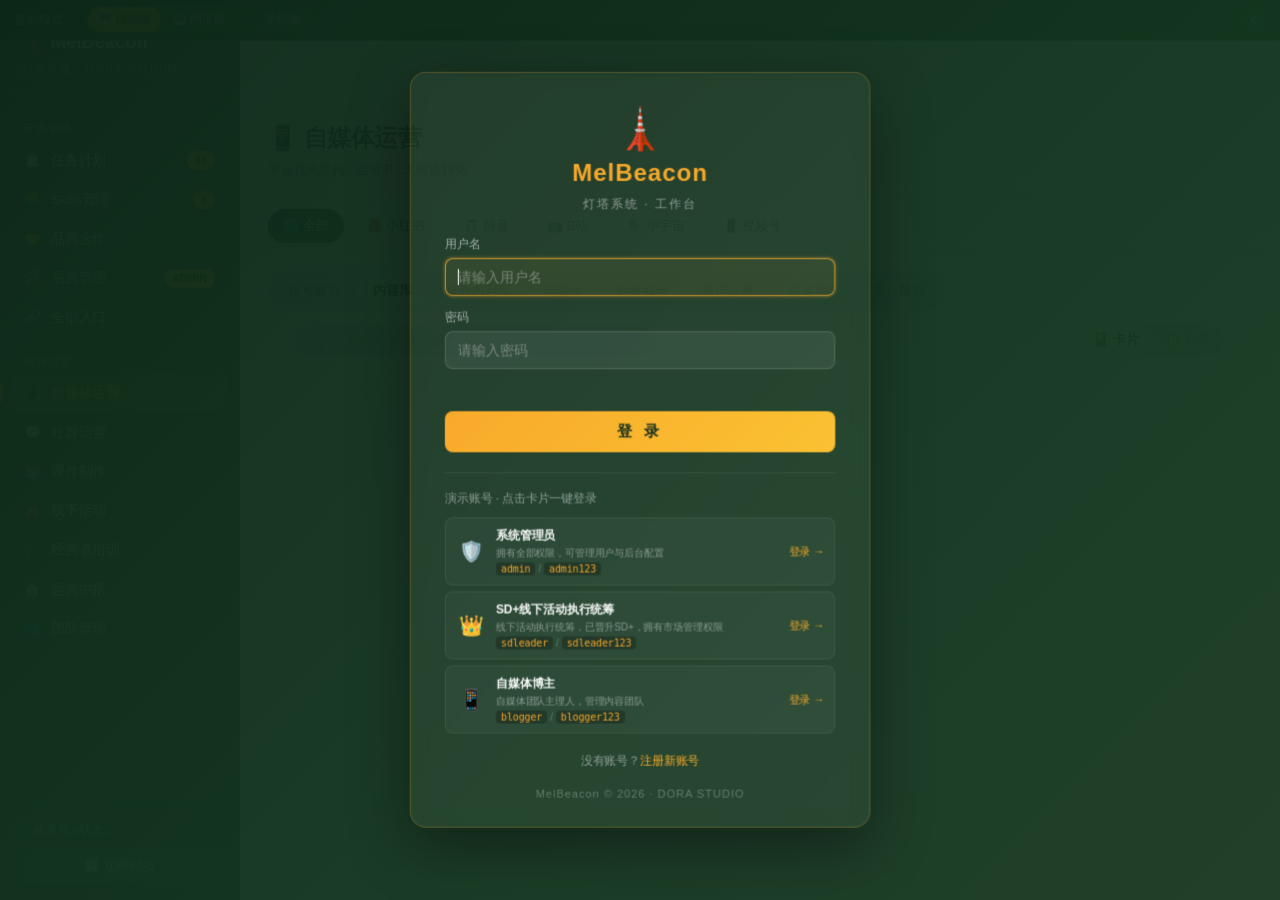
<file: index.html>
<!DOCTYPE html>
<html lang="zh-CN">
<head>
  <meta charset="UTF-8">
  <meta name="viewport" content="width=device-width, initial-scale=1.0">
  <title>MelBeacon 灯塔系统 · 工作台</title>
  <meta http-equiv="refresh" content="0; url=./工作台/index.html">
  <style>
    * { box-sizing: border-box; margin: 0; padding: 0; }
    body {
      min-height: 100vh;
      display: flex;
      align-items: center;
      justify-content: center;
      font-family: -apple-system, BlinkMacSystemFont, 'SF Pro Display', 'PingFang SC', sans-serif;
      background: linear-gradient(135deg, #0D2818 0%, #1A3A24 100%);
      color: #fff;
    }
    .box { text-align: center; padding: 40px; }
    .logo { font-size: 56px; margin-bottom: 20px; }
    .title { font-size: 22px; font-weight: 600; margin-bottom: 12px; color: #F9A825; }
    .sub { font-size: 14px; opacity: 0.75; margin-bottom: 28px; }
    .btn {
      display: inline-block;
      padding: 12px 28px;
      border-radius: 999px;
      background: #F9A825;
      color: #0D2818;
      text-decoration: none;
      font-weight: 600;
      font-size: 14px;
      transition: transform 0.2s ease, box-shadow 0.2s ease;
      box-shadow: 0 6px 24px rgba(249,168,37,0.35);
    }
    .btn:hover { transform: translateY(-2px); box-shadow: 0 10px 28px rgba(249,168,37,0.5); }
    .dot {
      display: inline-block;
      width: 8px; height: 8px;
      border-radius: 50%;
      background: #F9A825;
      margin: 0 4px;
      animation: blink 1.2s infinite both;
    }
    .dot:nth-child(2) { animation-delay: 0.15s; }
    .dot:nth-child(3) { animation-delay: 0.3s; }
    @keyframes blink {
      0%, 80%, 100% { opacity: 0.25; transform: scale(0.9); }
      40% { opacity: 1; transform: scale(1.1); }
    }
  </style>
</head>
<body>
  <div class="box">
    <div class="logo">🗼</div>
    <div class="title">MelBeacon 灯塔系统</div>
    <div class="sub">正在进入工作台<span class="dot"></span><span class="dot"></span><span class="dot"></span></div>
    <a class="btn" href="./工作台/index.html">立即进入 →</a>
  </div>
</body>
</html>
</file>
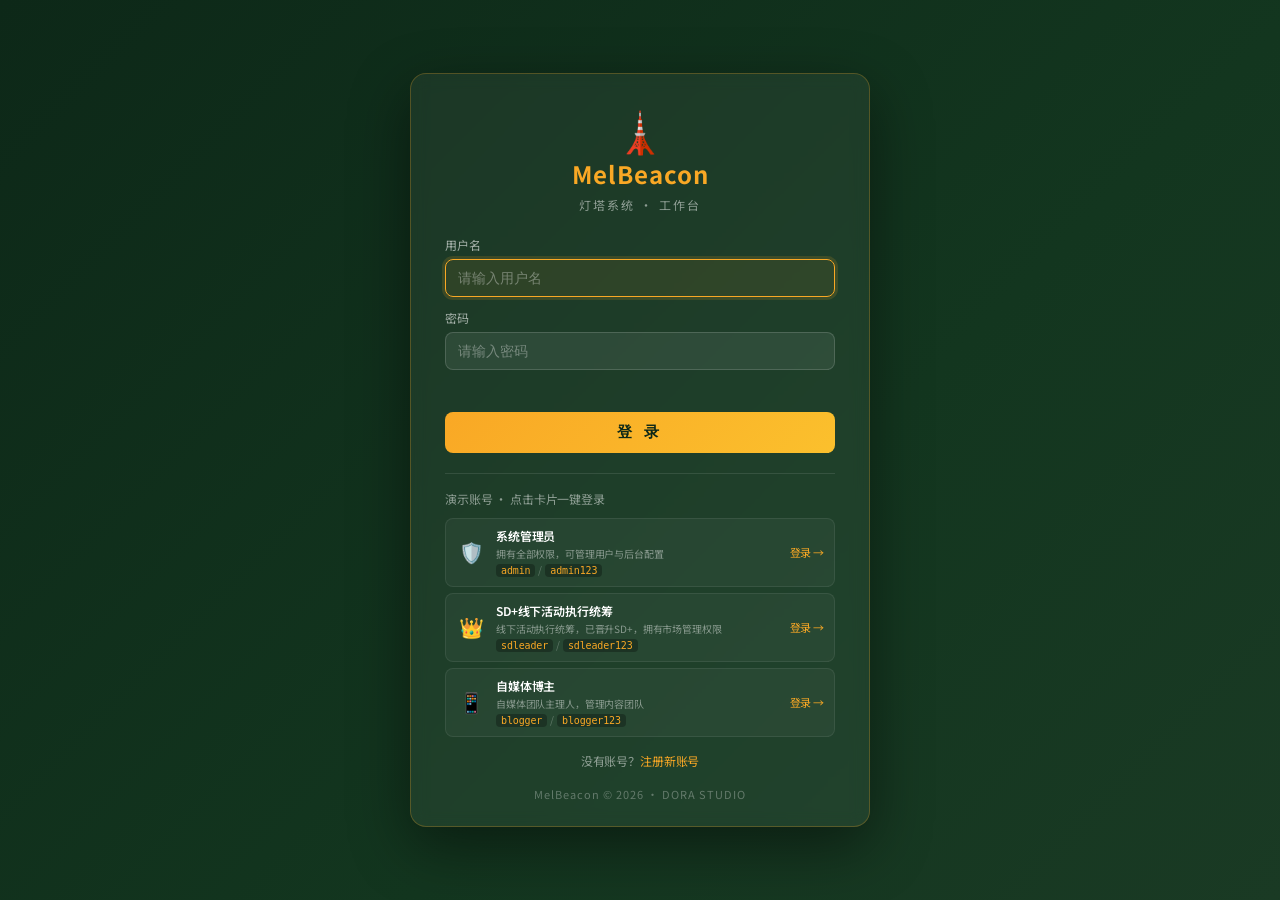
<file: 工作台/index.html>
<!DOCTYPE html>
<html lang="zh-CN">
<head>
  <meta charset="UTF-8">
  <meta name="viewport" content="width=device-width, initial-scale=1.0, maximum-scale=1.0, user-scalable=no, viewport-fit=cover">
  <meta name="apple-mobile-web-app-capable" content="yes">
  <meta name="apple-mobile-web-app-status-bar-style" content="black-translucent">
  <meta name="format-detection" content="telephone=no">
  <title>MelBeacon 灯塔系统 · 工作台</title>
  <link rel="stylesheet" href="css/style.css?v=20260730-v51">
  <link href="https://fonts.googleapis.com/css2?family=Noto+Sans+SC:wght@400;500;600;700&display=swap" rel="stylesheet">
</head>
<body>
  <!-- 论坛风格切换条：网页版 / 手机版（顶部悬浮，全局可见） -->
  <div class="view-switcher" id="view-switcher">
    <div class="view-switcher-inner">
      <span class="view-switcher-label">显示模式：</span>
      <div class="view-switcher-btns">
        <button class="view-switch-btn" data-viewmode="auto" id="vm-auto">🖥️ 自适应</button>
        <button class="view-switch-btn" data-viewmode="desktop" id="vm-desktop">💻 网页版</button>
        <button class="view-switch-btn" data-viewmode="mobile" id="vm-mobile">📱 手机版</button>
      </div>
    </div>
    <button class="view-switcher-close" id="view-switcher-close" aria-label="关闭">×</button>
  </div>

  <!-- 移动端汉堡按钮（V4.2 第三阶段新增） -->
  <button class="menu-toggle" id="menu-toggle" aria-label="切换侧边栏">☰</button>
  <!-- 移动端遮罩层 -->
  <div class="sidebar-overlay" id="sidebar-overlay"></div>

  <div class="app-layout">
    <!-- ========== 侧边栏 ========== -->
    <aside class="sidebar" id="sidebar">
      <div class="sidebar-logo">
        <h1>🗼 MelBeacon</h1>
        <p>灯塔系统 · DORA STUDIO</p>
      </div>
      <nav class="sidebar-nav">
        <div class="nav-group">
          <div class="nav-group-title">开发管理</div>
          <div id="nav-dev"></div>
        </div>
        <div class="nav-group">
          <div class="nav-group-title">内容运营</div>
          <div id="nav-ops"></div>
        </div>
      </nav>
      <div class="sidebar-footer">
        <div class="sync-status">
          <span class="sync-dot" id="sync-dot"></span>
          <span id="sync-status-text">检查同步状态...</span>
        </div>
        <button class="sync-btn" id="sync-btn">🔄 立即同步</button>
      </div>
    </aside>

    <!-- ========== 主内容区 ========== -->
    <main class="main-content">

      <!-- ====== 标签页1：自媒体运营 ====== -->
      <section id="content-tab-social" class="tab-content active">
        <div class="page-header">
          <h2>📱 自媒体运营</h2>
          <p>平台优先架构 · 全域IP · 无痕迹转化</p>
        </div>
        <!-- 平台选择栏 -->
        <div class="platform-bar" id="social-platform-bar"></div>
        <!-- 子标签栏 -->
        <div class="sub-tabs" data-tab="tab-social">
          <div class="sub-tab" data-subtab="social-overview">账号概览</div>
          <div class="sub-tab active" data-subtab="social-content">内容库</div>
          <div class="sub-tab" data-subtab="social-viral">爆款内容库</div>
          <div class="sub-tab" data-subtab="social-topics">选题库</div>
          <div class="sub-tab" data-subtab="social-benchmark">对标账号</div>
          <div class="sub-tab" data-subtab="social-diagnostic">数据诊断</div>
          <div class="sub-tab" data-subtab="social-heat">赛道热度</div>
          <div class="sub-tab" data-subtab="social-rules">平台规则</div>
        </div>

        <!-- 子内容：账号概览 -->
        <div id="social-overview" class="sub-content scroll-container"></div>

        <!-- 子内容：内容库 -->
        <div id="social-content" class="sub-content active scroll-container">
          <!-- 工具栏 -->
          <div class="toolbar">
            <div class="search-box">
              <span class="search-icon">🔍</span>
              <input type="text" placeholder="搜索内容标题、标签...">
            </div>
            <div class="toolbar-actions">
              <div class="view-toggle">
                <button class="active" data-view="card">🎴 卡片</button>
                <button data-view="list">📋 列表</button>
              </div>
            </div>
          </div>
          <!-- 筛选区 -->
          <div class="filter-area" id="social-filters"></div>
          <!-- 快捷操作区 -->
          <div class="quick-actions" id="social-actions"></div>
          <!-- 卡片网格 -->
          <div id="social-content-cards"></div>
        </div>

        <!-- 子内容：爆款内容库 -->
        <div id="social-viral" class="sub-content scroll-container"></div>

        <!-- 子内容：选题库 -->
        <div id="social-topics" class="sub-content scroll-container"></div>

        <!-- 子内容：对标账号 -->
        <div id="social-benchmark" class="sub-content scroll-container"></div>

        <!-- 子内容：数据诊断 -->
        <div id="social-diagnostic" class="sub-content scroll-container"></div>

        <!-- 子内容：赛道热度（V4.2 第三阶段新增） -->
        <div id="social-heat" class="sub-content scroll-container"></div>

        <!-- 子内容：平台规则 -->
        <div id="social-rules" class="sub-content scroll-container"></div>
      </section>

      <!-- ====== 标签页2：社群运营 ====== -->
      <section id="content-tab-community" class="tab-content">
        <div class="page-header">
          <h2>💬 社群运营</h2>
          <p>推送日历为核心 · 社群漏斗 · L1→L2→L3 全链路</p>
        </div>
        <!-- 子标签栏 -->
        <div class="sub-tabs" data-tab="tab-community">
          <div class="sub-tab active" data-subtab="comm-calendar">推送日历 ⭐</div>
          <div class="sub-tab" data-subtab="comm-manage">社群管理</div>
          <div class="sub-tab" data-subtab="comm-onboarding">新人引导</div>
          <div class="sub-tab" data-subtab="comm-follow">消费跟进</div>
          <div class="sub-tab" data-subtab="comm-funnel">转化漏斗</div>
          <div class="sub-tab" data-subtab="comm-arch">架构设计</div>
        </div>

        <!-- 工具栏（推送日历的快捷操作） -->
        <div class="toolbar">
          <div class="search-box">
            <span class="search-icon">🔍</span>
            <input type="text" placeholder="搜索社群、推送内容...">
          </div>
          <div class="toolbar-actions">
            <button class="secondary-action-btn" onclick="App.showToast('已复制提示词到剪贴板')">🏗️ 设计社群架构</button>
            <button class="secondary-action-btn" onclick="App.showToast('已复制提示词到剪贴板')">💬 写社群话术</button>
            <button class="secondary-action-btn" onclick="App.showToast('已复制提示词到剪贴板')">📋 设计新训练营</button>
            <button class="secondary-action-btn" onclick="App.showToast('已复制提示词到剪贴板')">🔄 设计转化流程</button>
            <button class="secondary-action-btn" onclick="App.showToast('已复制提示词到剪贴板')">📊 查看转化漏斗</button>
          </div>
        </div>

        <!-- 快捷操作主操作 -->
        <div class="quick-actions">
          <div class="primary-action">
            <div class="primary-action-info">
              <h4>📅 生成今日推送日历</h4>
              <p>为所有社群自动生成今日推送内容，基于内容库+话术模板智能匹配</p>
            </div>
            <button class="primary-action-go" onclick="App.showToast('已复制推送日历生成提示词到剪贴板')">一键生成 →</button>
          </div>
        </div>

        <!-- 子内容：推送日历 -->
        <div id="comm-calendar" class="sub-content active scroll-container"></div>

        <!-- 子内容：社群管理 -->
        <div id="comm-manage" class="sub-content scroll-container"></div>

        <!-- 子内容：新人引导 -->
        <div id="comm-onboarding" class="sub-content scroll-container"></div>

        <!-- 子内容：消费跟进 -->
        <div id="comm-follow" class="sub-content scroll-container"></div>

        <!-- 子内容：转化漏斗 -->
        <div id="comm-funnel" class="sub-content scroll-container"></div>

        <!-- 子内容：架构设计 -->
        <div id="comm-arch" class="sub-content scroll-container"></div>
      </section>

      <!-- ====== 标签页3：课件制作 ====== -->
      <section id="content-tab-courseware" class="tab-content">
        <div class="page-header">
          <h2>📚 课件制作</h2>
          <p>课件策略与生产 · 评估→大纲→脚本→素材</p>
        </div>
        <div class="sub-tabs" data-tab="tab-courseware">
          <div class="sub-tab active" data-subtab="cw-library">课件库 <span class="tab-badge">23</span></div>
          <div class="sub-tab" data-subtab="cw-framework">培训框架 <span class="tab-badge">8</span></div>
          <div class="sub-tab" data-subtab="cw-script">短视频脚本 <span class="tab-badge">15</span></div>
          <div class="sub-tab" data-subtab="cw-outline">PPT大纲 <span class="tab-badge">12</span></div>
          <div class="sub-tab" data-subtab="cw-fulltext">逐字稿 <span class="tab-badge">18</span></div>
          <div class="sub-tab" data-subtab="cw-materials">素材库 <span class="tab-badge">156</span></div>
        </div>

        <!-- 工具栏 -->
        <div class="toolbar">
          <div class="search-box">
            <span class="search-icon">🔍</span>
            <input type="text" placeholder="搜索课件...">
          </div>
          <div class="toolbar-actions">
            <div class="view-toggle">
              <button class="active" data-view="card">🎴 卡片</button>
              <button data-view="list">📋 列表</button>
            </div>
          </div>
        </div>

        <!-- 快捷操作区 -->
        <div class="quick-actions">
          <div class="primary-action">
            <div class="primary-action-info">
              <h4>📋 评估旧课件</h4>
              <p>上传旧课件，AI自动评估质量并生成优化建议</p>
            </div>
            <button class="primary-action-go" onclick="App.showToast('已复制评估提示词到剪贴板')">开始评估 →</button>
          </div>
          <div class="secondary-actions">
            <button class="secondary-action-btn" onclick="App.showToast('已复制提示词到剪贴板')">📐 制作PPT大纲</button>
            <button class="secondary-action-btn" onclick="App.showToast('已复制提示词到剪贴板')">✍️ 写逐字稿</button>
            <button class="secondary-action-btn" onclick="App.showToast('已复制提示词到剪贴板')">🎬 生成短视频脚本</button>
          </div>
        </div>

        <!-- 子内容：课件库 -->
        <div id="cw-library" class="sub-content active scroll-container">
          <div class="filter-area" id="cw-filters"></div>
          <div id="cw-library-cards"></div>
        </div>

        <!-- 子内容：培训框架 -->
        <div id="cw-framework" class="sub-content scroll-container"></div>
        <!-- 子内容：短视频脚本 -->
        <div id="cw-script" class="sub-content scroll-container"></div>
        <!-- 子内容：PPT大纲 -->
        <div id="cw-outline" class="sub-content scroll-container"></div>
        <!-- 子内容：逐字稿 -->
        <div id="cw-fulltext" class="sub-content scroll-container"></div>
        <!-- 子内容：素材库 -->
        <div id="cw-materials" class="sub-content scroll-container"></div>
      </section>

      <!-- ====== 标签页4：线下活动 ====== -->
      <section id="content-tab-offline" class="tab-content">
        <div class="page-header">
          <h2>🎪 线下活动</h2>
          <p>沙龙讲座 · 体验馆运营 · 社区公益 · 活动复盘</p>
        </div>
        <div class="sub-tabs" data-tab="tab-offline">
          <div class="sub-tab active" data-subtab="offline-calendar">活动日历 <span class="tab-badge">4</span></div>
          <div class="sub-tab" data-subtab="offline-salon">沙龙讲座 <span class="tab-badge">12</span></div>
          <div class="sub-tab" data-subtab="offline-exp">体验馆运营 <span class="tab-badge">1</span></div>
          <div class="sub-tab" data-subtab="offline-community">社区公益 <span class="tab-badge">3</span></div>
          <div class="sub-tab" data-subtab="offline-materials">物料清单 <span class="tab-badge">8</span></div>
          <div class="sub-tab" data-subtab="offline-review">活动复盘 <span class="tab-badge">6</span></div>
        </div>

        <!-- 工具栏 -->
        <div class="toolbar">
          <div class="search-box">
            <span class="search-icon">🔍</span>
            <input type="text" placeholder="搜索活动...">
          </div>
          <div class="toolbar-actions">
            <div class="view-toggle">
              <button class="active" data-view="card">🎴 卡片</button>
              <button data-view="list">📋 列表</button>
            </div>
          </div>
        </div>

        <!-- 快捷操作区 -->
        <div class="quick-actions">
          <div class="primary-action">
            <div class="primary-action-info">
              <h4>🎪 策划新活动</h4>
              <p>选择活动类型 → AI生成完整活动方案（含流程/物料/话术）</p>
            </div>
            <button class="primary-action-go" onclick="App.showToast('已复制活动策划提示词到剪贴板')">开始策划 →</button>
          </div>
          <div class="secondary-actions">
            <button class="secondary-action-btn" onclick="App.showToast('已复制提示词到剪贴板')">📋 生成执行SOP</button>
            <button class="secondary-action-btn" onclick="App.showToast('已复制提示词到剪贴板')">🎤 写主持稿</button>
            <button class="secondary-action-btn" onclick="App.showToast('已复制提示词到剪贴板')">📊 做活动复盘</button>
          </div>
        </div>

        <!-- 子内容：活动日历 -->
        <div id="offline-calendar" class="sub-content active scroll-container">
          <div class="filter-area" id="offline-filters"></div>
          <div id="offline-calendar-cards"></div>
        </div>

        <!-- 子内容：沙龙讲座 -->
        <div id="offline-salon" class="sub-content scroll-container"></div>
        <!-- 子内容：体验馆运营 -->
        <div id="offline-exp" class="sub-content scroll-container"></div>
        <!-- 子内容：社区公益 -->
        <div id="offline-community" class="sub-content scroll-container"></div>
        <!-- 子内容：物料清单 -->
        <div id="offline-materials" class="sub-content scroll-container"></div>
        <!-- 子内容：活动复盘 -->
        <div id="offline-review" class="sub-content scroll-container"></div>
      </section>

      <!-- ====== 标签页5：经营者培训 ====== -->
      <section id="content-tab-training" class="tab-content">
        <div class="page-header">
          <h2>🎓 经营者培训</h2>
          <p>D→D3→D5→D8→SD→ED→ND→CD→PD · 46阶晋升路径</p>
        </div>
        <div class="sub-tabs" data-tab="tab-training">
          <div class="sub-tab active" data-subtab="training-mine">我的培训 <span class="tab-badge">12</span></div>
          <div class="sub-tab" data-subtab="training-exam">考核管理 <span class="tab-badge">12</span></div>
          <div class="sub-tab" data-subtab="training-calendar">培训日历 <span class="tab-badge">4</span></div>
          <div class="sub-tab" data-subtab="training-activity">团队活动 <span class="tab-badge">3</span></div>
          <div class="sub-tab" data-subtab="training-courseware">课件设计 <span class="tab-badge admin-only">管理</span></div>
        </div>

        <!-- 工具栏 -->
        <div class="toolbar">
          <div class="search-box">
            <span class="search-icon">🔍</span>
            <input type="text" placeholder="搜索我的培训、课程...">
          </div>
          <div class="toolbar-actions">
            <div class="view-toggle">
              <button class="active" data-view="card">🎴 卡片</button>
              <button data-view="list">📋 列表</button>
            </div>
          </div>
        </div>

        <!-- 快捷操作区（仅课件管理员/管理员可见，由Auth.applyPermissions控制显示） -->
        <div class="quick-actions" id="training-admin-actions" data-auth-ability="canDesignCourse">
          <div class="primary-action">
            <div class="primary-action-info">
              <h4>🎓 设计分级课程</h4>
              <p>为不同阶衔的经营者设计专属培训课程与考核体系</p>
            </div>
            <button class="primary-action-go" onclick="App.showToast('已复制课程设计提示词到剪贴板')">开始设计 →</button>
          </div>
          <div class="secondary-actions">
            <button class="secondary-action-btn" onclick="App.showToast('已复制提示词到剪贴板')">📝 出考核试卷</button>
            <button class="secondary-action-btn" onclick="App.showToast('已复制提示词到剪贴板')">🎤 写培训讲稿</button>
            <button class="secondary-action-btn" onclick="App.showToast('已复制提示词到剪贴板')">📐 管理培训框架</button>
          </div>
        </div>

        <!-- 子内容：我的培训 -->
        <div id="training-mine" class="sub-content active scroll-container">
          <div class="filter-area" id="train-filters"></div>
          <div id="training-mine-cards"></div>
        </div>

        <!-- 子内容：课程进度 -->
        <div id="training-progress" class="sub-content scroll-container"></div>

        <!-- 子内容：考核管理 -->
        <div id="training-exam" class="sub-content scroll-container"></div>
        <!-- 子内容：培训日历 -->
        <div id="training-calendar" class="sub-content scroll-container"></div>
        <!-- 子内容：团队活动 -->
        <div id="training-activity" class="sub-content scroll-container"></div>
        <!-- 子内容：课件设计（仅课件管理员/管理员可见） -->
        <div id="training-courseware" class="sub-content scroll-container"></div>
      </section>

      <!-- ====== 标签页6：运营中枢 ====== -->
      <section id="content-tab-hub" class="tab-content">
        <div class="page-header">
          <h2>🏠 运营中枢</h2>
          <p id="hub-dashboard-subtitle">角色专属看板 · 自动化任务 · 月度复盘 · 合规中心</p>
        </div>
        <div class="sub-tabs" data-tab="tab-hub">
          <div class="sub-tab active" data-subtab="hub-dashboard">角色专属看板</div>
          <div class="sub-tab" data-subtab="hub-automation">自动化任务 <span class="tab-badge">21</span></div>
          <div class="sub-tab" data-subtab="hub-traffic">流量分配 <span class="tab-badge">300</span></div>
          <div class="sub-tab" data-subtab="hub-promotion">晋升追踪 <span class="tab-badge">8</span></div>
          <div class="sub-tab" data-subtab="hub-reviews">月度复盘 <span class="tab-badge">4</span></div>
          <div class="sub-tab" data-subtab="hub-delegation">委托管理 <span class="tab-badge">5</span></div>
          <div class="sub-tab" data-subtab="hub-compliance">合规中心 <span class="tab-badge">2</span></div>
          <div class="sub-tab" data-subtab="hub-knowledge">知识库 <span class="tab-badge">156</span></div>
          <div class="sub-tab" data-subtab="hub-settings">系统设置</div>
        </div>

        <!-- 工具栏 -->
        <div class="toolbar">
          <div class="search-box">
            <span class="search-icon">🔍</span>
            <input type="text" placeholder="搜索任务、报告...">
          </div>
          <div class="toolbar-actions">
            <button class="secondary-action-btn" onclick="App.showToast('已复制周报生成提示词到剪贴板')">📊 生成周报</button>
            <button class="secondary-action-btn" onclick="App.showToast('已复制月度复盘提示词到剪贴板')">📅 月度复盘</button>
            <button class="secondary-action-btn" onclick="App.showToast('已复制战略推演提示词到剪贴板')">🎯 战略推演</button>
            <button class="secondary-action-btn" onclick="App.showToast('已复制合规审查提示词到剪贴板')">✅ 合规审查</button>
          </div>
        </div>

        <!-- 子内容：角色专属看板 -->
        <div id="hub-dashboard" class="sub-content active scroll-container"></div>

        <!-- 子内容：自动化任务 -->
        <div id="hub-automation" class="sub-content scroll-container"></div>

        <!-- 子内容：流量分配 -->
        <div id="hub-traffic" class="sub-content scroll-container"></div>

        <!-- 子内容：晋升追踪（从培训模块移入） -->
        <div id="hub-promotion" class="sub-content scroll-container"></div>

        <!-- 子内容：月度复盘 -->
        <div id="hub-reviews" class="sub-content scroll-container"></div>

        <!-- 子内容：委托管理（V4.2 第二阶段新增） -->
        <div id="hub-delegation" class="sub-content scroll-container"></div>

        <!-- 子内容：合规中心 -->
        <div id="hub-compliance" class="sub-content scroll-container"></div>

        <!-- 子内容：知识库 -->
        <div id="hub-knowledge" class="sub-content scroll-container"></div>

        <!-- 子内容：系统设置 -->
        <div id="hub-settings" class="sub-content scroll-container"></div>
      </section>

  <!-- ====== 标签页：团队管理（独立标签页，源头/SD+/管理员可见） ====== -->
      <section id="content-tab-team" class="tab-content">
        <div class="page-header">
          <h2>👥 团队管理</h2>
          <p id="team-subtitle">团队全局视图 · 市场树 · 成长追踪 · 成员管理</p>
        </div>
        <div class="sub-tabs" data-tab="tab-team">
          <div class="sub-tab active" data-subtab="team-overview">团队概览</div>
          <div class="sub-tab" data-subtab="team-members">成员管理</div>
          <div class="sub-tab" data-subtab="team-growth">成长追踪</div>
          <div class="sub-tab" data-subtab="team-traffic">团队流量</div>
          <div class="sub-tab" data-subtab="team-market">市场视图</div>
        </div>

        <!-- 工具栏 -->
        <div class="toolbar">
          <div class="search-box">
            <span class="search-icon">🔍</span>
            <input type="text" placeholder="搜索团队、成员...">
          </div>
          <div class="toolbar-actions">
            <button class="secondary-action-btn" id="team-btn-add-member" style="display:none">➕ 添加成员</button>
            <button class="secondary-action-btn" id="team-btn-export" style="display:none">📥 导出报告</button>
          </div>
        </div>

        <!-- 子内容：团队概览 -->
        <div id="team-overview" class="sub-content active scroll-container"></div>

        <!-- 子内容：成员管理 -->
        <div id="team-members" class="sub-content scroll-container"></div>

        <!-- 子内容：成长追踪 -->
        <div id="team-growth" class="sub-content scroll-container"></div>

        <!-- 子内容：团队流量 -->
        <div id="team-traffic" class="sub-content scroll-container"></div>

        <!-- 子内容：市场视图（SD+/管理员） -->
        <div id="team-market" class="sub-content scroll-container"></div>
      </section>

  <!-- ====== 开发管理标签页 ====== -->

  <!-- 标签页7：任务计划 -->
  <section id="content-tab-tasks" class="tab-content">
    <div class="page-header">
      <h2>📋 任务计划</h2>
      <p>全局任务追踪 · 甘特图 · 优先级管理</p>
    </div>
    <div class="sub-tabs" data-tab="tab-tasks">
      <div class="sub-tab active" data-subtab="tasks-today">今日任务 <span class="tab-badge">12</span></div>
      <div class="sub-tab" data-subtab="tasks-week">本周任务 <span class="tab-badge">31</span></div>
      <div class="sub-tab" data-subtab="tasks-gantt">甘特图</div>
    </div>
    <div class="toolbar">
      <div class="search-box">
        <span class="search-icon">🔍</span>
        <input type="text" placeholder="搜索任务...">
      </div>
      <div class="toolbar-actions">
        <button class="secondary-action-btn" onclick="App.showToast('已复制任务创建提示词')">➕ 新建任务</button>
      </div>
    </div>
    <div id="tasks-today" class="sub-content active scroll-container"></div>
    <div id="tasks-week" class="sub-content scroll-container"></div>
    <div id="tasks-gantt" class="sub-content scroll-container"></div>
  </section>

  <!-- 标签页8：Skills管理 -->
  <section id="content-tab-skills" class="tab-content">
    <div class="page-header">
      <h2>🧩 Skills管理</h2>
      <p>AI能力管理 · 技能配置 · 提示词模板</p>
    </div>
    <div class="sub-tabs" data-tab="tab-skills">
      <div class="sub-tab active" data-subtab="skills-list">技能列表 <span class="tab-badge">6</span></div>
      <div class="sub-tab" data-subtab="skills-prompts">提示词模板</div>
      <div class="sub-tab" data-subtab="skills-config">配置管理</div>
    </div>
    <div class="toolbar">
      <div class="search-box">
        <span class="search-icon">🔍</span>
        <input type="text" placeholder="搜索技能...">
      </div>
      <div class="toolbar-actions">
        <button class="secondary-action-btn" onclick="App.showToast('已复制技能创建提示词')">➕ 新建技能</button>
      </div>
    </div>
    <div id="skills-list" class="sub-content active scroll-container"></div>
    <div id="skills-prompts" class="sub-content scroll-container"></div>
    <div id="skills-config" class="sub-content scroll-container"></div>
  </section>

  <!-- 标签页9：品牌合作 -->
  <section id="content-tab-brand" class="tab-content">
    <div class="page-header">
      <h2>🤝 品牌合作</h2>
      <p>KOL合作 · 品牌资源 · 招商管理</p>
    </div>
    <div class="sub-tabs" data-tab="tab-brand">
      <div class="sub-tab active" data-subtab="brand-kol">KOL管理</div>
      <div class="sub-tab" data-subtab="brand-assets">品牌素材</div>
      <div class="sub-tab" data-subtab="brand-proposal">招商合作</div>
    </div>
    <div class="toolbar">
      <div class="search-box">
        <span class="search-icon">🔍</span>
        <input type="text" placeholder="搜索合作...">
      </div>
    </div>
    <div id="brand-kol" class="sub-content active scroll-container"></div>
    <div id="brand-assets" class="sub-content scroll-container"></div>
    <div id="brand-proposal" class="sub-content scroll-container"></div>
  </section>

  <!-- 标签页10：后台管理 -->
  <section id="content-tab-admin" class="tab-content">
    <div class="page-header">
      <h2>🛠️ 后台管理 <span class="nav-badge">ADMIN</span></h2>
      <p>用户管理 · 权限配置 · 系统设置</p>
    </div>
    <div class="sub-tabs" data-tab="tab-admin">
      <div class="sub-tab active" data-subtab="admin-users">用户管理 <span class="tab-badge">6</span></div>
      <div class="sub-tab" data-subtab="admin-roles">权限配置</div>
      <div class="sub-tab" data-subtab="admin-settings">系统设置</div>
    </div>
    <div class="toolbar">
      <div class="search-box">
        <span class="search-icon">🔍</span>
        <input type="text" placeholder="搜索用户...">
      </div>
      <div class="toolbar-actions">
        <button class="secondary-action-btn" onclick="App.showToast('已复制用户创建提示词')">➕ 新建用户</button>
      </div>
    </div>
    <div id="admin-users" class="sub-content active scroll-container"></div>
    <div id="admin-roles" class="sub-content scroll-container"></div>
    <div id="admin-settings" class="sub-content scroll-container"></div>
  </section>

  <!-- ====== 标签页11：全部入口 ====== -->
  <section id="content-tab-all" class="tab-content">
    <div class="page-header">
      <h2>🔗 全部入口</h2>
      <p>所有模块快捷导航 · 一览全局</p>
    </div>
    <div id="all-entry-grid" class="scroll-container resp-section"></div>
  </section>

    </main>
  </div>

  <!-- 引入脚本（auth.js必须在app.js之前加载） -->
  <script src="js/data.js?v=20260730-v49"></script>
  <script src="js/filters.js?v=20260730-v49"></script>
  <script src="js/auth.js?v=20260730-v49"></script>
  <script src="js/app.js?v=20260730-v55"></script>
</body>
</html>
</file>
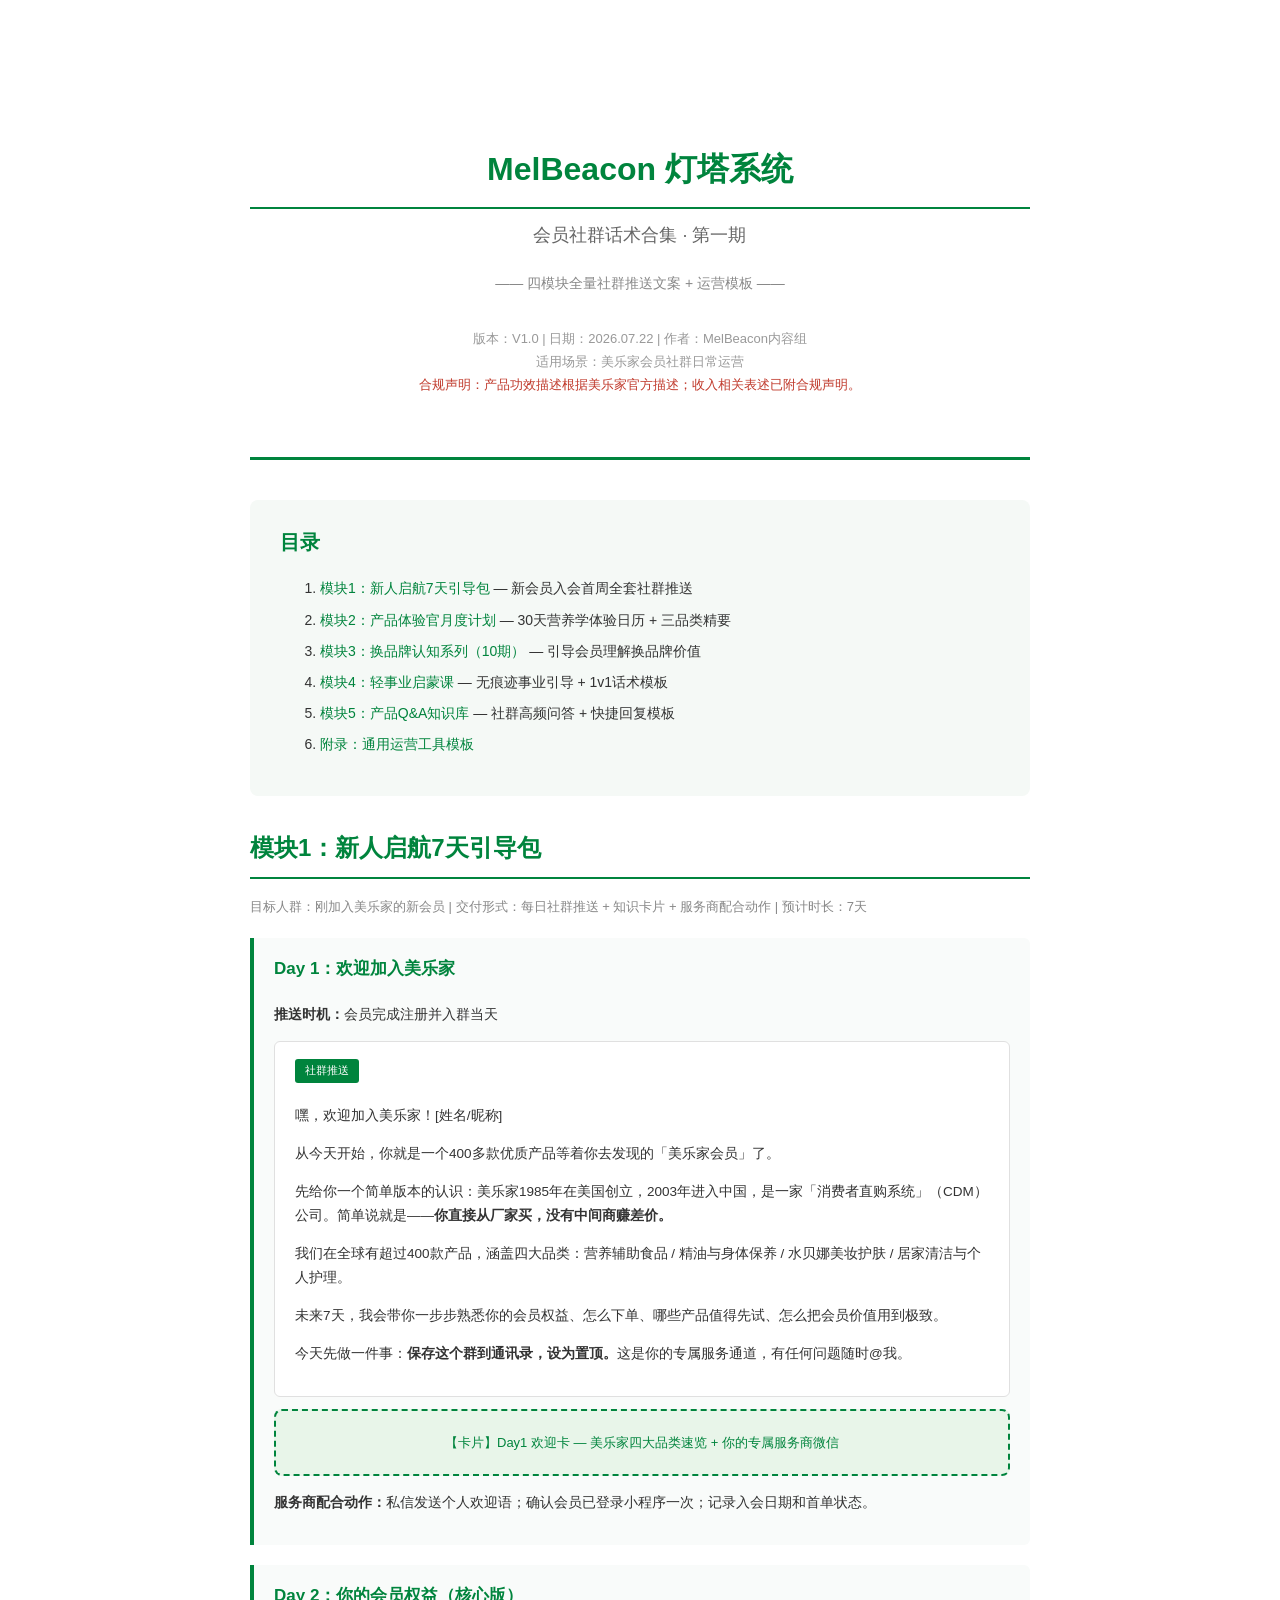
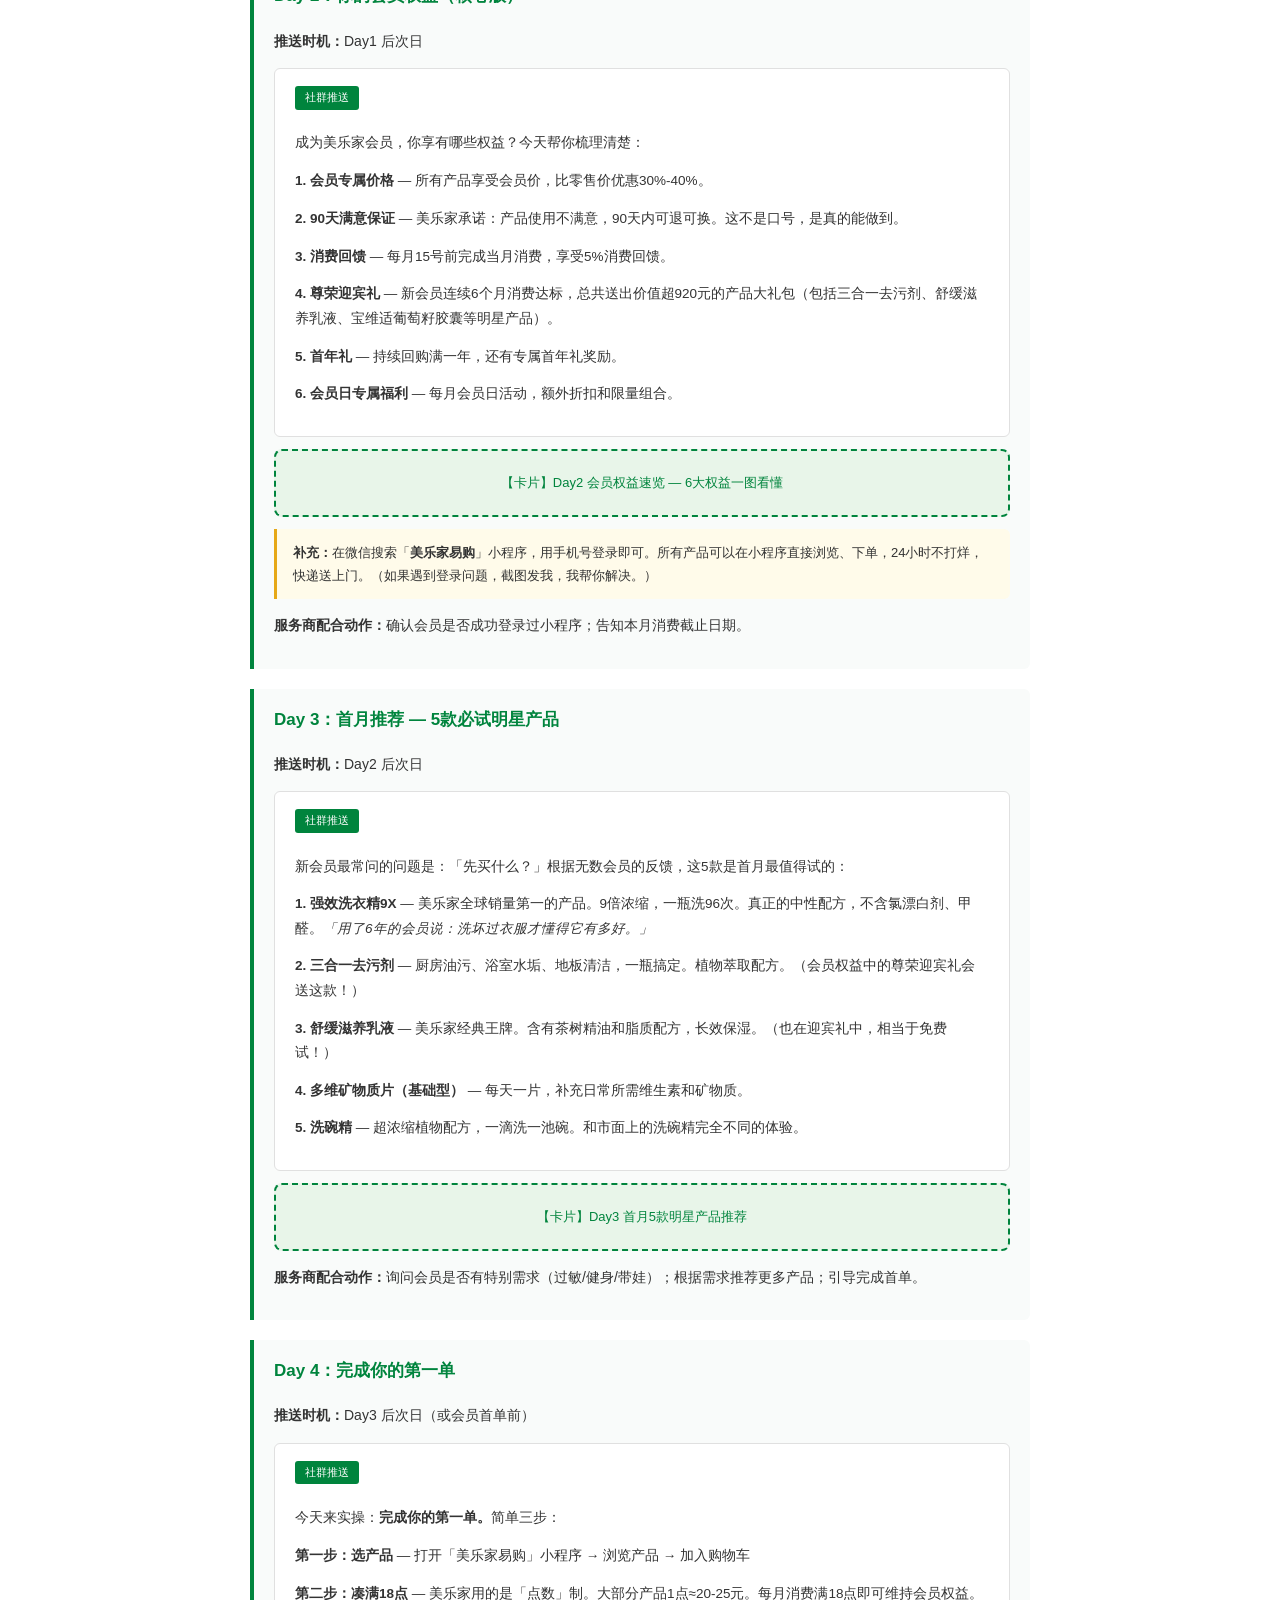
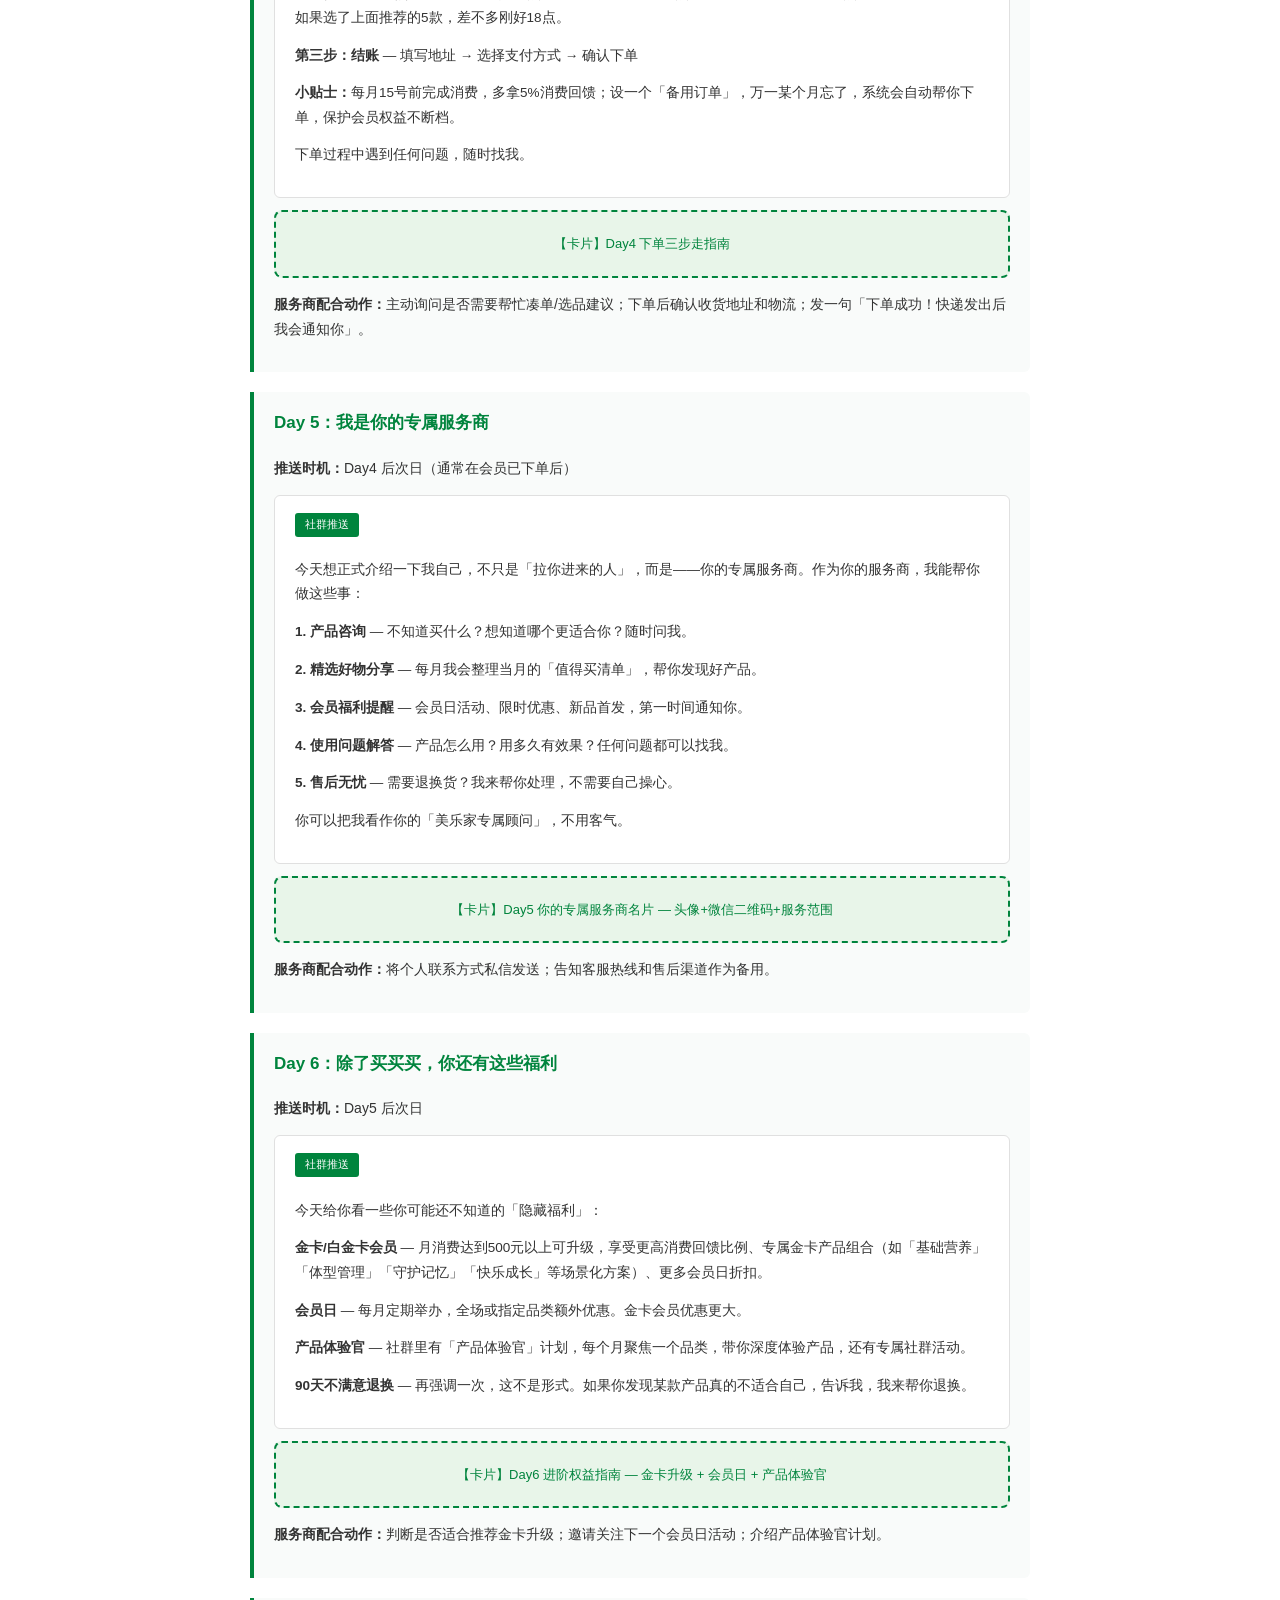
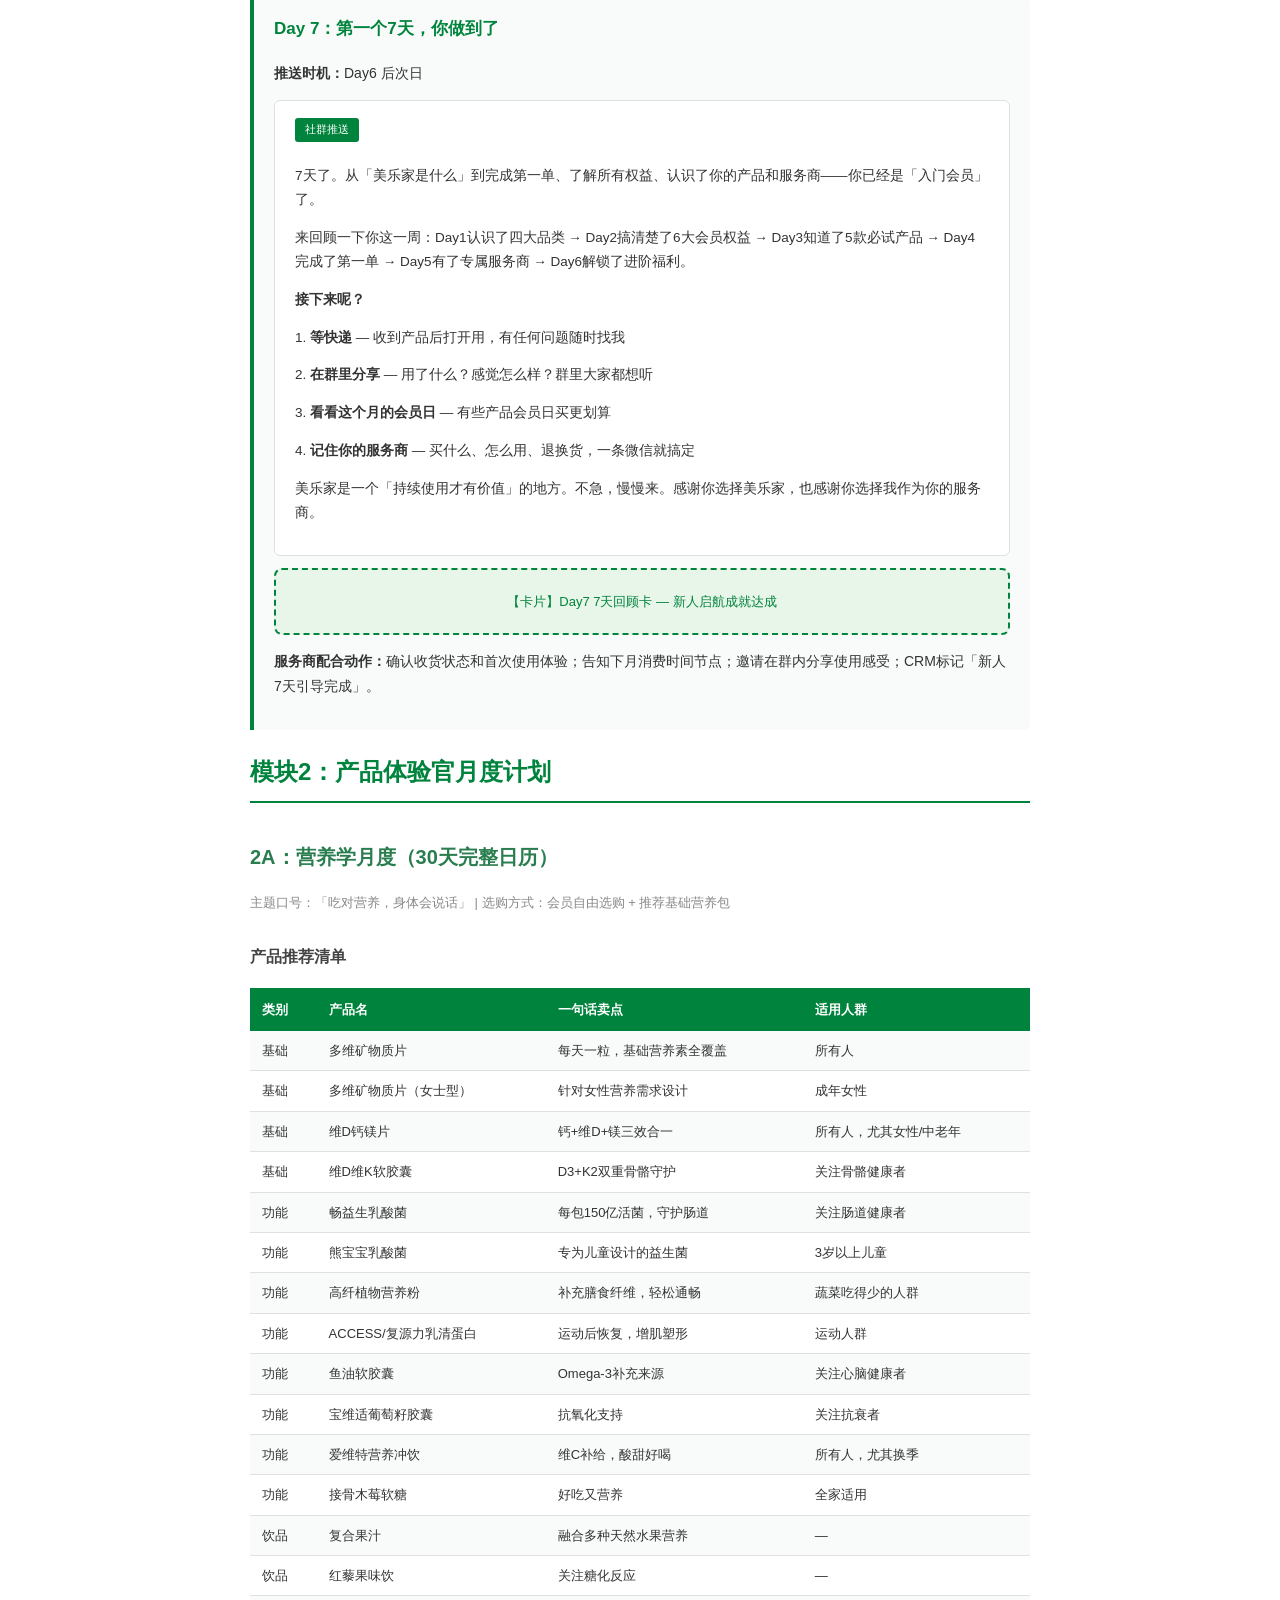
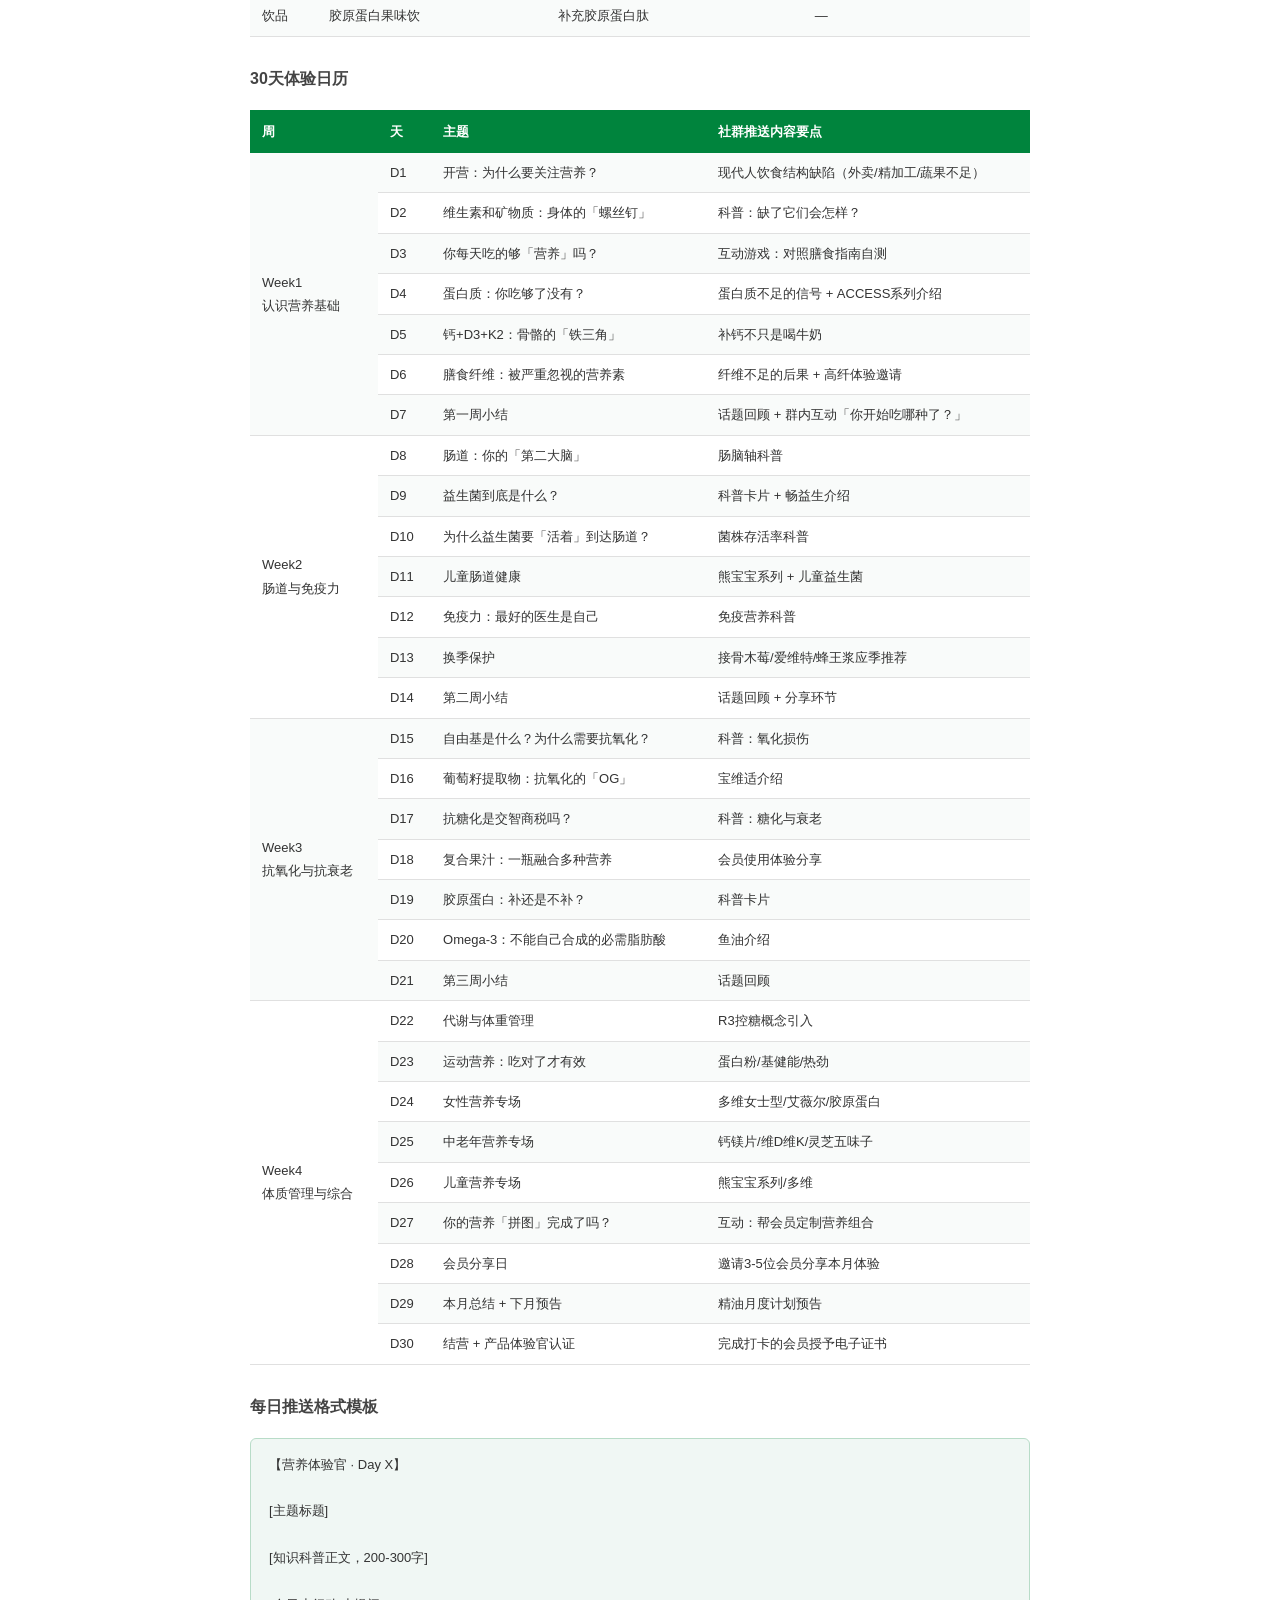
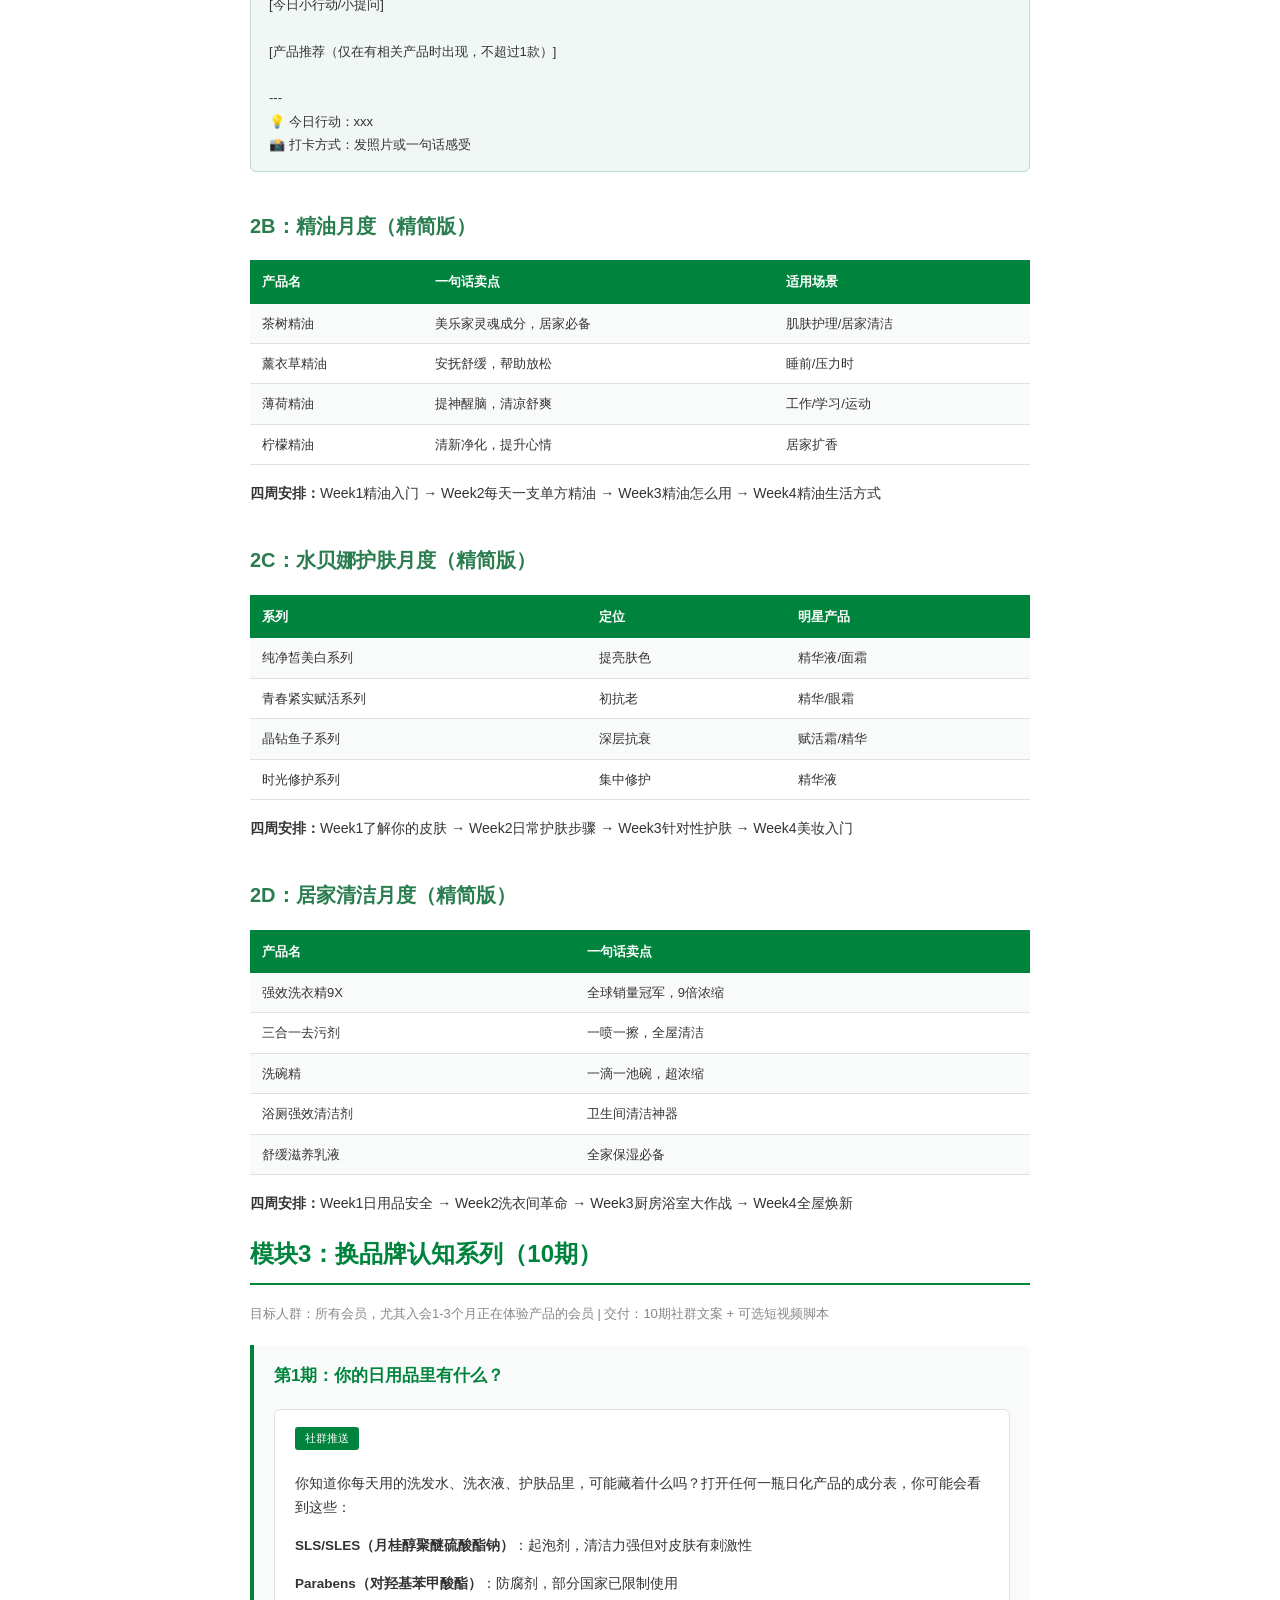
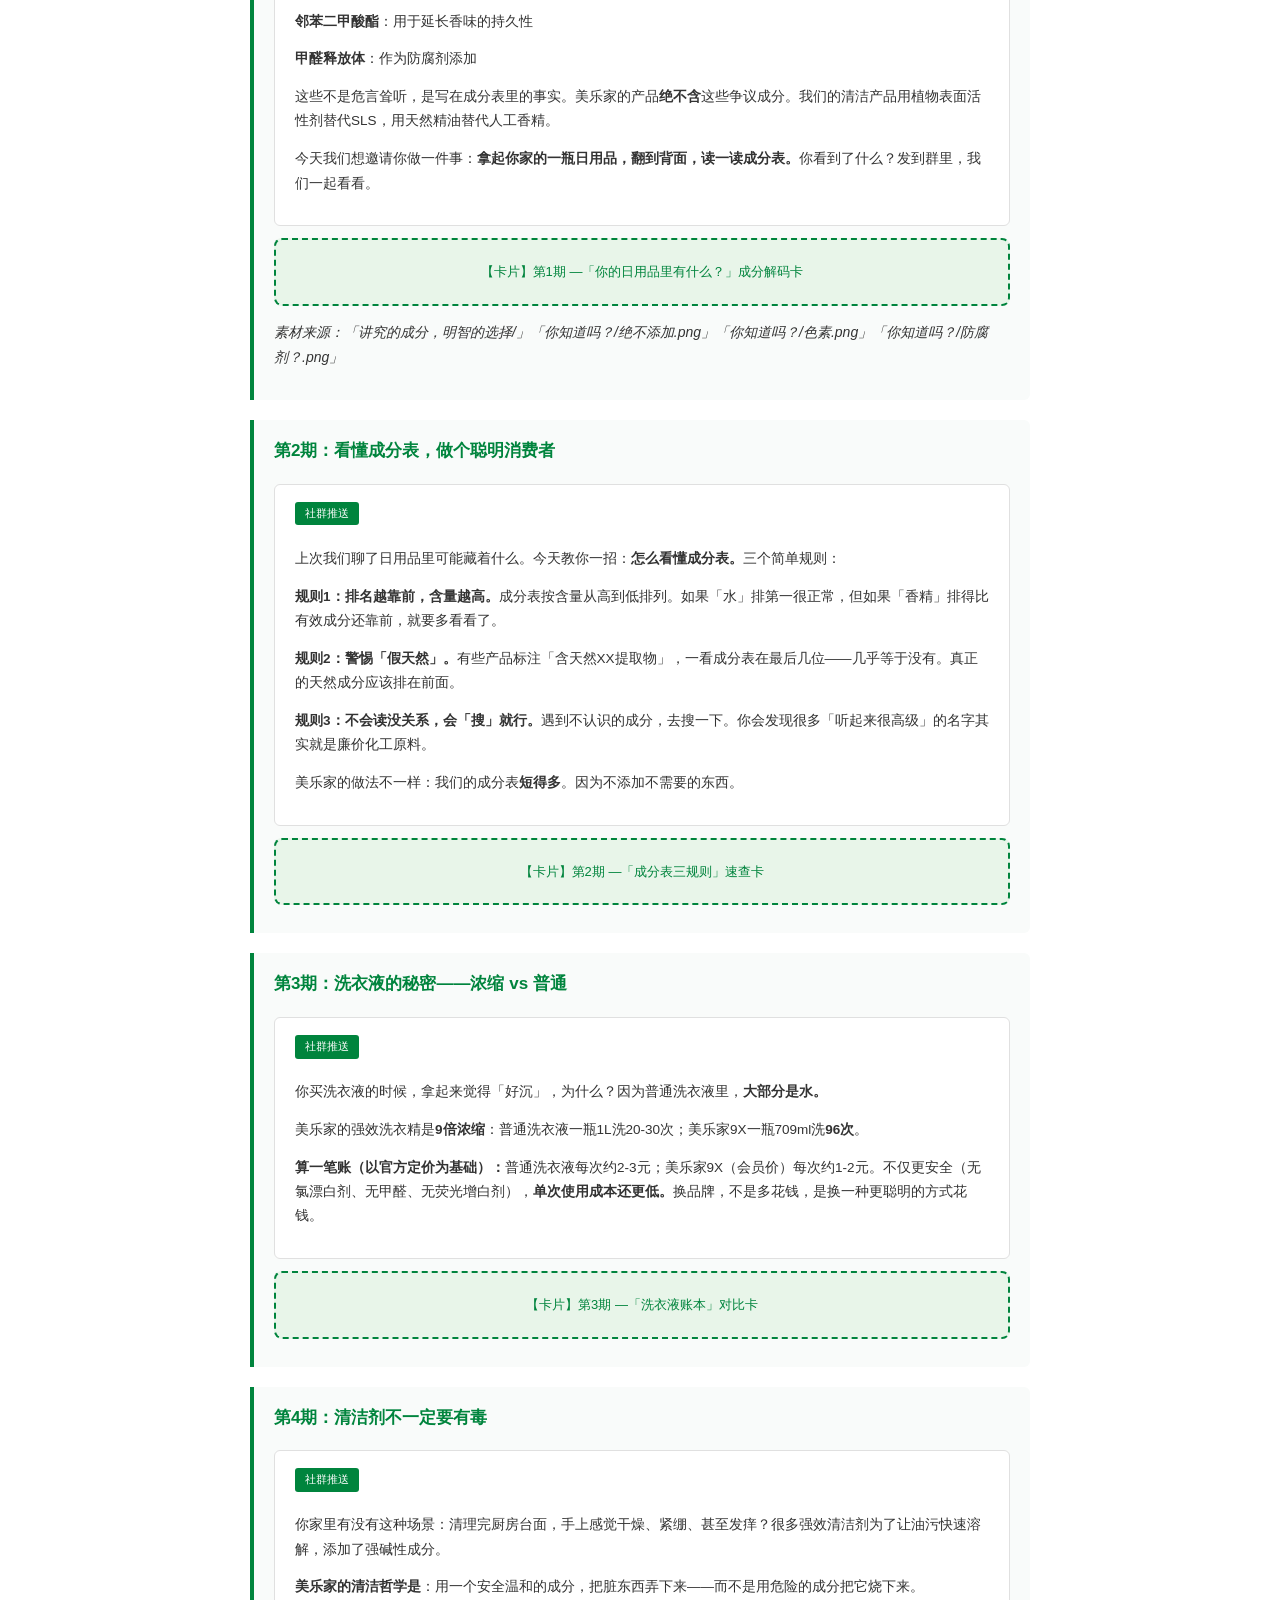
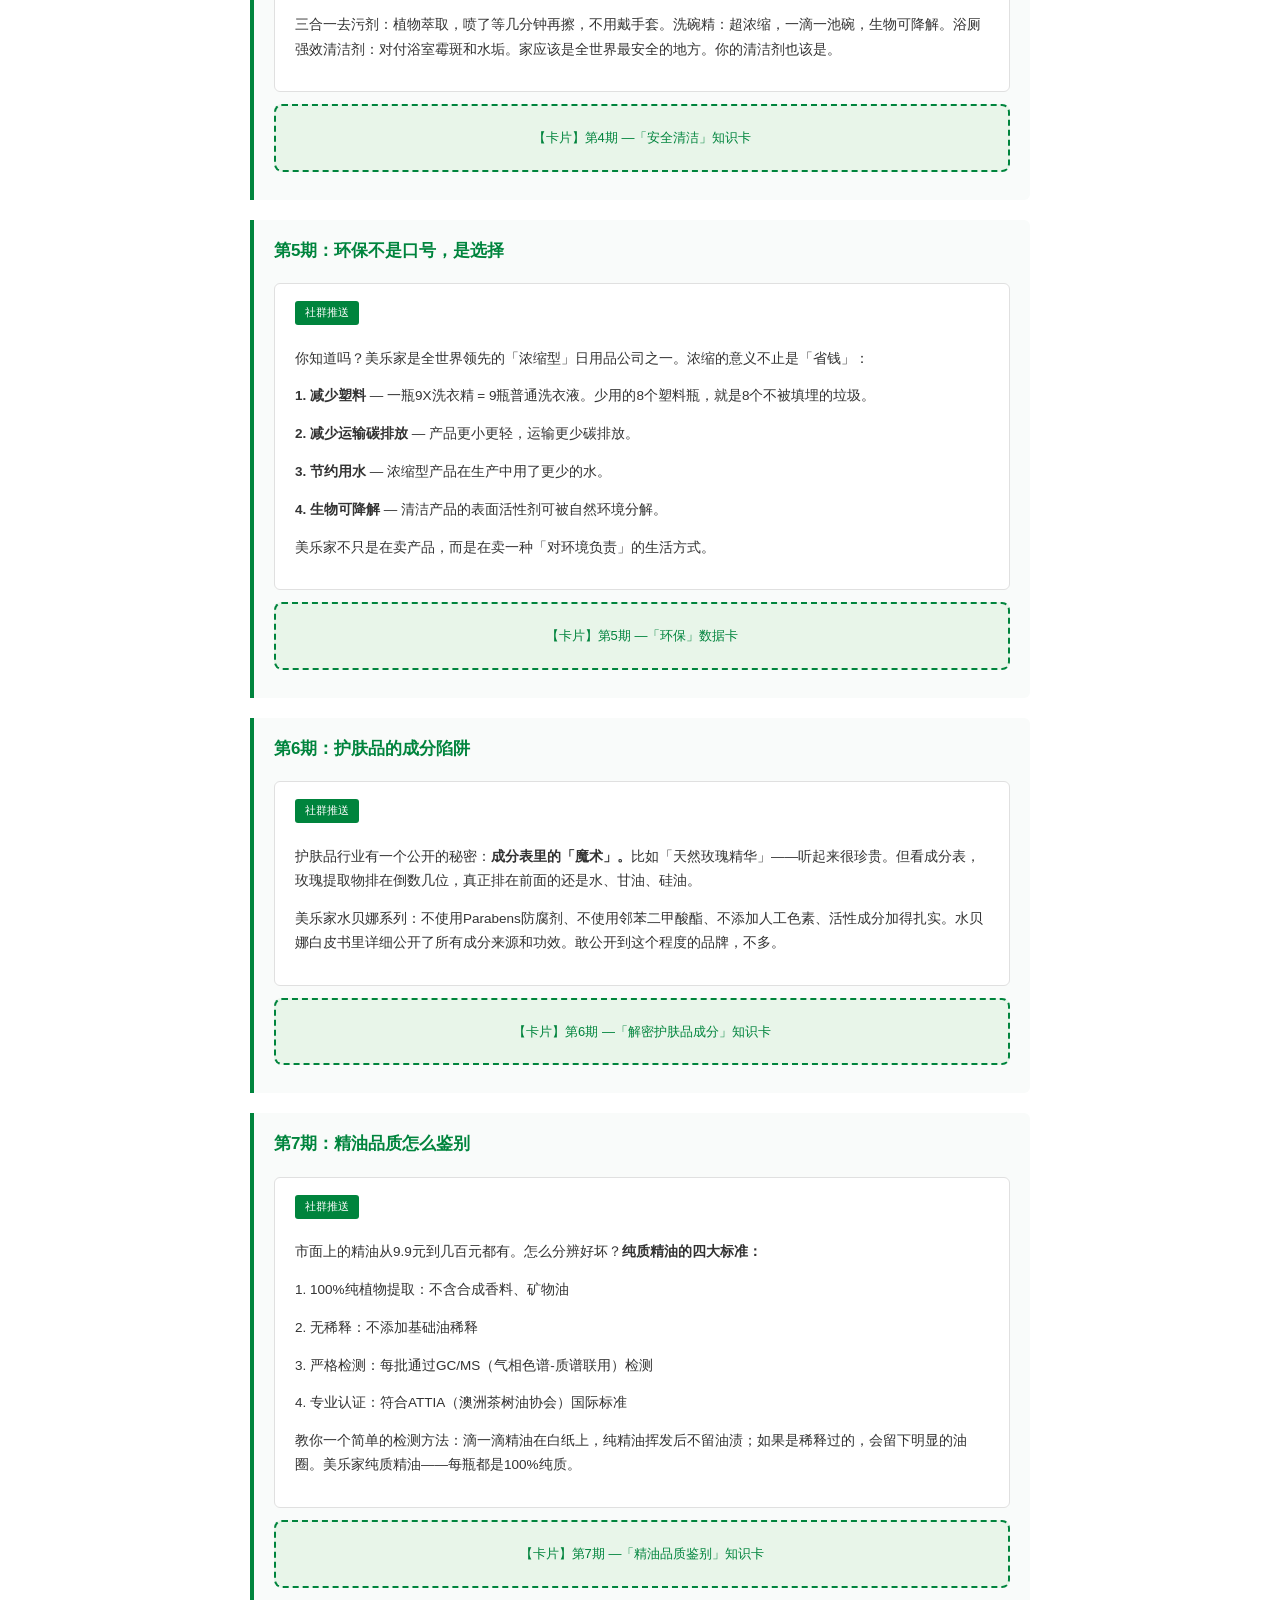
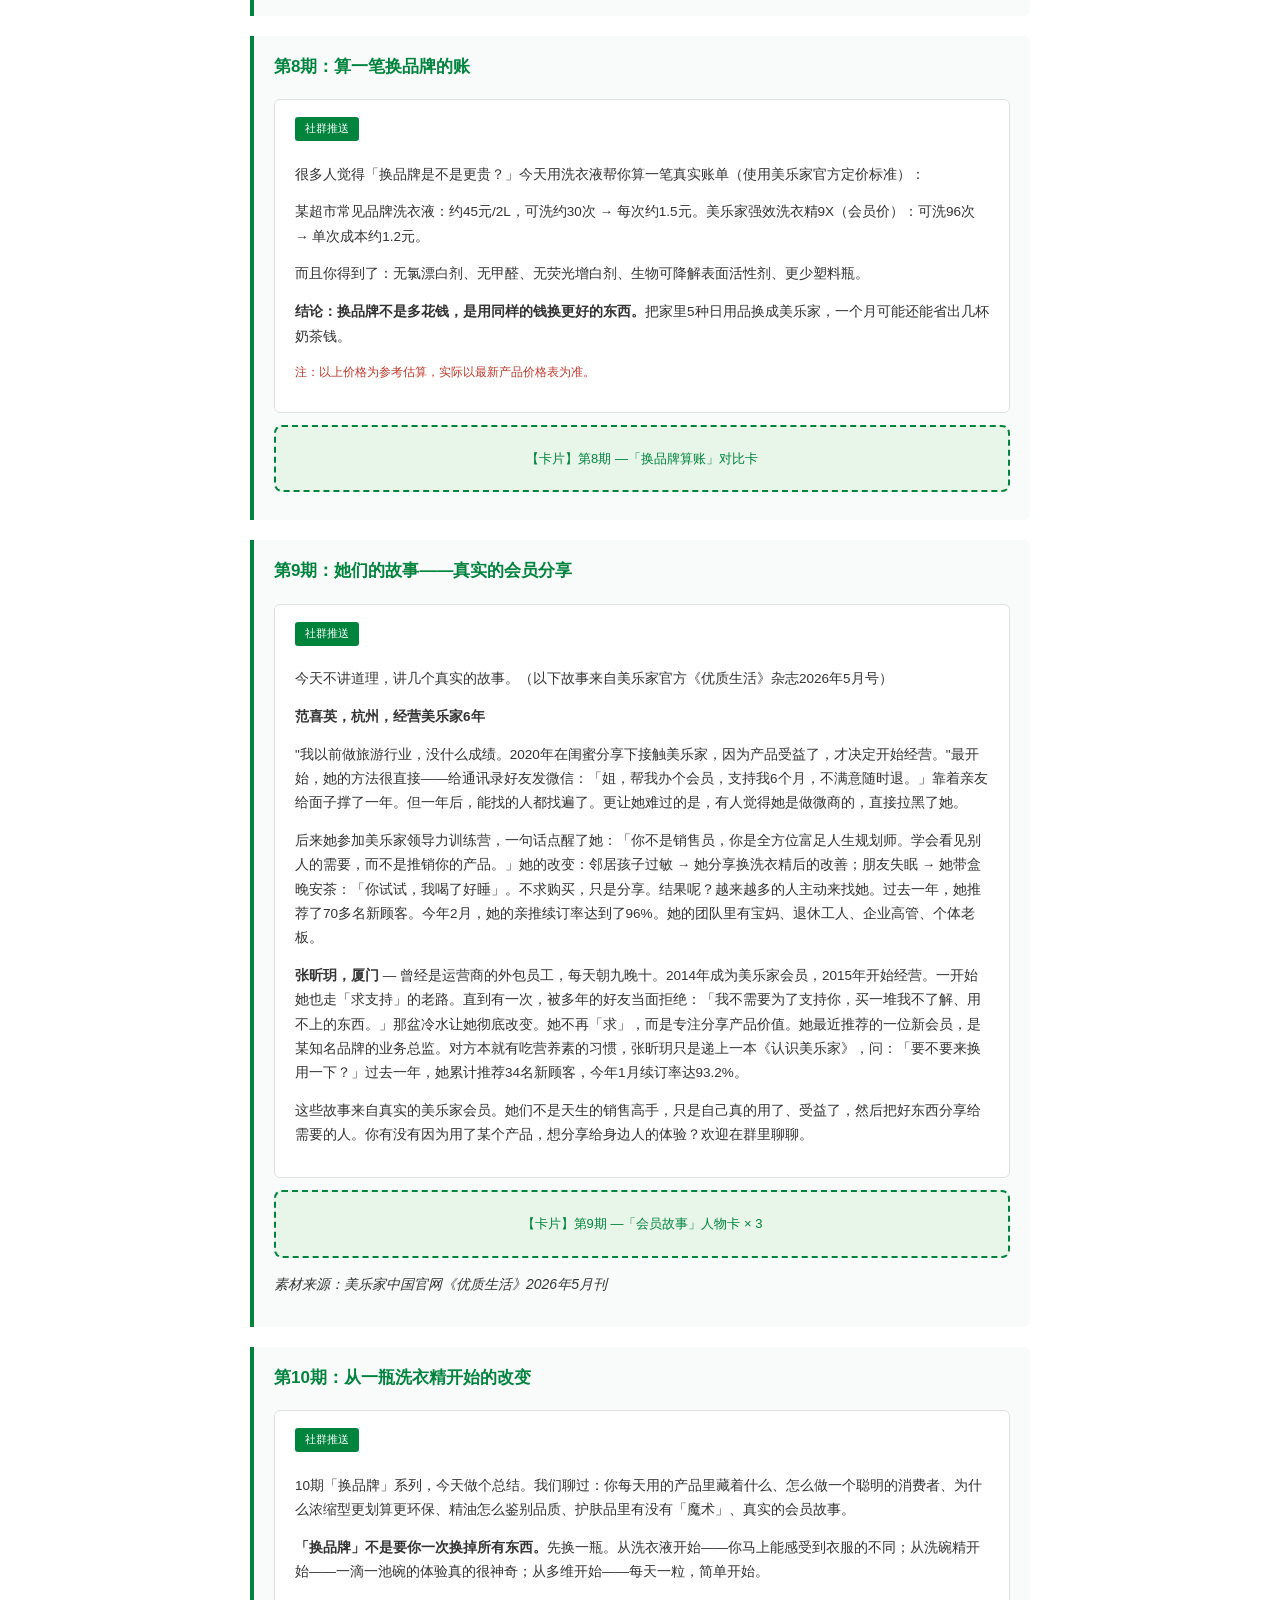
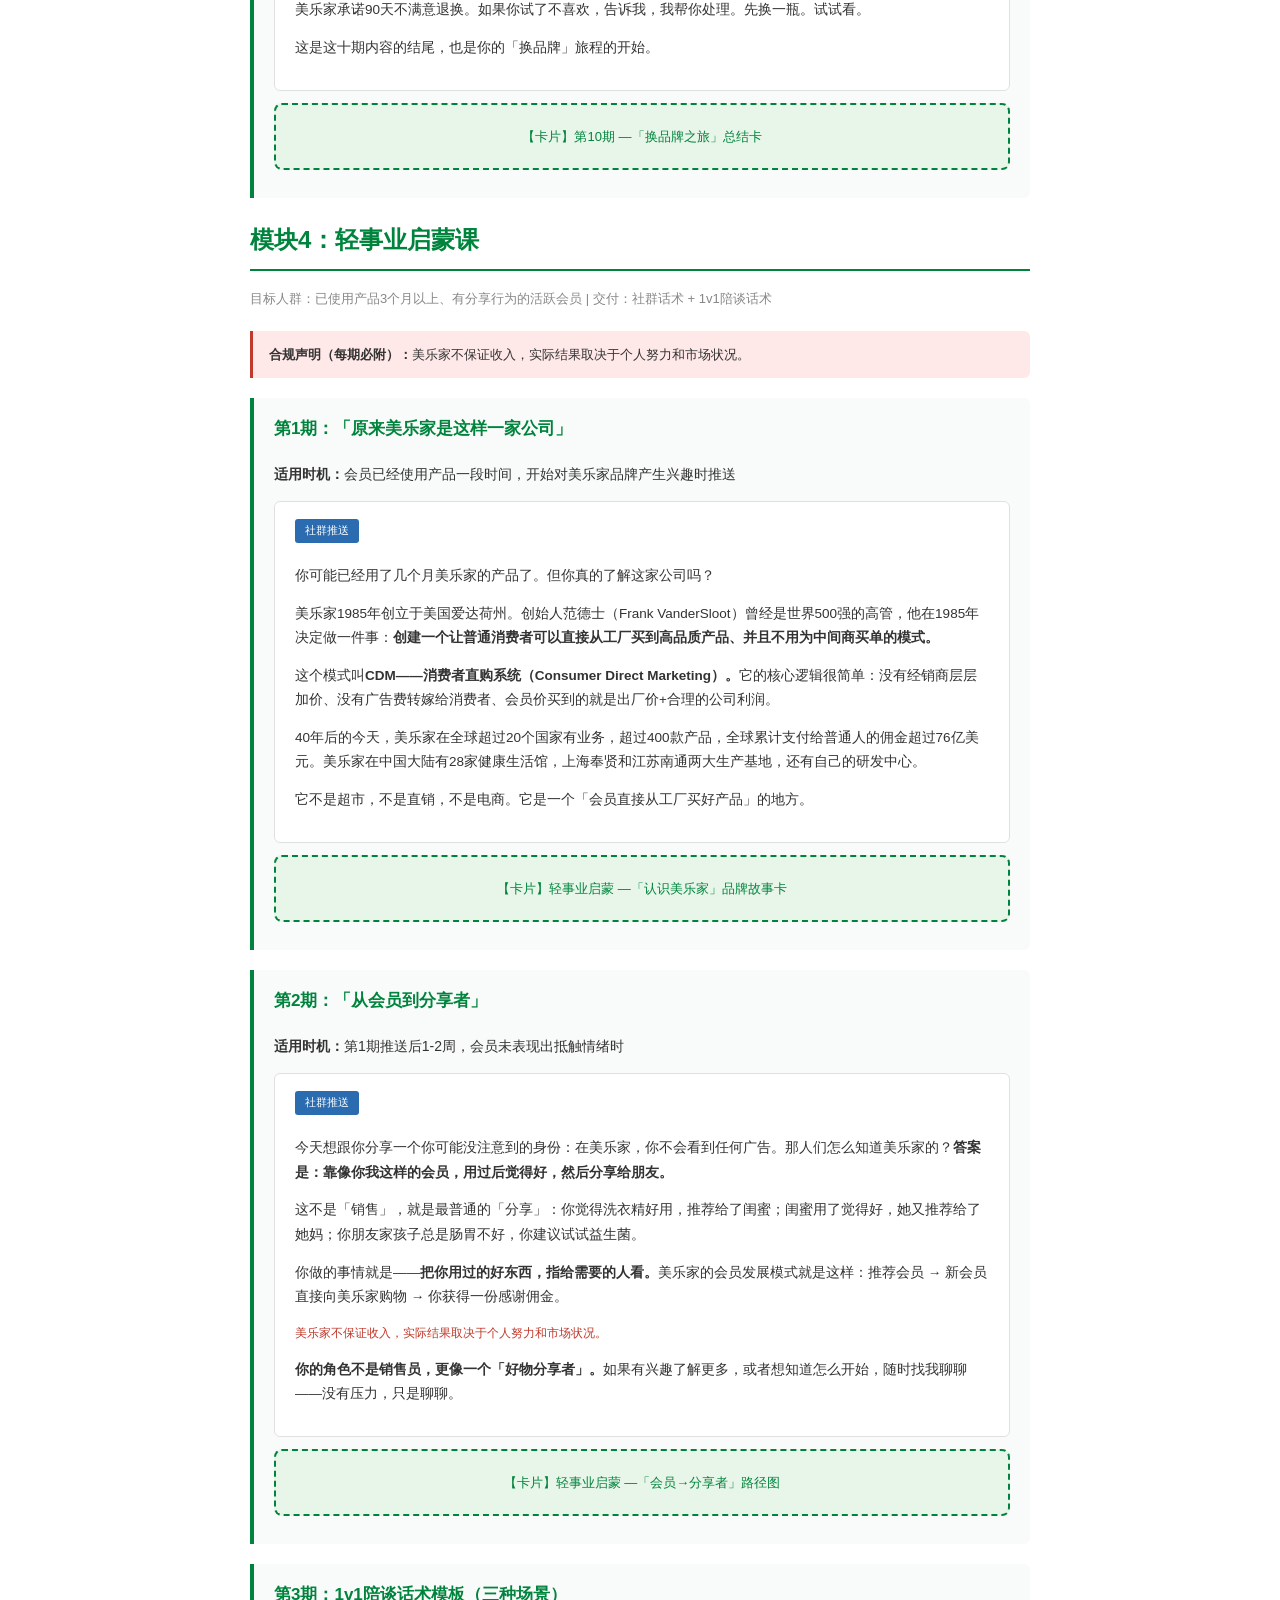
<file: L2_会员运营/社群运营工具/会员社群话术合集_V1.0.html>
<!DOCTYPE html>
<html lang="zh-CN">
<head>
<meta charset="UTF-8">
<title>MelBeacon灯塔系统 · 会员社群话术合集 V1.0</title>
<style>
  @page { size: A4; margin: 2cm; }
  body { font-family: "Microsoft YaHei", "苹方", "PingFang SC", sans-serif; font-size: 14px; line-height: 1.8; color: #333; max-width: 780px; margin: 0 auto; padding: 40px 20px; }
  .cover { text-align: center; padding: 80px 0 60px; border-bottom: 3px solid #00843D; margin-bottom: 40px; }
  .cover h1 { color: #00843D; font-size: 32px; margin-bottom: 10px; }
  .cover .subtitle { color: #666; font-size: 18px; }
  .cover .meta { color: #999; font-size: 13px; margin-top: 30px; }
  .toc { background: #f5f9f6; padding: 24px 30px; border-radius: 8px; margin: 30px 0; page-break-after: always; }
  .toc h2 { color: #00843D; margin-top: 0; }
  .toc a { color: #00843D; text-decoration: none; }
  .toc ul { padding-left: 20px; }
  .toc li { margin: 6px 0; }
  h1 { color: #00843D; font-size: 24px; border-bottom: 2px solid #00843D; padding-bottom: 8px; page-break-before: always; }
  h2 { color: #2a7d4f; font-size: 20px; margin-top: 36px; }
  h3 { color: #444; font-size: 16px; margin-top: 28px; }
  .day-block { background: #f9fbfa; border-left: 4px solid #00843D; padding: 16px 20px; margin: 20px 0; border-radius: 0 6px 6px 0; }
  .day-block h3 { color: #00843D; margin-top: 0; font-size: 17px; }
  .script { background: #fff; border: 1px solid #e0e0e0; padding: 16px 20px; margin: 12px 0; border-radius: 6px; font-size: 13.5px; }
  .script .label { display: inline-block; background: #00843D; color: #fff; padding: 2px 10px; border-radius: 3px; font-size: 11px; margin-bottom: 8px; }
  .script .label.blue { background: #2b6cb0; }
  .script .label.orange { background: #c05621; }
  table { width: 100%; border-collapse: collapse; margin: 16px 0; font-size: 13px; }
  th { background: #00843D; color: #fff; padding: 10px 12px; text-align: left; }
  td { padding: 8px 12px; border-bottom: 1px solid #e0e0e0; }
  tr:nth-child(even) td { background: #f9fbfa; }
  .card-placeholder { background: #e8f5e9; border: 2px dashed #00843D; padding: 20px; text-align: center; margin: 12px 0; border-radius: 8px; color: #00843D; font-size: 13px; }
  .tip { background: #fffbea; border-left: 3px solid #e6a817; padding: 12px 16px; margin: 12px 0; font-size: 13px; border-radius: 0 6px 6px 0; }
  .warning { background: #ffe8e8; border-left: 3px solid #c0392b; padding: 12px 16px; margin: 12px 0; font-size: 13px; border-radius: 0 6px 6px 0; }
  .faq-item { margin: 12px 0; }
  .faq-item .q { font-weight: bold; color: #00843D; }
  .faq-item .a { margin-left: 16px; color: #555; }
  .section-divider { border: none; border-top: 1px dashed #ccc; margin: 36px 0; }
  .template-box { background: #f0f7f4; border: 1px solid #b8dcc8; padding: 14px 18px; margin: 10px 0; border-radius: 6px; font-size: 13px; }
  .highlight { background: #fff3cd; padding: 1px 4px; border-radius: 2px; }
  @media print {
    body { font-size: 12px; }
    h1 { page-break-before: always; }
    .no-print { display: none; }
  }
</style>
</head>
<body>

<!-- ========== 封面 ========== -->
<div class="cover">
  <h1>MelBeacon 灯塔系统</h1>
  <div class="subtitle">会员社群话术合集 · 第一期</div>
  <div style="margin-top:20px; color:#888;">—— 四模块全量社群推送文案 + 运营模板 ——</div>
  <div class="meta">
    版本：V1.0 | 日期：2026.07.22 | 作者：MelBeacon内容组<br>
    适用场景：美乐家会员社群日常运营<br>
    <span style="color:#c0392b;">合规声明：产品功效描述根据美乐家官方描述；收入相关表述已附合规声明。</span>
  </div>
</div>

<!-- ========== 目录 ========== -->
<div class="toc">
  <h2>目录</h2>
  <ol>
    <li><a href="#m1">模块1：新人启航7天引导包</a> — 新会员入会首周全套社群推送</li>
    <li><a href="#m2">模块2：产品体验官月度计划</a> — 30天营养学体验日历 + 三品类精要</li>
    <li><a href="#m3">模块3：换品牌认知系列（10期）</a> — 引导会员理解换品牌价值</li>
    <li><a href="#m4">模块4：轻事业启蒙课</a> — 无痕迹事业引导 + 1v1话术模板</li>
    <li><a href="#m5">模块5：产品Q&A知识库</a> — 社群高频问答 + 快捷回复模板</li>
    <li><a href="#appendix">附录：通用运营工具模板</a></li>
  </ol>
</div>

<!-- ============================================================ -->
<!-- 模块1：新人启航7天引导包 -->
<!-- ============================================================ -->
<h1 id="m1">模块1：新人启航7天引导包</h1>
<div style="color:#888;font-size:13px;margin-bottom:20px;">
  目标人群：刚加入美乐家的新会员 | 交付形式：每日社群推送 + 知识卡片 + 服务商配合动作 | 预计时长：7天
</div>

<!-- Day 1 -->
<div class="day-block">
  <h3>Day 1：欢迎加入美乐家</h3>
  <p><strong>推送时机：</strong>会员完成注册并入群当天</p>
  <div class="script">
    <span class="label">社群推送</span>
    <p>嘿，欢迎加入美乐家！[姓名/昵称]</p>
    <p>从今天开始，你就是一个400多款优质产品等着你去发现的「美乐家会员」了。</p>
    <p>先给你一个简单版本的认识：美乐家1985年在美国创立，2003年进入中国，是一家「消费者直购系统」（CDM）公司。简单说就是——<strong>你直接从厂家买，没有中间商赚差价。</strong></p>
    <p>我们在全球有超过400款产品，涵盖四大品类：营养辅助食品 / 精油与身体保养 / 水贝娜美妆护肤 / 居家清洁与个人护理。</p>
    <p>未来7天，我会带你一步步熟悉你的会员权益、怎么下单、哪些产品值得先试、怎么把会员价值用到极致。</p>
    <p>今天先做一件事：<strong>保存这个群到通讯录，设为置顶。</strong>这是你的专属服务通道，有任何问题随时@我。</p>
  </div>
  <div class="card-placeholder">【卡片】Day1 欢迎卡 — 美乐家四大品类速览 + 你的专属服务商微信</div>
  <p><strong>服务商配合动作：</strong>私信发送个人欢迎语；确认会员已登录小程序一次；记录入会日期和首单状态。</p>
</div>

<!-- Day 2 -->
<div class="day-block">
  <h3>Day 2：你的会员权益（核心版）</h3>
  <p><strong>推送时机：</strong>Day1 后次日</p>
  <div class="script">
    <span class="label">社群推送</span>
    <p>成为美乐家会员，你享有哪些权益？今天帮你梳理清楚：</p>
    <p><strong>1. 会员专属价格</strong> — 所有产品享受会员价，比零售价优惠30%-40%。</p>
    <p><strong>2. 90天满意保证</strong> — 美乐家承诺：产品使用不满意，90天内可退可换。这不是口号，是真的能做到。</p>
    <p><strong>3. 消费回馈</strong> — 每月15号前完成当月消费，享受5%消费回馈。</p>
    <p><strong>4. 尊荣迎宾礼</strong> — 新会员连续6个月消费达标，总共送出价值超920元的产品大礼包（包括三合一去污剂、舒缓滋养乳液、宝维适葡萄籽胶囊等明星产品）。</p>
    <p><strong>5. 首年礼</strong> — 持续回购满一年，还有专属首年礼奖励。</p>
    <p><strong>6. 会员日专属福利</strong> — 每月会员日活动，额外折扣和限量组合。</p>
  </div>
  <div class="card-placeholder">【卡片】Day2 会员权益速览 — 6大权益一图看懂</div>
  <div class="tip"><strong>补充：</strong>在微信搜索「<strong>美乐家易购</strong>」小程序，用手机号登录即可。所有产品可以在小程序直接浏览、下单，24小时不打烊，快递送上门。（如果遇到登录问题，截图发我，我帮你解决。）</div>
  <p><strong>服务商配合动作：</strong>确认会员是否成功登录过小程序；告知本月消费截止日期。</p>
</div>

<!-- Day 3 -->
<div class="day-block">
  <h3>Day 3：首月推荐 — 5款必试明星产品</h3>
  <p><strong>推送时机：</strong>Day2 后次日</p>
  <div class="script">
    <span class="label">社群推送</span>
    <p>新会员最常问的问题是：「先买什么？」根据无数会员的反馈，这5款是首月最值得试的：</p>
    <p><strong>1. 强效洗衣精9X</strong> — 美乐家全球销量第一的产品。9倍浓缩，一瓶洗96次。真正的中性配方，不含氯漂白剂、甲醛。<em>「用了6年的会员说：洗坏过衣服才懂得它有多好。」</em></p>
    <p><strong>2. 三合一去污剂</strong> — 厨房油污、浴室水垢、地板清洁，一瓶搞定。植物萃取配方。（会员权益中的尊荣迎宾礼会送这款！）</p>
    <p><strong>3. 舒缓滋养乳液</strong> — 美乐家经典王牌。含有茶树精油和脂质配方，长效保湿。（也在迎宾礼中，相当于免费试！）</p>
    <p><strong>4. 多维矿物质片（基础型）</strong> — 每天一片，补充日常所需维生素和矿物质。</p>
    <p><strong>5. 洗碗精</strong> — 超浓缩植物配方，一滴洗一池碗。和市面上的洗碗精完全不同的体验。</p>
  </div>
  <div class="card-placeholder">【卡片】Day3 首月5款明星产品推荐</div>
  <p><strong>服务商配合动作：</strong>询问会员是否有特别需求（过敏/健身/带娃）；根据需求推荐更多产品；引导完成首单。</p>
</div>

<!-- Day 4 -->
<div class="day-block">
  <h3>Day 4：完成你的第一单</h3>
  <p><strong>推送时机：</strong>Day3 后次日（或会员首单前）</p>
  <div class="script">
    <span class="label">社群推送</span>
    <p>今天来实操：<strong>完成你的第一单。</strong>简单三步：</p>
    <p><strong>第一步：选产品</strong> — 打开「美乐家易购」小程序 → 浏览产品 → 加入购物车</p>
    <p><strong>第二步：凑满18点</strong> — 美乐家用的是「点数」制。大部分产品1点≈20-25元。每月消费满18点即可维持会员权益。如果选了上面推荐的5款，差不多刚好18点。</p>
    <p><strong>第三步：结账</strong> — 填写地址 → 选择支付方式 → 确认下单</p>
    <p><strong>小贴士：</strong>每月15号前完成消费，多拿5%消费回馈；设一个「备用订单」，万一某个月忘了，系统会自动帮你下单，保护会员权益不断档。</p>
    <p>下单过程中遇到任何问题，随时找我。</p>
  </div>
  <div class="card-placeholder">【卡片】Day4 下单三步走指南</div>
  <p><strong>服务商配合动作：</strong>主动询问是否需要帮忙凑单/选品建议；下单后确认收货地址和物流；发一句「下单成功！快递发出后我会通知你」。</p>
</div>

<!-- Day 5 -->
<div class="day-block">
  <h3>Day 5：我是你的专属服务商</h3>
  <p><strong>推送时机：</strong>Day4 后次日（通常在会员已下单后）</p>
  <div class="script">
    <span class="label">社群推送</span>
    <p>今天想正式介绍一下我自己，不只是「拉你进来的人」，而是——你的专属服务商。作为你的服务商，我能帮你做这些事：</p>
    <p><strong>1. 产品咨询</strong> — 不知道买什么？想知道哪个更适合你？随时问我。</p>
    <p><strong>2. 精选好物分享</strong> — 每月我会整理当月的「值得买清单」，帮你发现好产品。</p>
    <p><strong>3. 会员福利提醒</strong> — 会员日活动、限时优惠、新品首发，第一时间通知你。</p>
    <p><strong>4. 使用问题解答</strong> — 产品怎么用？用多久有效果？任何问题都可以找我。</p>
    <p><strong>5. 售后无忧</strong> — 需要退换货？我来帮你处理，不需要自己操心。</p>
    <p>你可以把我看作你的「美乐家专属顾问」，不用客气。</p>
  </div>
  <div class="card-placeholder">【卡片】Day5 你的专属服务商名片 — 头像+微信二维码+服务范围</div>
  <p><strong>服务商配合动作：</strong>将个人联系方式私信发送；告知客服热线和售后渠道作为备用。</p>
</div>

<!-- Day 6 -->
<div class="day-block">
  <h3>Day 6：除了买买买，你还有这些福利</h3>
  <p><strong>推送时机：</strong>Day5 后次日</p>
  <div class="script">
    <span class="label">社群推送</span>
    <p>今天给你看一些你可能还不知道的「隐藏福利」：</p>
    <p><strong>金卡/白金卡会员</strong> — 月消费达到500元以上可升级，享受更高消费回馈比例、专属金卡产品组合（如「基础营养」「体型管理」「守护记忆」「快乐成长」等场景化方案）、更多会员日折扣。</p>
    <p><strong>会员日</strong> — 每月定期举办，全场或指定品类额外优惠。金卡会员优惠更大。</p>
    <p><strong>产品体验官</strong> — 社群里有「产品体验官」计划，每个月聚焦一个品类，带你深度体验产品，还有专属社群活动。</p>
    <p><strong>90天不满意退换</strong> — 再强调一次，这不是形式。如果你发现某款产品真的不适合自己，告诉我，我来帮你退换。</p>
  </div>
  <div class="card-placeholder">【卡片】Day6 进阶权益指南 — 金卡升级 + 会员日 + 产品体验官</div>
  <p><strong>服务商配合动作：</strong>判断是否适合推荐金卡升级；邀请关注下一个会员日活动；介绍产品体验官计划。</p>
</div>

<!-- Day 7 -->
<div class="day-block">
  <h3>Day 7：第一个7天，你做到了</h3>
  <p><strong>推送时机：</strong>Day6 后次日</p>
  <div class="script">
    <span class="label">社群推送</span>
    <p>7天了。从「美乐家是什么」到完成第一单、了解所有权益、认识了你的产品和服务商——你已经是「入门会员」了。</p>
    <p>来回顾一下你这一周：Day1认识了四大品类 → Day2搞清楚了6大会员权益 → Day3知道了5款必试产品 → Day4完成了第一单 → Day5有了专属服务商 → Day6解锁了进阶福利。</p>
    <p><strong>接下来呢？</strong></p>
    <p>1. <strong>等快递</strong> — 收到产品后打开用，有任何问题随时找我</p>
    <p>2. <strong>在群里分享</strong> — 用了什么？感觉怎么样？群里大家都想听</p>
    <p>3. <strong>看看这个月的会员日</strong> — 有些产品会员日买更划算</p>
    <p>4. <strong>记住你的服务商</strong> — 买什么、怎么用、退换货，一条微信就搞定</p>
    <p>美乐家是一个「持续使用才有价值」的地方。不急，慢慢来。感谢你选择美乐家，也感谢你选择我作为你的服务商。</p>
  </div>
  <div class="card-placeholder">【卡片】Day7 7天回顾卡 — 新人启航成就达成</div>
  <p><strong>服务商配合动作：</strong>确认收货状态和首次使用体验；告知下月消费时间节点；邀请在群内分享使用感受；CRM标记「新人7天引导完成」。</p>
</div>

<!-- ============================================================ -->
<!-- 模块2：产品体验官月度计划 -->
<!-- ============================================================ -->
<h1 id="m2">模块2：产品体验官月度计划</h1>

<h2>2A：营养学月度（30天完整日历）</h2>
<div style="color:#888;font-size:13px;margin-bottom:20px;">主题口号：「吃对营养，身体会说话」 | 选购方式：会员自由选购 + 推荐基础营养包</div>

<h3>产品推荐清单</h3>
<table>
  <tr><th>类别</th><th>产品名</th><th>一句话卖点</th><th>适用人群</th></tr>
  <tr><td>基础</td><td>多维矿物质片</td><td>每天一粒，基础营养素全覆盖</td><td>所有人</td></tr>
  <tr><td>基础</td><td>多维矿物质片（女士型）</td><td>针对女性营养需求设计</td><td>成年女性</td></tr>
  <tr><td>基础</td><td>维D钙镁片</td><td>钙+维D+镁三效合一</td><td>所有人，尤其女性/中老年</td></tr>
  <tr><td>基础</td><td>维D维K软胶囊</td><td>D3+K2双重骨骼守护</td><td>关注骨骼健康者</td></tr>
  <tr><td>功能</td><td>畅益生乳酸菌</td><td>每包150亿活菌，守护肠道</td><td>关注肠道健康者</td></tr>
  <tr><td>功能</td><td>熊宝宝乳酸菌</td><td>专为儿童设计的益生菌</td><td>3岁以上儿童</td></tr>
  <tr><td>功能</td><td>高纤植物营养粉</td><td>补充膳食纤维，轻松通畅</td><td>蔬菜吃得少的人群</td></tr>
  <tr><td>功能</td><td>ACCESS/复源力乳清蛋白</td><td>运动后恢复，增肌塑形</td><td>运动人群</td></tr>
  <tr><td>功能</td><td>鱼油软胶囊</td><td>Omega-3补充来源</td><td>关注心脑健康者</td></tr>
  <tr><td>功能</td><td>宝维适葡萄籽胶囊</td><td>抗氧化支持</td><td>关注抗衰者</td></tr>
  <tr><td>功能</td><td>爱维特营养冲饮</td><td>维C补给，酸甜好喝</td><td>所有人，尤其换季</td></tr>
  <tr><td>功能</td><td>接骨木莓软糖</td><td>好吃又营养</td><td>全家适用</td></tr>
  <tr><td>饮品</td><td>复合果汁</td><td>融合多种天然水果营养</td><td>—</td></tr>
  <tr><td>饮品</td><td>红藜果味饮</td><td>关注糖化反应</td><td>—</td></tr>
  <tr><td>饮品</td><td>胶原蛋白果味饮</td><td>补充胶原蛋白肽</td><td>—</td></tr>
</table>

<h3>30天体验日历</h3>
<table>
  <tr><th>周</th><th>天</th><th>主题</th><th>社群推送内容要点</th></tr>
  <tr><td rowspan="7">Week1<br>认识营养基础</td><td>D1</td><td>开营：为什么要关注营养？</td><td>现代人饮食结构缺陷（外卖/精加工/蔬果不足）</td></tr>
  <tr><td>D2</td><td>维生素和矿物质：身体的「螺丝钉」</td><td>科普：缺了它们会怎样？</td></tr>
  <tr><td>D3</td><td>你每天吃的够「营养」吗？</td><td>互动游戏：对照膳食指南自测</td></tr>
  <tr><td>D4</td><td>蛋白质：你吃够了没有？</td><td>蛋白质不足的信号 + ACCESS系列介绍</td></tr>
  <tr><td>D5</td><td>钙+D3+K2：骨骼的「铁三角」</td><td>补钙不只是喝牛奶</td></tr>
  <tr><td>D6</td><td>膳食纤维：被严重忽视的营养素</td><td>纤维不足的后果 + 高纤体验邀请</td></tr>
  <tr><td>D7</td><td>第一周小结</td><td>话题回顾 + 群内互动「你开始吃哪种了？」</td></tr>
  <tr><td rowspan="7">Week2<br>肠道与免疫力</td><td>D8</td><td>肠道：你的「第二大脑」</td><td>肠脑轴科普</td></tr>
  <tr><td>D9</td><td>益生菌到底是什么？</td><td>科普卡片 + 畅益生介绍</td></tr>
  <tr><td>D10</td><td>为什么益生菌要「活着」到达肠道？</td><td>菌株存活率科普</td></tr>
  <tr><td>D11</td><td>儿童肠道健康</td><td>熊宝宝系列 + 儿童益生菌</td></tr>
  <tr><td>D12</td><td>免疫力：最好的医生是自己</td><td>免疫营养科普</td></tr>
  <tr><td>D13</td><td>换季保护</td><td>接骨木莓/爱维特/蜂王浆应季推荐</td></tr>
  <tr><td>D14</td><td>第二周小结</td><td>话题回顾 + 分享环节</td></tr>
  <tr><td rowspan="7">Week3<br>抗氧化与抗衰老</td><td>D15</td><td>自由基是什么？为什么需要抗氧化？</td><td>科普：氧化损伤</td></tr>
  <tr><td>D16</td><td>葡萄籽提取物：抗氧化的「OG」</td><td>宝维适介绍</td></tr>
  <tr><td>D17</td><td>抗糖化是交智商税吗？</td><td>科普：糖化与衰老</td></tr>
  <tr><td>D18</td><td>复合果汁：一瓶融合多种营养</td><td>会员使用体验分享</td></tr>
  <tr><td>D19</td><td>胶原蛋白：补还是不补？</td><td>科普卡片</td></tr>
  <tr><td>D20</td><td>Omega-3：不能自己合成的必需脂肪酸</td><td>鱼油介绍</td></tr>
  <tr><td>D21</td><td>第三周小结</td><td>话题回顾</td></tr>
  <tr><td rowspan="9">Week4<br>体质管理与综合</td><td>D22</td><td>代谢与体重管理</td><td>R3控糖概念引入</td></tr>
  <tr><td>D23</td><td>运动营养：吃对了才有效</td><td>蛋白粉/基健能/热劲</td></tr>
  <tr><td>D24</td><td>女性营养专场</td><td>多维女士型/艾薇尔/胶原蛋白</td></tr>
  <tr><td>D25</td><td>中老年营养专场</td><td>钙镁片/维D维K/灵芝五味子</td></tr>
  <tr><td>D26</td><td>儿童营养专场</td><td>熊宝宝系列/多维</td></tr>
  <tr><td>D27</td><td>你的营养「拼图」完成了吗？</td><td>互动：帮会员定制营养组合</td></tr>
  <tr><td>D28</td><td>会员分享日</td><td>邀请3-5位会员分享本月体验</td></tr>
  <tr><td>D29</td><td>本月总结 + 下月预告</td><td>精油月度计划预告</td></tr>
  <tr><td>D30</td><td>结营 + 产品体验官认证</td><td>完成打卡的会员授予电子证书</td></tr>
</table>

<h3>每日推送格式模板</h3>
<div class="template-box">
<pre style="white-space:pre-wrap;font-family:inherit;margin:0;">
【营养体验官 · Day X】

[主题标题]

[知识科普正文，200-300字]

[今日小行动/小提问]

[产品推荐（仅在有相关产品时出现，不超过1款）]

---
💡 今日行动：xxx
📸 打卡方式：发照片或一句话感受
</pre>
</div>

<h2>2B：精油月度（精简版）</h2>
<table>
  <tr><th>产品名</th><th>一句话卖点</th><th>适用场景</th></tr>
  <tr><td>茶树精油</td><td>美乐家灵魂成分，居家必备</td><td>肌肤护理/居家清洁</td></tr>
  <tr><td>薰衣草精油</td><td>安抚舒缓，帮助放松</td><td>睡前/压力时</td></tr>
  <tr><td>薄荷精油</td><td>提神醒脑，清凉舒爽</td><td>工作/学习/运动</td></tr>
  <tr><td>柠檬精油</td><td>清新净化，提升心情</td><td>居家扩香</td></tr>
</table>
<p><strong>四周安排：</strong>Week1精油入门 → Week2每天一支单方精油 → Week3精油怎么用 → Week4精油生活方式</p>

<h2>2C：水贝娜护肤月度（精简版）</h2>
<table>
  <tr><th>系列</th><th>定位</th><th>明星产品</th></tr>
  <tr><td>纯净皙美白系列</td><td>提亮肤色</td><td>精华液/面霜</td></tr>
  <tr><td>青春紧实赋活系列</td><td>初抗老</td><td>精华/眼霜</td></tr>
  <tr><td>晶钻鱼子系列</td><td>深层抗衰</td><td>赋活霜/精华</td></tr>
  <tr><td>时光修护系列</td><td>集中修护</td><td>精华液</td></tr>
</table>
<p><strong>四周安排：</strong>Week1了解你的皮肤 → Week2日常护肤步骤 → Week3针对性护肤 → Week4美妆入门</p>

<h2>2D：居家清洁月度（精简版）</h2>
<table>
  <tr><th>产品名</th><th>一句话卖点</th></tr>
  <tr><td>强效洗衣精9X</td><td>全球销量冠军，9倍浓缩</td></tr>
  <tr><td>三合一去污剂</td><td>一喷一擦，全屋清洁</td></tr>
  <tr><td>洗碗精</td><td>一滴一池碗，超浓缩</td></tr>
  <tr><td>浴厕强效清洁剂</td><td>卫生间清洁神器</td></tr>
  <tr><td>舒缓滋养乳液</td><td>全家保湿必备</td></tr>
</table>
<p><strong>四周安排：</strong>Week1日用品安全 → Week2洗衣间革命 → Week3厨房浴室大作战 → Week4全屋焕新</p>

<!-- ============================================================ -->
<!-- 模块3：换品牌认知系列（10期） -->
<!-- ============================================================ -->
<h1 id="m3">模块3：换品牌认知系列（10期）</h1>
<div style="color:#888;font-size:13px;margin-bottom:20px;">目标人群：所有会员，尤其入会1-3个月正在体验产品的会员 | 交付：10期社群文案 + 可选短视频脚本</div>

<!-- 第1期 -->
<div class="day-block">
  <h3>第1期：你的日用品里有什么？</h3>
  <div class="script">
    <span class="label">社群推送</span>
    <p>你知道你每天用的洗发水、洗衣液、护肤品里，可能藏着什么吗？打开任何一瓶日化产品的成分表，你可能会看到这些：</p>
    <p><strong>SLS/SLES（月桂醇聚醚硫酸酯钠）</strong>：起泡剂，清洁力强但对皮肤有刺激性</p>
    <p><strong>Parabens（对羟基苯甲酸酯）</strong>：防腐剂，部分国家已限制使用</p>
    <p><strong>邻苯二甲酸酯</strong>：用于延长香味的持久性</p>
    <p><strong>甲醛释放体</strong>：作为防腐剂添加</p>
    <p>这些不是危言耸听，是写在成分表里的事实。美乐家的产品<strong>绝不含</strong>这些争议成分。我们的清洁产品用植物表面活性剂替代SLS，用天然精油替代人工香精。</p>
    <p>今天我们想邀请你做一件事：<strong>拿起你家的一瓶日用品，翻到背面，读一读成分表。</strong>你看到了什么？发到群里，我们一起看看。</p>
  </div>
  <div class="card-placeholder">【卡片】第1期 —「你的日用品里有什么？」成分解码卡</div>
  <p><em>素材来源：「讲究的成分，明智的选择/」「你知道吗？/绝不添加.png」「你知道吗？/色素.png」「你知道吗？/防腐剂？.png」</em></p>
</div>

<!-- 第2期 -->
<div class="day-block">
  <h3>第2期：看懂成分表，做个聪明消费者</h3>
  <div class="script">
    <span class="label">社群推送</span>
    <p>上次我们聊了日用品里可能藏着什么。今天教你一招：<strong>怎么看懂成分表。</strong>三个简单规则：</p>
    <p><strong>规则1：排名越靠前，含量越高。</strong>成分表按含量从高到低排列。如果「水」排第一很正常，但如果「香精」排得比有效成分还靠前，就要多看看了。</p>
    <p><strong>规则2：警惕「假天然」。</strong>有些产品标注「含天然XX提取物」，一看成分表在最后几位——几乎等于没有。真正的天然成分应该排在前面。</p>
    <p><strong>规则3：不会读没关系，会「搜」就行。</strong>遇到不认识的成分，去搜一下。你会发现很多「听起来很高级」的名字其实就是廉价化工原料。</p>
    <p>美乐家的做法不一样：我们的成分表<strong>短得多</strong>。因为不添加不需要的东西。</p>
  </div>
  <div class="card-placeholder">【卡片】第2期 —「成分表三规则」速查卡</div>
</div>

<!-- 第3期 -->
<div class="day-block">
  <h3>第3期：洗衣液的秘密——浓缩 vs 普通</h3>
  <div class="script">
    <span class="label">社群推送</span>
    <p>你买洗衣液的时候，拿起来觉得「好沉」，为什么？因为普通洗衣液里，<strong>大部分是水。</strong></p>
    <p>美乐家的强效洗衣精是<strong>9倍浓缩</strong>：普通洗衣液一瓶1L洗20-30次；美乐家9X一瓶709ml洗<strong>96次</strong>。</p>
    <p><strong>算一笔账（以官方定价为基础）：</strong>普通洗衣液每次约2-3元；美乐家9X（会员价）每次约1-2元。不仅更安全（无氯漂白剂、无甲醛、无荧光增白剂），<strong>单次使用成本还更低。</strong>换品牌，不是多花钱，是换一种更聪明的方式花钱。</p>
  </div>
  <div class="card-placeholder">【卡片】第3期 —「洗衣液账本」对比卡</div>
</div>

<!-- 第4期 -->
<div class="day-block">
  <h3>第4期：清洁剂不一定要有毒</h3>
  <div class="script">
    <span class="label">社群推送</span>
    <p>你家里有没有这种场景：清理完厨房台面，手上感觉干燥、紧绷、甚至发痒？很多强效清洁剂为了让油污快速溶解，添加了强碱性成分。</p>
    <p><strong>美乐家的清洁哲学是</strong>：用一个安全温和的成分，把脏东西弄下来——而不是用危险的成分把它烧下来。</p>
    <p>三合一去污剂：植物萃取，喷了等几分钟再擦，不用戴手套。洗碗精：超浓缩，一滴一池碗，生物可降解。浴厕强效清洁剂：对付浴室霉斑和水垢。家应该是全世界最安全的地方。你的清洁剂也该是。</p>
  </div>
  <div class="card-placeholder">【卡片】第4期 —「安全清洁」知识卡</div>
</div>

<!-- 第5期 -->
<div class="day-block">
  <h3>第5期：环保不是口号，是选择</h3>
  <div class="script">
    <span class="label">社群推送</span>
    <p>你知道吗？美乐家是全世界领先的「浓缩型」日用品公司之一。浓缩的意义不止是「省钱」：</p>
    <p><strong>1. 减少塑料</strong> — 一瓶9X洗衣精 = 9瓶普通洗衣液。少用的8个塑料瓶，就是8个不被填埋的垃圾。</p>
    <p><strong>2. 减少运输碳排放</strong> — 产品更小更轻，运输更少碳排放。</p>
    <p><strong>3. 节约用水</strong> — 浓缩型产品在生产中用了更少的水。</p>
    <p><strong>4. 生物可降解</strong> — 清洁产品的表面活性剂可被自然环境分解。</p>
    <p>美乐家不只是在卖产品，而是在卖一种「对环境负责」的生活方式。</p>
  </div>
  <div class="card-placeholder">【卡片】第5期 —「环保」数据卡</div>
</div>

<!-- 第6期 -->
<div class="day-block">
  <h3>第6期：护肤品的成分陷阱</h3>
  <div class="script">
    <span class="label">社群推送</span>
    <p>护肤品行业有一个公开的秘密：<strong>成分表里的「魔术」。</strong>比如「天然玫瑰精华」——听起来很珍贵。但看成分表，玫瑰提取物排在倒数几位，真正排在前面的还是水、甘油、硅油。</p>
    <p>美乐家水贝娜系列：不使用Parabens防腐剂、不使用邻苯二甲酸酯、不添加人工色素、活性成分加得扎实。水贝娜白皮书里详细公开了所有成分来源和功效。敢公开到这个程度的品牌，不多。</p>
  </div>
  <div class="card-placeholder">【卡片】第6期 —「解密护肤品成分」知识卡</div>
</div>

<!-- 第7期 -->
<div class="day-block">
  <h3>第7期：精油品质怎么鉴别</h3>
  <div class="script">
    <span class="label">社群推送</span>
    <p>市面上的精油从9.9元到几百元都有。怎么分辨好坏？<strong>纯质精油的四大标准：</strong></p>
    <p>1. 100%纯植物提取：不含合成香料、矿物油</p>
    <p>2. 无稀释：不添加基础油稀释</p>
    <p>3. 严格检测：每批通过GC/MS（气相色谱-质谱联用）检测</p>
    <p>4. 专业认证：符合ATTIA（澳洲茶树油协会）国际标准</p>
    <p>教你一个简单的检测方法：滴一滴精油在白纸上，纯精油挥发后不留油渍；如果是稀释过的，会留下明显的油圈。美乐家纯质精油——每瓶都是100%纯质。</p>
  </div>
  <div class="card-placeholder">【卡片】第7期 —「精油品质鉴别」知识卡</div>
</div>

<!-- 第8期 -->
<div class="day-block">
  <h3>第8期：算一笔换品牌的账</h3>
  <div class="script">
    <span class="label">社群推送</span>
    <p>很多人觉得「换品牌是不是更贵？」今天用洗衣液帮你算一笔真实账单（使用美乐家官方定价标准）：</p>
    <p>某超市常见品牌洗衣液：约45元/2L，可洗约30次 → 每次约1.5元。美乐家强效洗衣精9X（会员价）：可洗96次 → 单次成本约1.2元。</p>
    <p>而且你得到了：无氯漂白剂、无甲醛、无荧光增白剂、生物可降解表面活性剂、更少塑料瓶。</p>
    <p><strong>结论：换品牌不是多花钱，是用同样的钱换更好的东西。</strong>把家里5种日用品换成美乐家，一个月可能还能省出几杯奶茶钱。</p>
    <p style="color:#c0392b;font-size:12px;">注：以上价格为参考估算，实际以最新产品价格表为准。</p>
  </div>
  <div class="card-placeholder">【卡片】第8期 —「换品牌算账」对比卡</div>
</div>

<!-- 第9期：真实会员故事 -->
<div class="day-block">
  <h3>第9期：她们的故事——真实的会员分享</h3>
  <div class="script">
    <span class="label">社群推送</span>
    <p>今天不讲道理，讲几个真实的故事。（以下故事来自美乐家官方《优质生活》杂志2026年5月号）</p>
    <p><strong>范喜英，杭州，经营美乐家6年</strong></p>
    <p>"我以前做旅游行业，没什么成绩。2020年在闺蜜分享下接触美乐家，因为产品受益了，才决定开始经营。"最开始，她的方法很直接——给通讯录好友发微信：「姐，帮我办个会员，支持我6个月，不满意随时退。」靠着亲友给面子撑了一年。但一年后，能找的人都找遍了。更让她难过的是，有人觉得她是做微商的，直接拉黑了她。</p>
    <p>后来她参加美乐家领导力训练营，一句话点醒了她：「你不是销售员，你是全方位富足人生规划师。学会看见别人的需要，而不是推销你的产品。」她的改变：邻居孩子过敏 → 她分享换洗衣精后的改善；朋友失眠 → 她带盒晚安茶：「你试试，我喝了好睡」。不求购买，只是分享。结果呢？越来越多的人主动来找她。过去一年，她推荐了70多名新顾客。今年2月，她的亲推续订率达到了96%。她的团队里有宝妈、退休工人、企业高管、个体老板。</p>
    <p><strong>张昕玥，厦门</strong> — 曾经是运营商的外包员工，每天朝九晚十。2014年成为美乐家会员，2015年开始经营。一开始她也走「求支持」的老路。直到有一次，被多年的好友当面拒绝：「我不需要为了支持你，买一堆我不了解、用不上的东西。」那盆冷水让她彻底改变。她不再「求」，而是专注分享产品价值。她最近推荐的一位新会员，是某知名品牌的业务总监。对方本就有吃营养素的习惯，张昕玥只是递上一本《认识美乐家》，问：「要不要来换用一下？」过去一年，她累计推荐34名新顾客，今年1月续订率达93.2%。</p>
    <p>这些故事来自真实的美乐家会员。她们不是天生的销售高手，只是自己真的用了、受益了，然后把好东西分享给需要的人。你有没有因为用了某个产品，想分享给身边人的体验？欢迎在群里聊聊。</p>
  </div>
  <div class="card-placeholder">【卡片】第9期 —「会员故事」人物卡 × 3</div>
  <p><em>素材来源：美乐家中国官网《优质生活》2026年5月刊</em></p>
</div>

<!-- 第10期 -->
<div class="day-block">
  <h3>第10期：从一瓶洗衣精开始的改变</h3>
  <div class="script">
    <span class="label">社群推送</span>
    <p>10期「换品牌」系列，今天做个总结。我们聊过：你每天用的产品里藏着什么、怎么做一个聪明的消费者、为什么浓缩型更划算更环保、精油怎么鉴别品质、护肤品里有没有「魔术」、真实的会员故事。</p>
    <p><strong>「换品牌」不是要你一次换掉所有东西。</strong>先换一瓶。从洗衣液开始——你马上能感受到衣服的不同；从洗碗精开始——一滴一池碗的体验真的很神奇；从多维开始——每天一粒，简单开始。</p>
    <p>美乐家承诺90天不满意退换。如果你试了不喜欢，告诉我，我帮你处理。先换一瓶。试试看。</p>
    <p>这是这十期内容的结尾，也是你的「换品牌」旅程的开始。</p>
  </div>
  <div class="card-placeholder">【卡片】第10期 —「换品牌之旅」总结卡</div>
</div>

<!-- ============================================================ -->
<!-- 模块4：轻事业启蒙课 -->
<!-- ============================================================ -->
<h1 id="m4">模块4：轻事业启蒙课</h1>
<div style="color:#888;font-size:13px;margin-bottom:20px;">目标人群：已使用产品3个月以上、有分享行为的活跃会员 | 交付：社群话术 + 1v1陪谈话术</div>

<div class="warning">
  <strong>合规声明（每期必附）：</strong>美乐家不保证收入，实际结果取决于个人努力和市场状况。
</div>

<!-- 第1期 -->
<div class="day-block">
  <h3>第1期：「原来美乐家是这样一家公司」</h3>
  <p><strong>适用时机：</strong>会员已经使用产品一段时间，开始对美乐家品牌产生兴趣时推送</p>
  <div class="script">
    <span class="label blue">社群推送</span>
    <p>你可能已经用了几个月美乐家的产品了。但你真的了解这家公司吗？</p>
    <p>美乐家1985年创立于美国爱达荷州。创始人范德士（Frank VanderSloot）曾经是世界500强的高管，他在1985年决定做一件事：<strong>创建一个让普通消费者可以直接从工厂买到高品质产品、并且不用为中间商买单的模式。</strong></p>
    <p>这个模式叫<strong>CDM——消费者直购系统（Consumer Direct Marketing）。</strong>它的核心逻辑很简单：没有经销商层层加价、没有广告费转嫁给消费者、会员价买到的就是出厂价+合理的公司利润。</p>
    <p>40年后的今天，美乐家在全球超过20个国家有业务，超过400款产品，全球累计支付给普通人的佣金超过76亿美元。美乐家在中国大陆有28家健康生活馆，上海奉贤和江苏南通两大生产基地，还有自己的研发中心。</p>
    <p>它不是超市，不是直销，不是电商。它是一个「会员直接从工厂买好产品」的地方。</p>
  </div>
  <div class="card-placeholder">【卡片】轻事业启蒙 —「认识美乐家」品牌故事卡</div>
</div>

<!-- 第2期 -->
<div class="day-block">
  <h3>第2期：「从会员到分享者」</h3>
  <p><strong>适用时机：</strong>第1期推送后1-2周，会员未表现出抵触情绪时</p>
  <div class="script">
    <span class="label blue">社群推送</span>
    <p>今天想跟你分享一个你可能没注意到的身份：在美乐家，你不会看到任何广告。那人们怎么知道美乐家的？<strong>答案是：靠像你我这样的会员，用过后觉得好，然后分享给朋友。</strong></p>
    <p>这不是「销售」，就是最普通的「分享」：你觉得洗衣精好用，推荐给了闺蜜；闺蜜用了觉得好，她又推荐给了她妈；你朋友家孩子总是肠胃不好，你建议试试益生菌。</p>
    <p>你做的事情就是——<strong>把你用过的好东西，指给需要的人看。</strong>美乐家的会员发展模式就是这样：推荐会员 → 新会员直接向美乐家购物 → 你获得一份感谢佣金。</p>
    <p style="color:#c0392b;font-size:12px;">美乐家不保证收入，实际结果取决于个人努力和市场状况。</p>
    <p><strong>你的角色不是销售员，更像一个「好物分享者」。</strong>如果有兴趣了解更多，或者想知道怎么开始，随时找我聊聊——没有压力，只是聊聊。</p>
  </div>
  <div class="card-placeholder">【卡片】轻事业启蒙 —「会员→分享者」路径图</div>
</div>

<!-- 第3期：1v1陪谈话术 -->
<div class="day-block">
  <h3>第3期：1v1陪谈话术模板（三种场景）</h3>

  <div class="script">
    <span class="label orange">场景A：主动型（会员主动问「怎么分享/怎么赚钱」）</span>
    <p>「太好了，你主动问起来！说明你对美乐家产品和模式都有信心了。</p>
    <p>简单说：你推荐朋友免费注册成为会员 → 他们直接从美乐家购物 → 根据他们的消费，美乐家会给你一笔感谢佣金。</p>
    <p>你不用囤货、不用送货、不用收钱。所有环节美乐家官方完成。</p>
    <p>想深入了解一下具体怎么操作的话，我们可以约个时间，我详细给你讲。不着急，你先想想有什么问题。」</p>
  </div>

  <div class="script">
    <span class="label orange">场景B：兴趣型（会员说「好像挺有意思」但没有明确表态）</span>
    <p>「很多人都是从『觉得有意思』开始的。</p>
    <p>其实你已经在做了——就是用好了产品然后告诉别人。区别只是有没有『被记录』。</p>
    <p>如果你想让你的分享也被美乐家感谢，我可以教你怎么操作。很快，差不多10分钟就能弄好。</p>
    <p>或者你先继续用产品，什么时候觉得准备好了，随时找我。」</p>
  </div>

  <div class="script">
    <span class="label orange">场景C：犹豫型（会员说「我不适合做这个吧」）</span>
    <p>「哈哈，别给自己太大压力。美乐家分享者不是传统意义上的『销售』。</p>
    <p>你知道范喜英吗？杭州的一位会员，最开始就是给闺蜜发了条微信『帮我办个会员支持一下』，后来才慢慢学会怎么真正帮到别人。</p>
    <p>你现在不需要做什么。继续用产品就好。哪天你觉得某款产品真的改变了你的生活，想分享给谁的时候——告诉我，我教你怎么操作。</p>
    <p>不急，但门一直开着。」</p>
  </div>
</div>

<!-- 事业机会FAQ -->
<h3>事业机会FAQ（社群可用）</h3>
<div class="faq-item"><p class="q">Q：加入需要多少钱？</p><p class="a">A：成为美乐家会员没有入门费。只需按月消费购买你需要的产品。如果你想通过分享获得佣金，需要向公司提交推广服务商申请。</p></div>
<div class="faq-item"><p class="q">Q：要囤货吗？</p><p class="a">A：不需要。所有订单由美乐家官方直接处理，从仓库发货到顾客手中。你不需要经手任何产品或资金。</p></div>
<div class="faq-item"><p class="q">Q：每月有业绩要求吗？</p><p class="a">A：具体政策以美乐家最新官方规定为准。核心逻辑是：你分享得越多，被感谢得越多。没有硬性KPI。</p></div>
<div class="faq-item"><p class="q">Q：收入怎么样？</p><p class="a">A：美乐家不保证收入，实际结果取决于个人努力和市场状况。不同人的收入差异很大——有人月入几百补贴家用，有人把它做成了全职事业。</p></div>
<div class="faq-item"><p class="q">Q：我没有人脉怎么办？</p><p class="a">A：大部分美乐家分享者都不是「有人脉」的人。他们从自己身边开始——家人、朋友、邻居、孩子的同学家长。重要的是「真的用了、真的受益了」，分享才有底气。</p></div>

<!-- ============================================================ -->
<!-- 模块5：产品Q&A知识库 -->
<!-- ============================================================ -->
<h1 id="m5">模块5：产品Q&A知识库（社群快捷回复模板）</h1>
<div style="color:#888;font-size:13px;margin-bottom:20px;">使用说明：按品类/关键词快速定位标准回答，复制改写后发送。</div>

<h2>通用回应模板</h2>

<div class="template-box">
<strong>当会员问「XXX产品怎么样」时：</strong>
<p style="margin:4px 0;">这款是我们很多会员回购率很高的产品。[一句话核心卖点]。你可以先买来试试，反正有90天不满意退换保证，不用担心买错。</p>
</div>

<div class="template-box">
<strong>当会员问「XXX和XXX有什么区别」时：</strong>
<p style="margin:4px 0;">简单说：[核心区别一句话]。你的情况是[询问会员情况]，我觉得你可以先试试[推荐款]。不确定的话也可以两个都买，留你喜欢的那个退另一个就好~</p>
</div>

<div class="template-box">
<strong>当会员问「XXX有什么效果/用多久见效」时：</strong>
<p style="margin:4px 0;">根据美乐家官方描述，这款产品[官方功效说明]。个人体验差异比较大，一般来说坚持使用[时间]可以看到效果。记得每个人的体质和生活习惯不同，效果也会有差异哦。</p>
</div>

<div class="template-box">
<strong>当会员问「这个价格为什么比XX贵」时：</strong>
<p style="margin:4px 0;">美乐家是直接从工厂到消费者，没有中间商。价格包含了高品质原料、研发成本和90天退换保障。你可以算一下浓缩型产品的实际单次使用成本，往往更划算。</p>
</div>

<div class="template-box">
<strong>当会员说想退换货时：</strong>
<p style="margin:4px 0;">完全没问题！美乐家承诺90天不满意退换。你把产品和订单号告诉我，我来帮你处理，很快的。</p>
</div>

<h2>品类高频回复</h2>

<div class="template-box">
<strong>复合果汁相关：</strong>
<p style="margin:4px 0;">复合果汁是美乐家的明星产品之一，今年做了配方升级。根据美乐家官方描述，它融合了多种水果的天然营养。具体变化官方有详细说明，我发你看看~ [发送对应Q&A卡片]</p>
</div>

<div class="template-box">
<strong>益生菌相关：</strong>
<p style="margin:4px 0;">畅益生的菌株来自美乐家自有专利，稳定性很好。不需要冷藏，常温保存就行。根据美乐家官方描述，有助于维持肠道菌群平衡。</p>
</div>

<div class="template-box">
<strong>蛋白粉相关：</strong>
<p style="margin:4px 0;">美乐家的蛋白粉系列最近做了升级。ACCESS运动营养系列、熊宝宝儿童系列、纤丽姿女士系列——每个都有针对性配方。你可以根据自己的需求选。</p>
</div>

<div class="template-box">
<strong>防晒相关：</strong>
<p style="margin:4px 0;">SPF代表对UVB的防护，PA代表对UVA的防护。两个都要有才是全面防晒。水贝娜防晒系列同时覆盖UVA和UVB，日常通勤和户外运动都够用。</p>
</div>

<div class="template-box">
<strong>洗衣精相关：</strong>
<p style="margin:4px 0;">9倍浓缩意味着这一瓶顶普通洗衣液9瓶。不含氯漂白、甲醛、磷酸盐，真正的中性配方。每次只需要一小泵，一瓶能洗96次。算下来每次成本其实比超市便宜。</p>
</div>

<div class="template-box">
<strong>三合一去污剂：</strong>
<p style="margin:4px 0;">厨房、浴室、地板一瓶搞定。植物萃取配方，温和不伤手。喷了之后停几分钟再擦，效果更好。针对顽固污渍可以喷了过夜。</p>
</div>

<h2>已收录FAQ素材索引</h2>
<p>共有63条已有Q&A素材，存放于 <code>官方素材/产品Q&A/</code> 文件夹中，分为：</p>
<table>
  <tr><th>分类</th><th>数量</th><th>覆盖内容</th></tr>
  <tr><td>N-营养辅助食品</td><td>30条</td><td>复合果汁/畅益生/熊宝宝/蛋白粉/高纤/鱼油/葡萄籽/爱维特/基健能等</td></tr>
  <tr><td>B-美妆护肤</td><td>14条</td><td>防晒/抗衰/胶原蛋白/水贝娜彩妆/抗痘等</td></tr>
  <tr><td>H-居家清洁与个护</td><td>12条</td><td>洗衣精9X/三合一去污剂/舒缓乳液/荧光剂/防腐剂等</td></tr>
  <tr><td>K-健康知识</td><td>7条</td><td>减重/运动/减肥方法/产品用量标注等</td></tr>
</table>

<!-- ============================================================ -->
<!-- 附录 -->
<!-- ============================================================ -->
<h1 id="appendix">附录：通用运营工具模板</h1>

<h2>体验分享模板</h2>
<div class="template-box">
<pre style="white-space:pre-wrap;font-family:inherit;margin:0;">
🏷 #我的产品体验官日记

📅 Day [X]
🛒 今天用了：[产品名]
💭 我的感受：[一句话]

[配产品使用照片/视频]
</pre>
</div>

<h2>月度总结模板（服务商用）</h2>
<div class="template-box">
<pre style="white-space:pre-wrap;font-family:inherit;margin:0;">
【[X月] [品类] 体验官月度回顾】

👥 本月参与人数：[X]
📸 累计打卡次数：[X]
🏆 全勤打卡达人：[名单]
💬 最受欢迎产品：[产品名]
📖 最热话题：[话题]

下个月我们将开启[下一品类]体验之旅，敬请期待！
</pre>
</div>

<h2>知识卡片视觉规范</h2>
<table>
  <tr><th>要素</th><th>建议</th></tr>
  <tr><td>制作工具</td><td>Canva / 稿定设计，统一模板</td></tr>
  <tr><td>主色调</td><td>美乐家品牌绿 #00843D + 白色</td></tr>
  <tr><td>尺寸</td><td>1080×1080px（适合微信社群分享）</td></tr>
  <tr><td>字体</td><td>标题用思源黑体 Bold，正文用思源黑体 Regular</td></tr>
  <tr><td>必要元素</td><td>期数标识、主题标题、核心信息（3-5条）、服务商二维码</td></tr>
  <tr><td>LOGO位置</td><td>右下角，使用 beacon资料/MELB LOGO.png</td></tr>
</table>

<hr class="section-divider">

<div style="text-align:center;padding:30px;color:#999;font-size:12px;">
  <strong>版本记录</strong><br>
  V1.0 / 2026.07.22 — 初始版本，整合全部第一期课件话术<br>
  本文件中产品功效描述根据美乐家官方描述，收入相关表述已附合规声明。<br>
  MelBeacon 灯塔系统 &copy; 2026
</div>

</body>
</html>
</file>
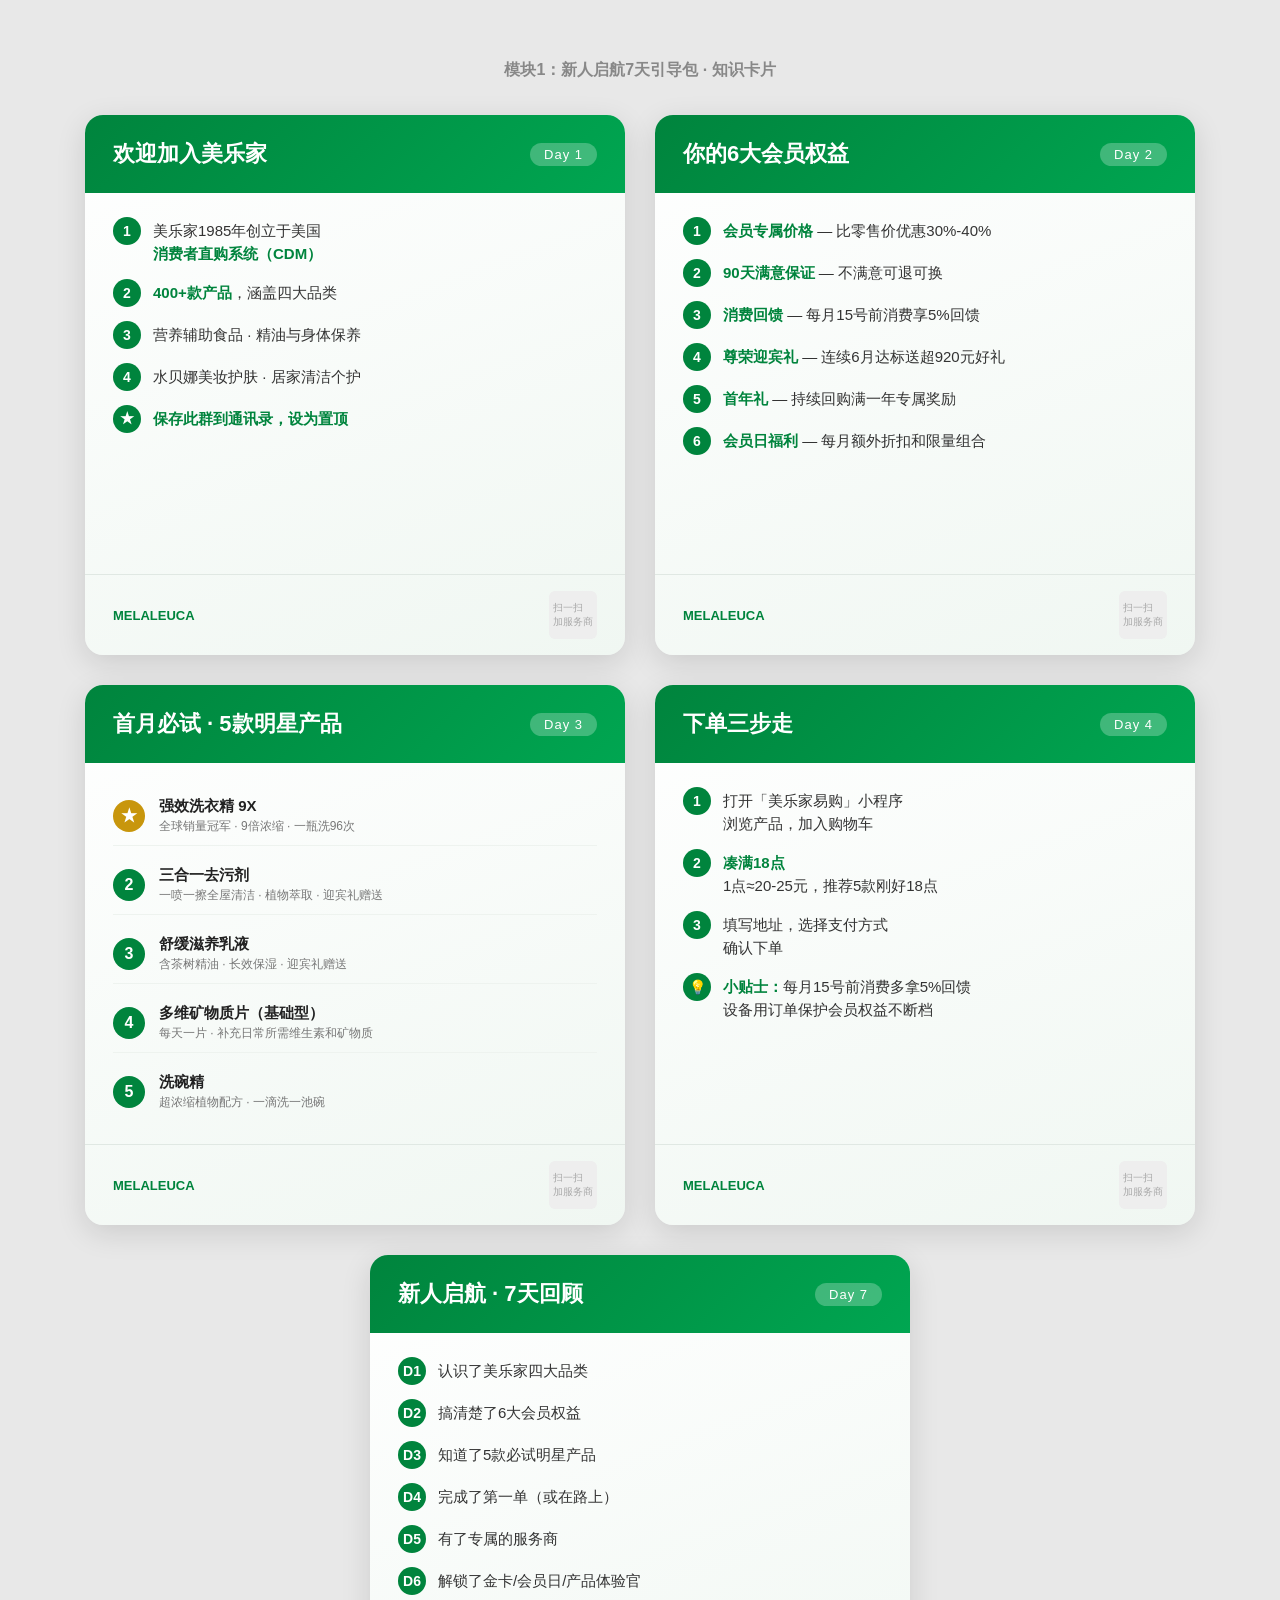
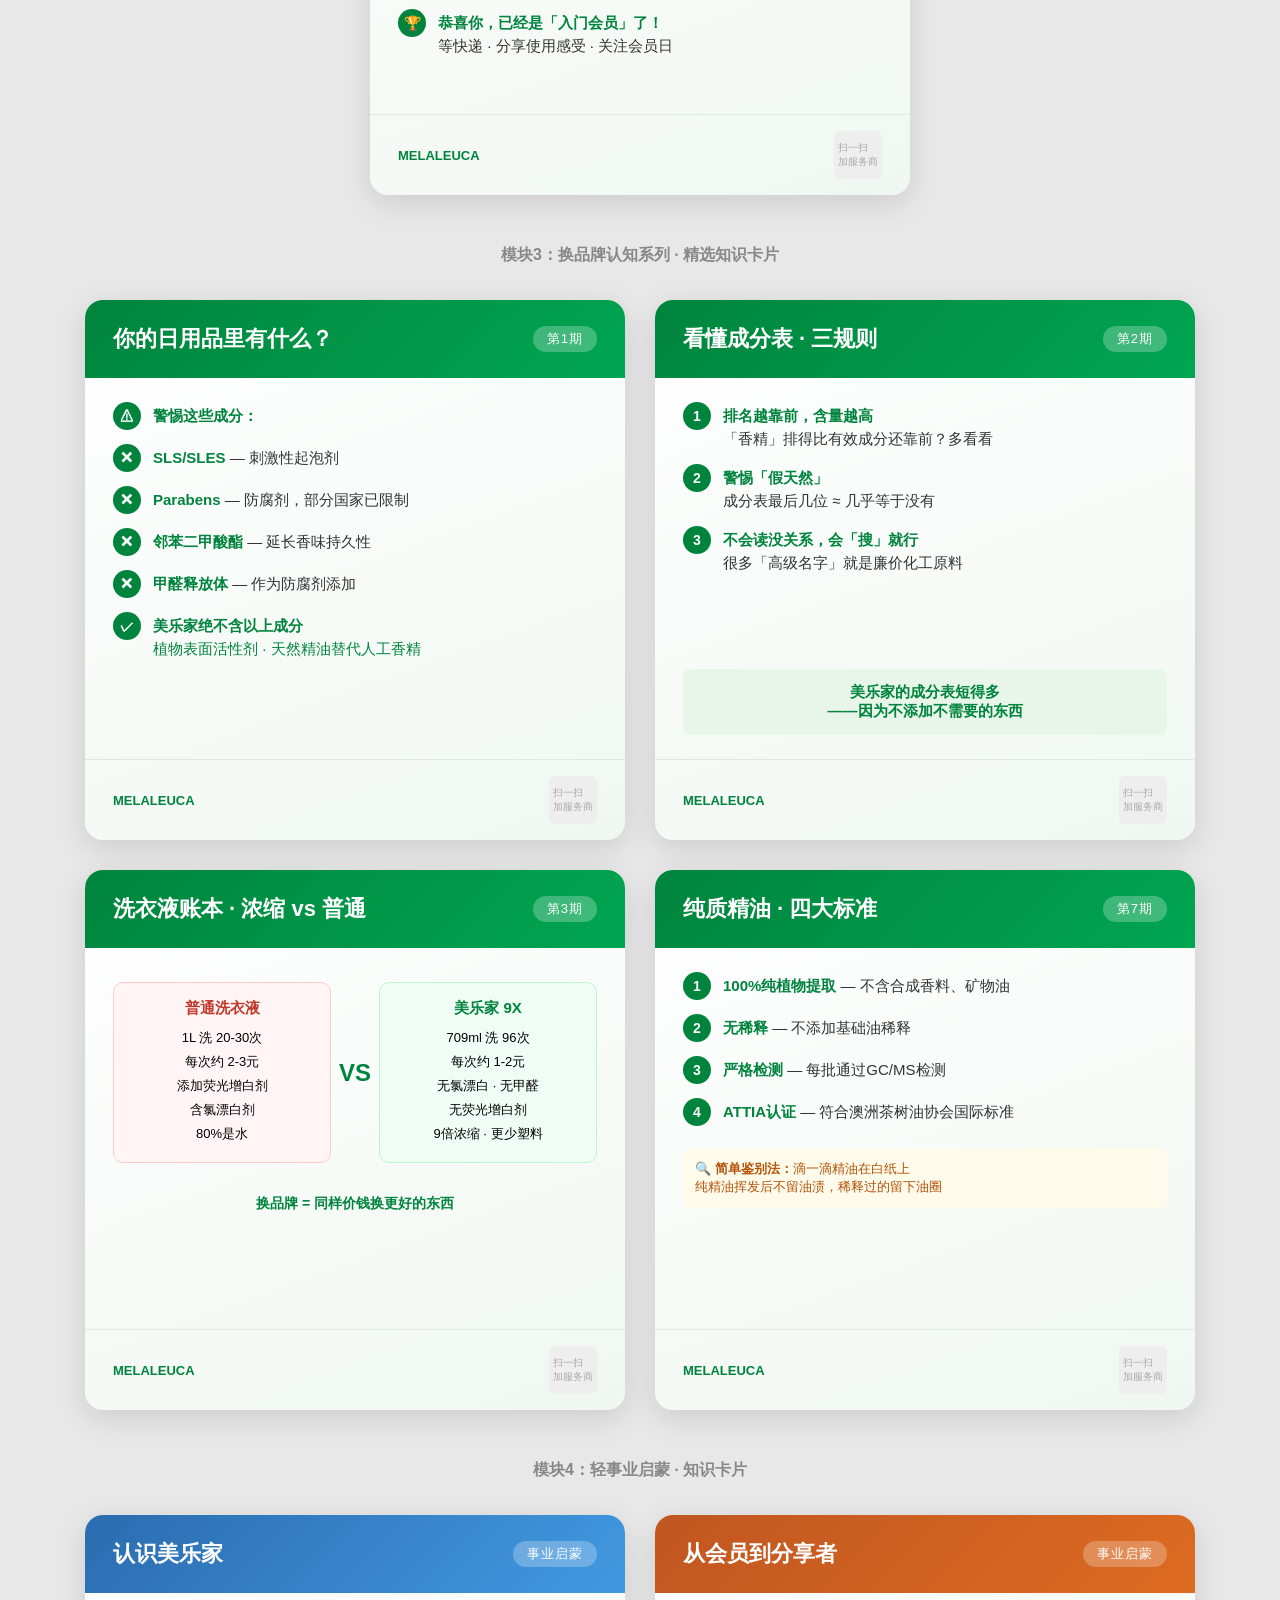
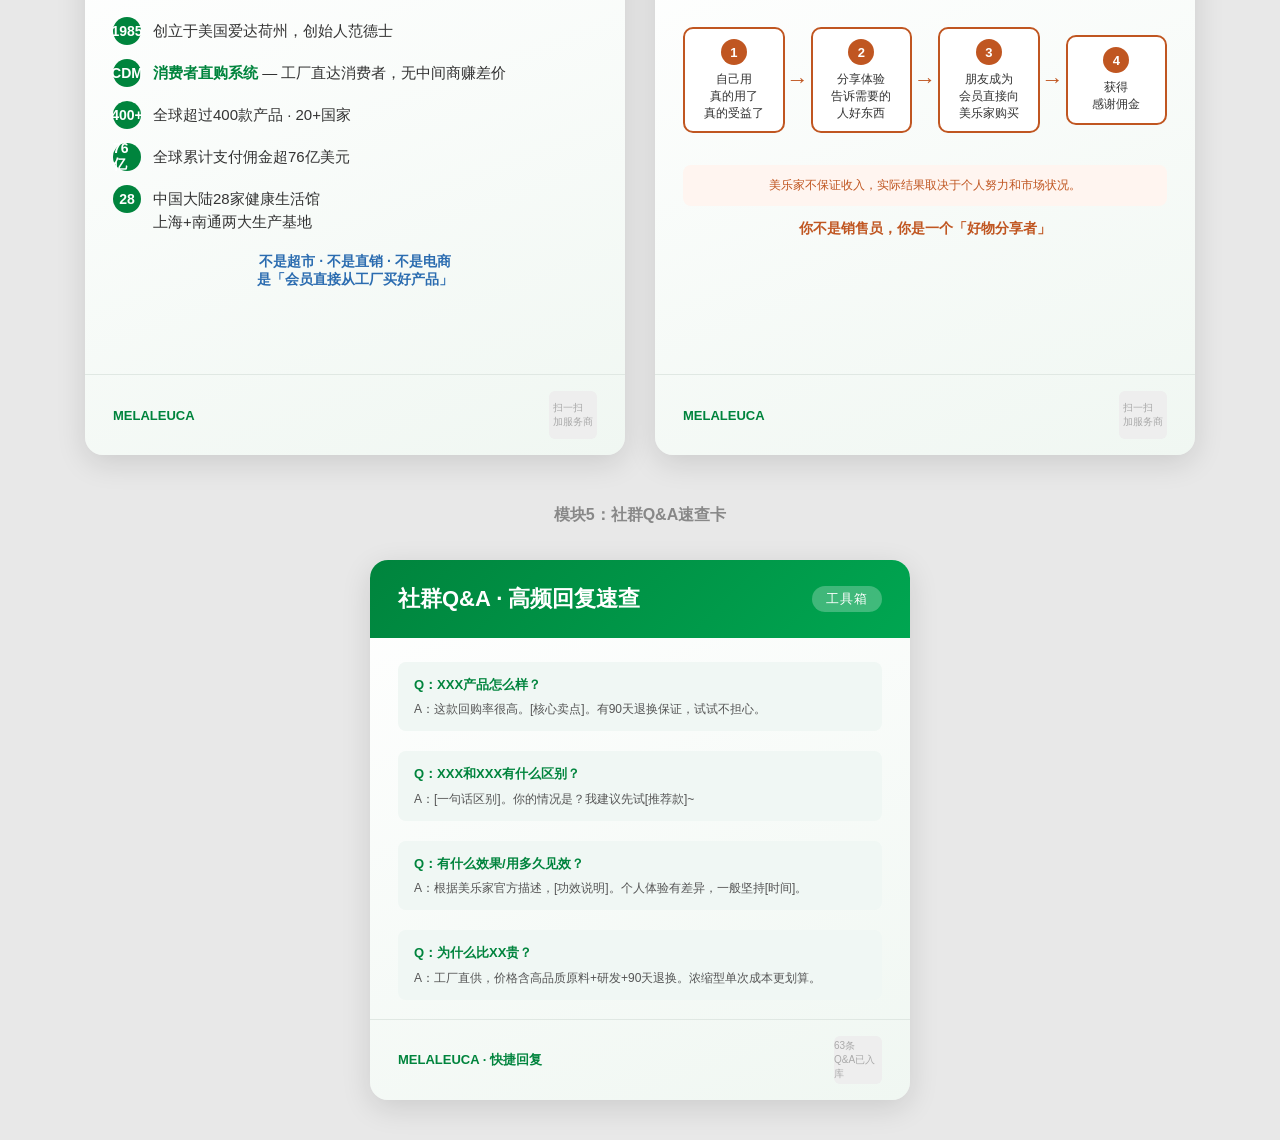
<file: L2_会员运营/社群运营工具/知识卡片模板_V1.0.html>
<!DOCTYPE html>
<html lang="zh-CN">
<head>
<meta charset="UTF-8">
<title>MelBeacon · 知识卡片模板</title>
<style>
  * { margin: 0; padding: 0; box-sizing: border-box; }
  body { background: #e8e8e8; display: flex; flex-wrap: wrap; justify-content: center; gap: 30px; padding: 40px 20px; font-family: "Microsoft YaHei","PingFang SC",sans-serif; }
  
  /* 卡片通用样式 */
  .card { width: 540px; height: 540px; background: linear-gradient(160deg, #ffffff 0%, #f0f7f2 100%); border-radius: 18px; position: relative; overflow: hidden; box-shadow: 0 8px 30px rgba(0,0,0,.12); display: flex; flex-direction: column; }
  .card-header { background: linear-gradient(135deg, #00843D 0%, #00a651 100%); color: #fff; padding: 24px 28px; display: flex; align-items: center; justify-content: space-between; }
  .card-header .day-tag { font-size: 13px; background: rgba(255,255,255,.25); padding: 4px 14px; border-radius: 20px; letter-spacing: 1px; }
  .card-header h2 { font-size: 22px; font-weight: 700; }
  .card-body { flex: 1; padding: 24px 28px; display: flex; flex-direction: column; gap: 14px; overflow: hidden; }
  .card-body .point { display: flex; align-items: flex-start; gap: 12px; }
  .card-body .point .num { width: 28px; height: 28px; background: #00843D; color: #fff; border-radius: 50%; display: flex; align-items: center; justify-content: center; font-size: 14px; font-weight: bold; flex-shrink: 0; }
  .card-body .point .text { flex: 1; font-size: 15px; color: #333; line-height: 1.5; padding-top: 3px; }
  .card-body .point .text strong { color: #00843D; }
  .card-footer { padding: 16px 28px; border-top: 1px solid #e0e8e3; display: flex; justify-content: space-between; align-items: center; font-size: 12px; color: #999; }
  .card-footer .logo-area { display: flex; align-items: center; gap: 6px; font-weight: bold; color: #00843D; font-size: 13px; }
  .card-footer .qrcode-placeholder { width: 48px; height: 48px; background: #eee; border-radius: 6px; display: flex; align-items: center; justify-content: center; font-size: 10px; color: #aaa; }
  
  /* 变体：横向卡片（适合产品推荐） */
  .card.product-card .card-body { gap: 10px; }
  .card.product-card .product-row { display: flex; align-items: center; gap: 14px; padding: 10px 0; border-bottom: 1px solid #eef3ef; }
  .card.product-card .product-row:last-child { border-bottom: none; }
  .card.product-card .product-rank { width: 32px; height: 32px; background: #00843D; color: #fff; border-radius: 50%; display: flex; align-items: center; justify-content: center; font-size: 16px; font-weight: bold; flex-shrink: 0; }
  .card.product-card .product-rank.special { background: #c8960c; }
  .card.product-card .product-info h4 { font-size: 15px; color: #222; }
  .card.product-card .product-info p { font-size: 12px; color: #777; margin-top: 2px; }
  
  /* 变体：故事卡片 */
  .card.story-card .card-header { background: linear-gradient(135deg, #2b6cb0 0%, #4299e1 100%); }
  .card.story-card .card-body { font-size: 14px; line-height: 1.8; color: #444; }
  .card.story-card .member-name { font-size: 17px; color: #2b6cb0; font-weight: bold; margin-bottom: 4px; }
  .card.story-card .member-tag { font-size: 12px; color: #999; margin-bottom: 10px; }
  
  /* 变体：对比卡片 */
  .card.compare-card .compare-row { display: flex; gap: 0; margin: 10px 0; }
  .card.compare-card .compare-side { flex: 1; padding: 16px; text-align: center; border-radius: 10px; }
  .card.compare-card .compare-side.bad { background: #fff5f5; border: 1px solid #fecaca; }
  .card.compare-card .compare-side.good { background: #f0fdf4; border: 1px solid #bbf7d0; }
  .card.compare-card .compare-side h3 { font-size: 15px; margin-bottom: 8px; }
  .card.compare-card .compare-side ul { list-style: none; font-size: 13px; }
  .card.compare-card .compare-side li { padding: 3px 0; }
  .card.compare-card .vs { display: flex; align-items: center; justify-content: center; font-size: 24px; font-weight: bold; color: #00843D; padding: 0 8px; }
  
  /* 变体：路径图卡片 */
  .card.path-card .card-header { background: linear-gradient(135deg, #c05621 0%, #dd6b20 100%); }
  .card.path-card .flow-steps { display: flex; align-items: center; gap: 0; padding: 10px 0; }
  .card.path-card .flow-step { flex: 1; text-align: center; padding: 10px 6px; background: #fff; border-radius: 10px; border: 2px solid #c05621; }
  .card.path-card .flow-step .step-num { width: 26px; height: 26px; background: #c05621; color: #fff; border-radius: 50%; display: inline-flex; align-items: center; justify-content: center; font-size: 13px; font-weight: bold; margin-bottom: 6px; }
  .card.path-card .flow-step .step-text { font-size: 12px; color: #333; line-height: 1.4; }
  .card.path-card .flow-arrow { font-size: 22px; color: #c05621; font-weight: bold; flex-shrink: 0; padding: 0 2px; }

  /* Q&A速查卡 */
  .card.qa-card .card-body { font-size: 13px; line-height: 1.7; }
  .card.qa-card .qa-block { background: #f0f7f4; padding: 12px 16px; border-radius: 8px; margin-bottom: 6px; }
  .card.qa-card .qa-block .q { font-weight: bold; color: #00843D; font-size: 13px; }
  .card.qa-card .qa-block .a { color: #555; font-size: 12px; margin-top: 3px; }
  
  /* 标签说明 */
  .section-label { width: 100%; text-align: center; padding: 20px 0 4px; color: #888; font-size: 16px; font-weight: bold; }
  
  @media print {
    body { background: #fff; }
    .card { box-shadow: none; break-inside: avoid; page-break-inside: avoid; margin-bottom: 30px; }
  }
</style>
</head>
<body>

<!-- ============================================================ -->
<!-- 模块1：新人启航7天引导包 -->
<!-- ============================================================ -->
<div class="section-label">模块1：新人启航7天引导包 · 知识卡片</div>

<!-- Day1 欢迎卡 -->
<div class="card">
  <div class="card-header">
    <h2>欢迎加入美乐家</h2>
    <span class="day-tag">Day 1</span>
  </div>
  <div class="card-body">
    <div class="point"><span class="num">1</span><div class="text">美乐家1985年创立于美国<br><strong>消费者直购系统（CDM）</strong></div></div>
    <div class="point"><span class="num">2</span><div class="text"><strong>400+款产品</strong>，涵盖四大品类</div></div>
    <div class="point"><span class="num">3</span><div class="text">营养辅助食品 · 精油与身体保养</div></div>
    <div class="point"><span class="num">4</span><div class="text">水贝娜美妆护肤 · 居家清洁个护</div></div>
    <div class="point"><span class="num">★</span><div class="text"><strong>保存此群到通讯录，设为置顶</strong></div></div>
  </div>
  <div class="card-footer"><div class="logo-area">MELALEUCA</div><div class="qrcode-placeholder">扫一扫<br>加服务商</div></div>
</div>

<!-- Day2 会员权益 -->
<div class="card">
  <div class="card-header">
    <h2>你的6大会员权益</h2>
    <span class="day-tag">Day 2</span>
  </div>
  <div class="card-body">
    <div class="point"><span class="num">1</span><div class="text"><strong>会员专属价格</strong> — 比零售价优惠30%-40%</div></div>
    <div class="point"><span class="num">2</span><div class="text"><strong>90天满意保证</strong> — 不满意可退可换</div></div>
    <div class="point"><span class="num">3</span><div class="text"><strong>消费回馈</strong> — 每月15号前消费享5%回馈</div></div>
    <div class="point"><span class="num">4</span><div class="text"><strong>尊荣迎宾礼</strong> — 连续6月达标送超920元好礼</div></div>
    <div class="point"><span class="num">5</span><div class="text"><strong>首年礼</strong> — 持续回购满一年专属奖励</div></div>
    <div class="point"><span class="num">6</span><div class="text"><strong>会员日福利</strong> — 每月额外折扣和限量组合</div></div>
  </div>
  <div class="card-footer"><div class="logo-area">MELALEUCA</div><div class="qrcode-placeholder">扫一扫<br>加服务商</div></div>
</div>

<!-- Day3 5款明星产品 -->
<div class="card product-card">
  <div class="card-header">
    <h2>首月必试 · 5款明星产品</h2>
    <span class="day-tag">Day 3</span>
  </div>
  <div class="card-body">
    <div class="product-row"><span class="product-rank special">★</span><div class="product-info"><h4>强效洗衣精 9X</h4><p>全球销量冠军 · 9倍浓缩 · 一瓶洗96次</p></div></div>
    <div class="product-row"><span class="product-rank">2</span><div class="product-info"><h4>三合一去污剂</h4><p>一喷一擦全屋清洁 · 植物萃取 · 迎宾礼赠送</p></div></div>
    <div class="product-row"><span class="product-rank">3</span><div class="product-info"><h4>舒缓滋养乳液</h4><p>含茶树精油 · 长效保湿 · 迎宾礼赠送</p></div></div>
    <div class="product-row"><span class="product-rank">4</span><div class="product-info"><h4>多维矿物质片（基础型）</h4><p>每天一片 · 补充日常所需维生素和矿物质</p></div></div>
    <div class="product-row"><span class="product-rank">5</span><div class="product-info"><h4>洗碗精</h4><p>超浓缩植物配方 · 一滴洗一池碗</p></div></div>
  </div>
  <div class="card-footer"><div class="logo-area">MELALEUCA</div><div class="qrcode-placeholder">扫一扫<br>加服务商</div></div>
</div>

<!-- Day4 下单指南 -->
<div class="card">
  <div class="card-header">
    <h2>下单三步走</h2>
    <span class="day-tag">Day 4</span>
  </div>
  <div class="card-body">
    <div class="point"><span class="num">1</span><div class="text">打开「美乐家易购」小程序<br>浏览产品，加入购物车</div></div>
    <div class="point"><span class="num">2</span><div class="text"><strong>凑满18点</strong><br>1点≈20-25元，推荐5款刚好18点</div></div>
    <div class="point"><span class="num">3</span><div class="text">填写地址，选择支付方式<br>确认下单</div></div>
    <div class="point"><span class="num">💡</span><div class="text"><strong>小贴士：</strong>每月15号前消费多拿5%回馈<br>设备用订单保护会员权益不断档</div></div>
  </div>
  <div class="card-footer"><div class="logo-area">MELALEUCA</div><div class="qrcode-placeholder">扫一扫<br>加服务商</div></div>
</div>

<!-- Day7 回顾卡 -->
<div class="card">
  <div class="card-header">
    <h2>新人启航 · 7天回顾</h2>
    <span class="day-tag">Day 7</span>
  </div>
  <div class="card-body">
    <div class="point"><span class="num">D1</span><div class="text">认识了美乐家四大品类</div></div>
    <div class="point"><span class="num">D2</span><div class="text">搞清楚了6大会员权益</div></div>
    <div class="point"><span class="num">D3</span><div class="text">知道了5款必试明星产品</div></div>
    <div class="point"><span class="num">D4</span><div class="text">完成了第一单（或在路上）</div></div>
    <div class="point"><span class="num">D5</span><div class="text">有了专属的服务商</div></div>
    <div class="point"><span class="num">D6</span><div class="text">解锁了金卡/会员日/产品体验官</div></div>
    <div class="point"><span class="num">🏆</span><div class="text"><strong>恭喜你，已经是「入门会员」了！</strong><br>等快递 · 分享使用感受 · 关注会员日</div></div>
  </div>
  <div class="card-footer"><div class="logo-area">MELALEUCA</div><div class="qrcode-placeholder">扫一扫<br>加服务商</div></div>
</div>

<!-- ============================================================ -->
<!-- 模块3：换品牌认知系列 -->
<!-- ============================================================ -->
<div class="section-label">模块3：换品牌认知系列 · 精选知识卡片</div>

<!-- 成分解码卡 -->
<div class="card">
  <div class="card-header">
    <h2>你的日用品里有什么？</h2>
    <span class="day-tag">第1期</span>
  </div>
  <div class="card-body">
    <div class="point"><span class="num">⚠</span><div class="text" style="color:#c0392b;"><strong>警惕这些成分：</strong></div></div>
    <div class="point"><span class="num">✕</span><div class="text"><strong>SLS/SLES</strong> — 刺激性起泡剂</div></div>
    <div class="point"><span class="num">✕</span><div class="text"><strong>Parabens</strong> — 防腐剂，部分国家已限制</div></div>
    <div class="point"><span class="num">✕</span><div class="text"><strong>邻苯二甲酸酯</strong> — 延长香味持久性</div></div>
    <div class="point"><span class="num">✕</span><div class="text"><strong>甲醛释放体</strong> — 作为防腐剂添加</div></div>
    <div class="point"><span class="num">✓</span><div class="text" style="color:#00843D;"><strong>美乐家绝不含以上成分</strong><br>植物表面活性剂 · 天然精油替代人工香精</div></div>
  </div>
  <div class="card-footer"><div class="logo-area">MELALEUCA</div><div class="qrcode-placeholder">扫一扫<br>加服务商</div></div>
</div>

<!-- 成分表三规则 -->
<div class="card">
  <div class="card-header">
    <h2>看懂成分表 · 三规则</h2>
    <span class="day-tag">第2期</span>
  </div>
  <div class="card-body">
    <div class="point"><span class="num">1</span><div class="text"><strong>排名越靠前，含量越高</strong><br>「香精」排得比有效成分还靠前？多看看</div></div>
    <div class="point"><span class="num">2</span><div class="text"><strong>警惕「假天然」</strong><br>成分表最后几位 ≈ 几乎等于没有</div></div>
    <div class="point"><span class="num">3</span><div class="text"><strong>不会读没关系，会「搜」就行</strong><br>很多「高级名字」就是廉价化工原料</div></div>
    <div style="background:#e8f5e9;padding:14px;border-radius:8px;text-align:center;color:#00843D;font-size:15px;font-weight:bold;margin-top:auto;">
      美乐家的成分表短得多<br>——因为不添加不需要的东西
    </div>
  </div>
  <div class="card-footer"><div class="logo-area">MELALEUCA</div><div class="qrcode-placeholder">扫一扫<br>加服务商</div></div>
</div>

<!-- 洗衣液对比卡 -->
<div class="card compare-card">
  <div class="card-header">
    <h2>洗衣液账本 · 浓缩 vs 普通</h2>
    <span class="day-tag">第3期</span>
  </div>
  <div class="card-body">
    <div class="compare-row">
      <div class="compare-side bad">
        <h3 style="color:#c0392b;">普通洗衣液</h3>
        <ul>
          <li>1L 洗 20-30次</li>
          <li>每次约 2-3元</li>
          <li>添加荧光增白剂</li>
          <li>含氯漂白剂</li>
          <li>80%是水</li>
        </ul>
      </div>
      <div class="vs">VS</div>
      <div class="compare-side good">
        <h3 style="color:#00843D;">美乐家 9X</h3>
        <ul>
          <li>709ml 洗 96次</li>
          <li>每次约 1-2元</li>
          <li>无氯漂白 · 无甲醛</li>
          <li>无荧光增白剂</li>
          <li>9倍浓缩 · 更少塑料</li>
        </ul>
      </div>
    </div>
    <div style="text-align:center;color:#00843D;font-size:14px;font-weight:bold;margin-top:8px;">换品牌 = 同样价钱换更好的东西</div>
  </div>
  <div class="card-footer"><div class="logo-area">MELALEUCA</div><div class="qrcode-placeholder">扫一扫<br>加服务商</div></div>
</div>

<!-- 精油品质鉴别 -->
<div class="card">
  <div class="card-header">
    <h2>纯质精油 · 四大标准</h2>
    <span class="day-tag">第7期</span>
  </div>
  <div class="card-body">
    <div class="point"><span class="num">1</span><div class="text"><strong>100%纯植物提取</strong> — 不含合成香料、矿物油</div></div>
    <div class="point"><span class="num">2</span><div class="text"><strong>无稀释</strong> — 不添加基础油稀释</div></div>
    <div class="point"><span class="num">3</span><div class="text"><strong>严格检测</strong> — 每批通过GC/MS检测</div></div>
    <div class="point"><span class="num">4</span><div class="text"><strong>ATTIA认证</strong> — 符合澳洲茶树油协会国际标准</div></div>
    <div style="background:#fffbea;padding:12px;border-radius:8px;font-size:13px;color:#b45309;margin-top:8px;">
      <strong>🔍 简单鉴别法：</strong>滴一滴精油在白纸上<br>纯精油挥发后不留油渍，稀释过的留下油圈
    </div>
  </div>
  <div class="card-footer"><div class="logo-area">MELALEUCA</div><div class="qrcode-placeholder">扫一扫<br>加服务商</div></div>
</div>

<!-- ============================================================ -->
<!-- 模块4：轻事业启蒙 -->
<!-- ============================================================ -->
<div class="section-label">模块4：轻事业启蒙 · 知识卡片</div>

<!-- 品牌故事卡 -->
<div class="card">
  <div class="card-header" style="background: linear-gradient(135deg, #2b6cb0 0%, #4299e1 100%);">
    <h2>认识美乐家</h2>
    <span class="day-tag">事业启蒙</span>
  </div>
  <div class="card-body">
    <div class="point"><span class="num">1985</span><div class="text">创立于美国爱达荷州，创始人范德士</div></div>
    <div class="point"><span class="num">CDM</span><div class="text"><strong>消费者直购系统</strong> — 工厂直达消费者，无中间商赚差价</div></div>
    <div class="point"><span class="num">400+</span><div class="text">全球超过400款产品 · 20+国家</div></div>
    <div class="point"><span class="num">76亿</span><div class="text">全球累计支付佣金超76亿美元</div></div>
    <div class="point"><span class="num">28</span><div class="text">中国大陆28家健康生活馆<br>上海+南通两大生产基地</div></div>
    <div style="text-align:center;color:#2b6cb0;font-size:14px;font-weight:bold;margin-top:6px;">不是超市 · 不是直销 · 不是电商<br>是「会员直接从工厂买好产品」</div>
  </div>
  <div class="card-footer"><div class="logo-area">MELALEUCA</div><div class="qrcode-placeholder">扫一扫<br>加服务商</div></div>
</div>

<!-- 会员到分享者路径 -->
<div class="card path-card">
  <div class="card-header">
    <h2>从会员到分享者</h2>
    <span class="day-tag">事业启蒙</span>
  </div>
  <div class="card-body">
    <div class="flow-steps">
      <div class="flow-step">
        <div class="step-num">1</div>
        <div class="step-text">自己用<br>真的用了<br>真的受益了</div>
      </div>
      <div class="flow-arrow">→</div>
      <div class="flow-step">
        <div class="step-num">2</div>
        <div class="step-text">分享体验<br>告诉需要的<br>人好东西</div>
      </div>
      <div class="flow-arrow">→</div>
      <div class="flow-step">
        <div class="step-num">3</div>
        <div class="step-text">朋友成为<br>会员直接向<br>美乐家购买</div>
      </div>
      <div class="flow-arrow">→</div>
      <div class="flow-step">
        <div class="step-num">4</div>
        <div class="step-text">获得<br>感谢佣金</div>
      </div>
    </div>
    <div style="background:#fff5f0;padding:12px;border-radius:8px;font-size:12px;color:#c05621;text-align:center;margin-top:8px;">
      美乐家不保证收入，实际结果取决于个人努力和市场状况。
    </div>
    <div style="text-align:center;color:#c05621;font-size:14px;font-weight:bold;">
      你不是销售员，你是一个「好物分享者」
    </div>
  </div>
  <div class="card-footer"><div class="logo-area">MELALEUCA</div><div class="qrcode-placeholder">扫一扫<br>加服务商</div></div>
</div>

<!-- ============================================================ -->
<!-- 模块5：Q&A速查卡 -->
<!-- ============================================================ -->
<div class="section-label">模块5：社群Q&A速查卡</div>

<div class="card qa-card">
  <div class="card-header">
    <h2>社群Q&A · 高频回复速查</h2>
    <span class="day-tag">工具箱</span>
  </div>
  <div class="card-body">
    <div class="qa-block">
      <div class="q">Q：XXX产品怎么样？</div>
      <div class="a">A：这款回购率很高。[核心卖点]。有90天退换保证，试试不担心。</div>
    </div>
    <div class="qa-block">
      <div class="q">Q：XXX和XXX有什么区别？</div>
      <div class="a">A：[一句话区别]。你的情况是？我建议先试[推荐款]~</div>
    </div>
    <div class="qa-block">
      <div class="q">Q：有什么效果/用多久见效？</div>
      <div class="a">A：根据美乐家官方描述，[功效说明]。个人体验有差异，一般坚持[时间]。</div>
    </div>
    <div class="qa-block">
      <div class="q">Q：为什么比XX贵？</div>
      <div class="a">A：工厂直供，价格含高品质原料+研发+90天退换。浓缩型单次成本更划算。</div>
    </div>
    <div class="qa-block">
      <div class="q">Q：想退换货</div>
      <div class="a">A：没问题！90天不满意退换。产品和订单号发我，我来处理。</div>
    </div>
  </div>
  <div class="card-footer"><div class="logo-area">MELALEUCA · 快捷回复</div><div class="qrcode-placeholder">63条<br>Q&A已入库</div></div>
</div>

</body>
</html>
</file>
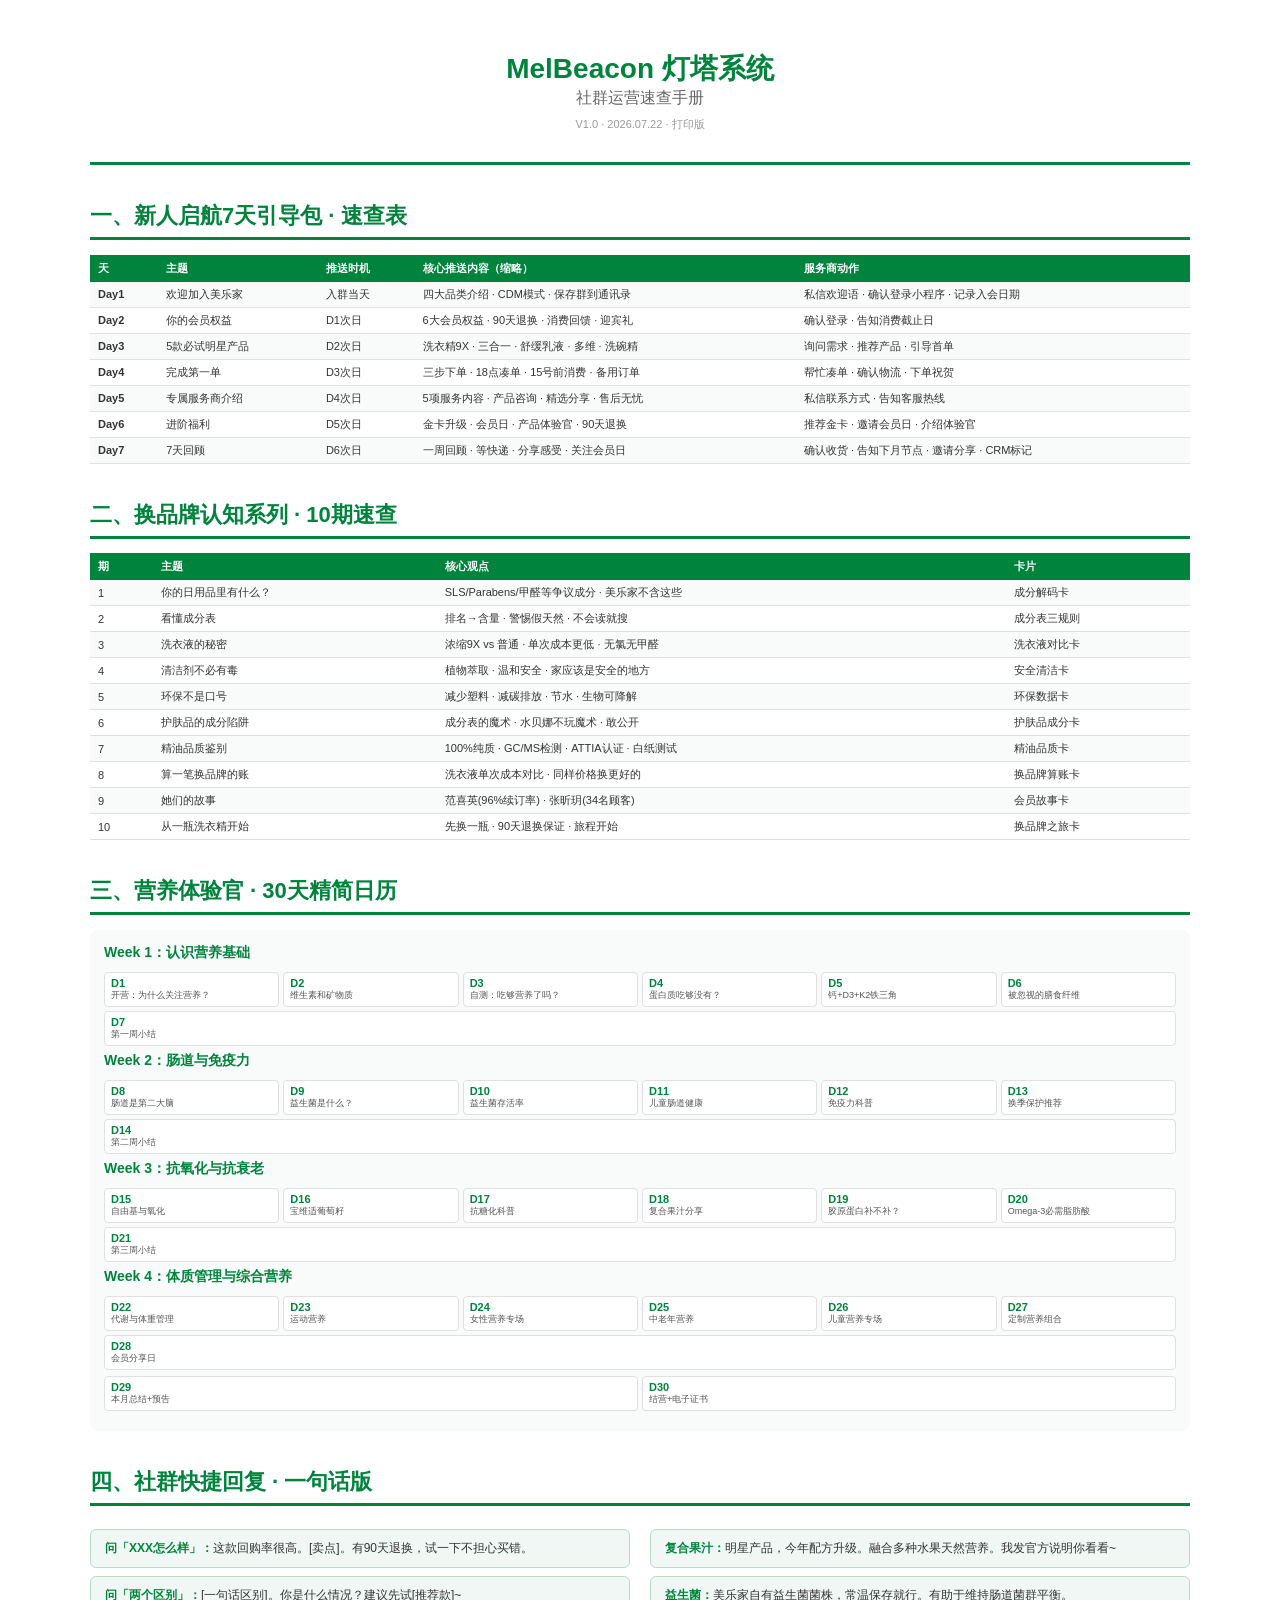
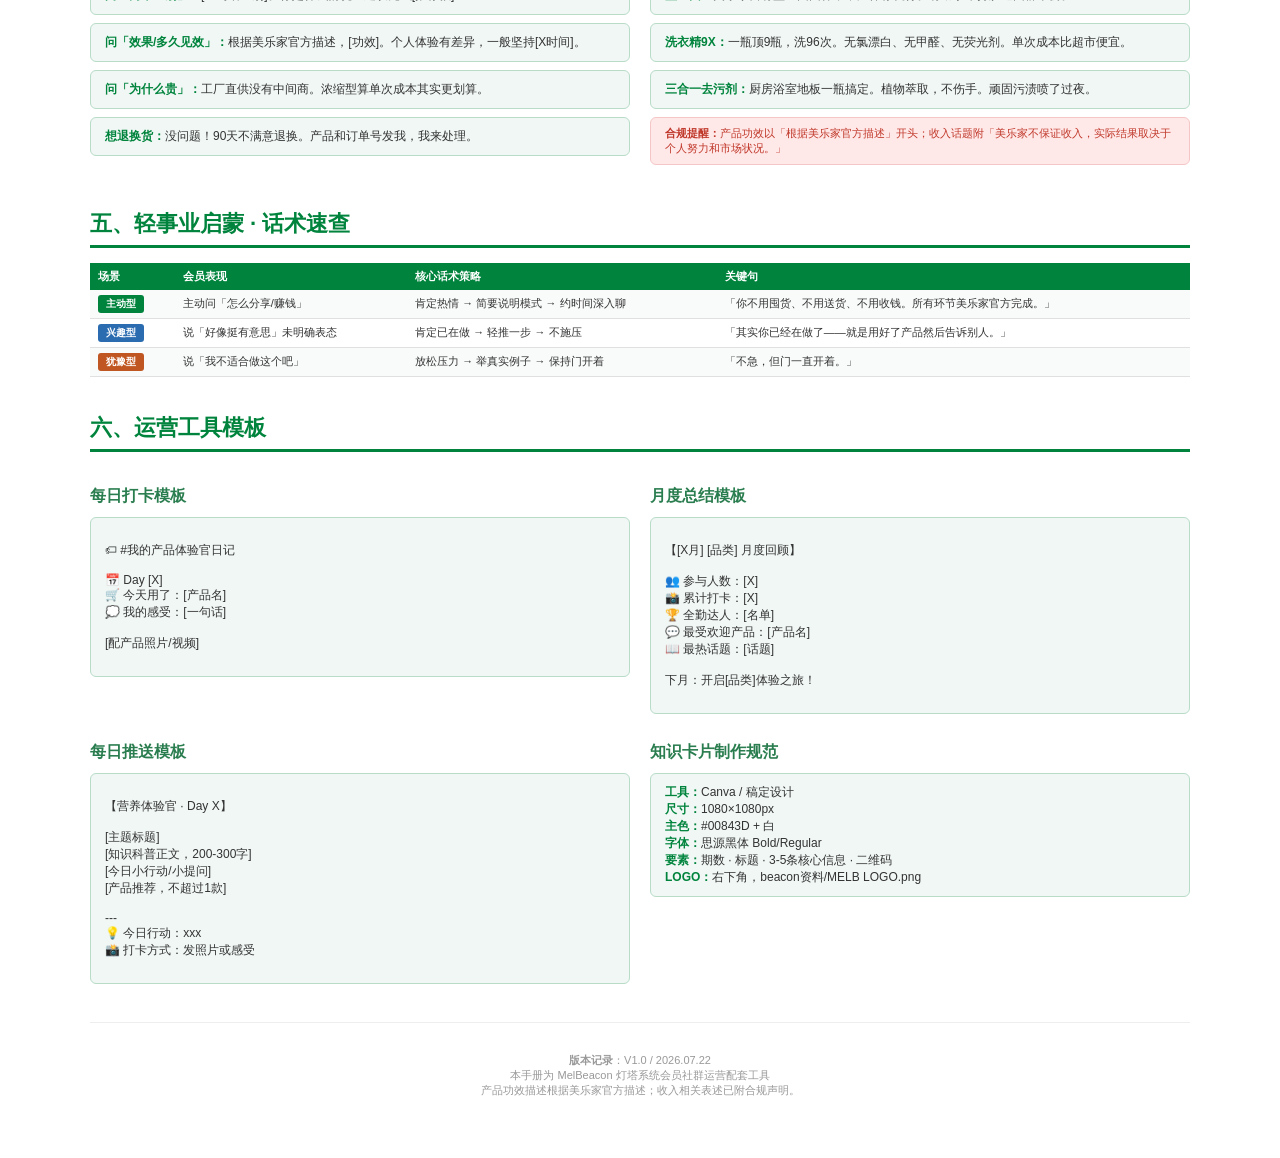
<file: L2_会员运营/社群运营工具/社群运营速查手册_V1.0.html>
<!DOCTYPE html>
<html lang="zh-CN">
<head>
<meta charset="UTF-8">
<title>MelBeacon · 社群运营速查手册 V1.0</title>
<style>
  @page { size: A4 landscape; margin: 1.5cm; }
  body { font-family: "Microsoft YaHei","PingFang SC",sans-serif; font-size: 12px; color: #333; max-width: 1100px; margin: 0 auto; padding: 30px; }
  h1 { color: #00843D; font-size: 22px; border-bottom: 3px solid #00843D; padding-bottom: 6px; margin-top: 36px; page-break-before: always; }
  h1:first-child { page-break-before: avoid; }
  h2 { color: #2a7d4f; font-size: 16px; margin: 20px 0 10px; }
  table { width: 100%; border-collapse: collapse; font-size: 11px; margin: 8px 0; }
  th { background: #00843D; color: #fff; padding: 6px 8px; text-align: left; font-weight: bold; }
  td { padding: 5px 8px; border-bottom: 1px solid #e0e0e0; }
  tr:nth-child(even) td { background: #f9fbfa; }
  .tag { display: inline-block; padding: 2px 8px; border-radius: 3px; font-size: 10px; color: #fff; font-weight: bold; }
  .tag-green { background: #00843D; }
  .tag-blue { background: #2b6cb0; }
  .tag-orange { background: #c05621; }
  .tag-red { background: #c0392b; }
  .quick-box { background: #f0f7f4; border: 1px solid #b8dcc8; padding: 10px 14px; margin: 8px 0; border-radius: 6px; }
  .quick-box strong { color: #00843D; }
  .warn-box { background: #ffe8e8; border: 1px solid #f5c6c6; padding: 8px 14px; margin: 8px 0; border-radius: 6px; font-size: 11px; color: #c0392b; }
  .two-col { display: flex; gap: 20px; }
  .two-col > div { flex: 1; }
  .month-cal { background: #f9fbfa; border-radius: 8px; padding: 14px; }
  .month-cal h3 { margin: 0 0 10px; color: #00843D; font-size: 14px; }
  .month-cal .week { display: flex; flex-wrap: wrap; gap: 4px; margin-bottom: 6px; }
  .month-cal .day { background: #fff; border: 1px solid #e0e0e0; padding: 4px 6px; border-radius: 4px; font-size: 10px; flex: 1 0 13%; min-width: 80px; }
  .month-cal .day .d { font-weight: bold; color: #00843D; font-size: 11px; }
  .month-cal .day .t { color: #555; font-size: 9px; }
  .page-break { page-break-before: always; }
  @media print {
    body { font-size: 10px; }
    h1 { font-size: 18px; }
    h2 { font-size: 14px; }
  }
</style>
</head>
<body>

<!-- ============================================================ -->
<!-- 封面 -->
<!-- ============================================================ -->
<div style="text-align:center;padding:20px 0 30px;border-bottom:3px solid #00843D;margin-bottom:24px;">
  <h1 style="font-size:28px;border:none;margin:0;padding:0;">MelBeacon 灯塔系统</h1>
  <div style="font-size:16px;color:#666;">社群运营速查手册</div>
  <div style="color:#999;font-size:11px;margin-top:8px;">V1.0 · 2026.07.22 · 打印版</div>
</div>

<!-- ============================================================ -->
<!-- 一页速览：7天引导包 -->
<!-- ============================================================ -->
<h1>一、新人启航7天引导包 · 速查表</h1>
<table>
  <tr><th>天</th><th>主题</th><th>推送时机</th><th>核心推送内容（缩略）</th><th>服务商动作</th></tr>
  <tr>
    <td><strong>Day1</strong></td>
    <td>欢迎加入美乐家</td>
    <td>入群当天</td>
    <td>四大品类介绍 · CDM模式 · 保存群到通讯录</td>
    <td>私信欢迎语 · 确认登录小程序 · 记录入会日期</td>
  </tr>
  <tr>
    <td><strong>Day2</strong></td>
    <td>你的会员权益</td>
    <td>D1次日</td>
    <td>6大会员权益 · 90天退换 · 消费回馈 · 迎宾礼</td>
    <td>确认登录 · 告知消费截止日</td>
  </tr>
  <tr>
    <td><strong>Day3</strong></td>
    <td>5款必试明星产品</td>
    <td>D2次日</td>
    <td>洗衣精9X · 三合一 · 舒缓乳液 · 多维 · 洗碗精</td>
    <td>询问需求 · 推荐产品 · 引导首单</td>
  </tr>
  <tr>
    <td><strong>Day4</strong></td>
    <td>完成第一单</td>
    <td>D3次日</td>
    <td>三步下单 · 18点凑单 · 15号前消费 · 备用订单</td>
    <td>帮忙凑单 · 确认物流 · 下单祝贺</td>
  </tr>
  <tr>
    <td><strong>Day5</strong></td>
    <td>专属服务商介绍</td>
    <td>D4次日</td>
    <td>5项服务内容 · 产品咨询 · 精选分享 · 售后无忧</td>
    <td>私信联系方式 · 告知客服热线</td>
  </tr>
  <tr>
    <td><strong>Day6</strong></td>
    <td>进阶福利</td>
    <td>D5次日</td>
    <td>金卡升级 · 会员日 · 产品体验官 · 90天退换</td>
    <td>推荐金卡 · 邀请会员日 · 介绍体验官</td>
  </tr>
  <tr>
    <td><strong>Day7</strong></td>
    <td>7天回顾</td>
    <td>D6次日</td>
    <td>一周回顾 · 等快递 · 分享感受 · 关注会员日</td>
    <td>确认收货 · 告知下月节点 · 邀请分享 · CRM标记</td>
  </tr>
</table>

<!-- ============================================================ -->
<!-- 一页速览：换品牌10期 -->
<!-- ============================================================ -->
<h1>二、换品牌认知系列 · 10期速查</h1>
<table>
  <tr><th>期</th><th>主题</th><th>核心观点</th><th>卡片</th></tr>
  <tr><td>1</td><td>你的日用品里有什么？</td><td>SLS/Parabens/甲醛等争议成分 · 美乐家不含这些</td><td>成分解码卡</td></tr>
  <tr><td>2</td><td>看懂成分表</td><td>排名→含量 · 警惕假天然 · 不会读就搜</td><td>成分表三规则</td></tr>
  <tr><td>3</td><td>洗衣液的秘密</td><td>浓缩9X vs 普通 · 单次成本更低 · 无氯无甲醛</td><td>洗衣液对比卡</td></tr>
  <tr><td>4</td><td>清洁剂不必有毒</td><td>植物萃取 · 温和安全 · 家应该是安全的地方</td><td>安全清洁卡</td></tr>
  <tr><td>5</td><td>环保不是口号</td><td>减少塑料 · 减碳排放 · 节水 · 生物可降解</td><td>环保数据卡</td></tr>
  <tr><td>6</td><td>护肤品的成分陷阱</td><td>成分表的魔术 · 水贝娜不玩魔术 · 敢公开</td><td>护肤品成分卡</td></tr>
  <tr><td>7</td><td>精油品质鉴别</td><td>100%纯质 · GC/MS检测 · ATTIA认证 · 白纸测试</td><td>精油品质卡</td></tr>
  <tr><td>8</td><td>算一笔换品牌的账</td><td>洗衣液单次成本对比 · 同样价格换更好的</td><td>换品牌算账卡</td></tr>
  <tr><td>9</td><td>她们的故事</td><td>范喜英(96%续订率) · 张昕玥(34名顾客)</td><td>会员故事卡</td></tr>
  <tr><td>10</td><td>从一瓶洗衣精开始</td><td>先换一瓶 · 90天退换保证 · 旅程开始</td><td>换品牌之旅卡</td></tr>
</table>

<!-- ============================================================ -->
<!-- 一页速览：月度体验官日历 -->
<!-- ============================================================ -->
<div class="page-break"></div>
<h1>三、营养体验官 · 30天精简日历</h1>

<div class="month-cal">
  <h3>Week 1：认识营养基础</h3>
  <div class="week">
    <div class="day"><span class="d">D1</span><br><span class="t">开营：为什么关注营养？</span></div>
    <div class="day"><span class="d">D2</span><br><span class="t">维生素和矿物质</span></div>
    <div class="day"><span class="d">D3</span><br><span class="t">自测：吃够营养了吗？</span></div>
    <div class="day"><span class="d">D4</span><br><span class="t">蛋白质吃够没有？</span></div>
    <div class="day"><span class="d">D5</span><br><span class="t">钙+D3+K2铁三角</span></div>
    <div class="day"><span class="d">D6</span><br><span class="t">被忽视的膳食纤维</span></div>
    <div class="day"><span class="d">D7</span><br><span class="t">第一周小结</span></div>
  </div>

  <h3>Week 2：肠道与免疫力</h3>
  <div class="week">
    <div class="day"><span class="d">D8</span><br><span class="t">肠道是第二大脑</span></div>
    <div class="day"><span class="d">D9</span><br><span class="t">益生菌是什么？</span></div>
    <div class="day"><span class="d">D10</span><br><span class="t">益生菌存活率</span></div>
    <div class="day"><span class="d">D11</span><br><span class="t">儿童肠道健康</span></div>
    <div class="day"><span class="d">D12</span><br><span class="t">免疫力科普</span></div>
    <div class="day"><span class="d">D13</span><br><span class="t">换季保护推荐</span></div>
    <div class="day"><span class="d">D14</span><br><span class="t">第二周小结</span></div>
  </div>

  <h3>Week 3：抗氧化与抗衰老</h3>
  <div class="week">
    <div class="day"><span class="d">D15</span><br><span class="t">自由基与氧化</span></div>
    <div class="day"><span class="d">D16</span><br><span class="t">宝维适葡萄籽</span></div>
    <div class="day"><span class="d">D17</span><br><span class="t">抗糖化科普</span></div>
    <div class="day"><span class="d">D18</span><br><span class="t">复合果汁分享</span></div>
    <div class="day"><span class="d">D19</span><br><span class="t">胶原蛋白补不补？</span></div>
    <div class="day"><span class="d">D20</span><br><span class="t">Omega-3必需脂肪酸</span></div>
    <div class="day"><span class="d">D21</span><br><span class="t">第三周小结</span></div>
  </div>

  <h3>Week 4：体质管理与综合营养</h3>
  <div class="week">
    <div class="day"><span class="d">D22</span><br><span class="t">代谢与体重管理</span></div>
    <div class="day"><span class="d">D23</span><br><span class="t">运动营养</span></div>
    <div class="day"><span class="d">D24</span><br><span class="t">女性营养专场</span></div>
    <div class="day"><span class="d">D25</span><br><span class="t">中老年营养</span></div>
    <div class="day"><span class="d">D26</span><br><span class="t">儿童营养专场</span></div>
    <div class="day"><span class="d">D27</span><br><span class="t">定制营养组合</span></div>
    <div class="day"><span class="d">D28</span><br><span class="t">会员分享日</span></div>
  </div>
  <div class="week">
    <div class="day"><span class="d">D29</span><br><span class="t">本月总结+预告</span></div>
    <div class="day"><span class="d">D30</span><br><span class="t">结营+电子证书</span></div>
  </div>
</div>

<!-- ============================================================ -->
<!-- 快捷回复话术卡 -->
<!-- ============================================================ -->
<h1>四、社群快捷回复 · 一句话版</h1>

<div class="two-col">
  <div>
    <div class="quick-box">
      <strong>问「XXX怎么样」：</strong>这款回购率很高。[卖点]。有90天退换，试一下不担心买错。
    </div>
    <div class="quick-box">
      <strong>问「两个区别」：</strong>[一句话区别]。你是什么情况？建议先试[推荐款]~
    </div>
    <div class="quick-box">
      <strong>问「效果/多久见效」：</strong>根据美乐家官方描述，[功效]。个人体验有差异，一般坚持[X时间]。
    </div>
    <div class="quick-box">
      <strong>问「为什么贵」：</strong>工厂直供没有中间商。浓缩型算单次成本其实更划算。
    </div>
    <div class="quick-box">
      <strong>想退换货：</strong>没问题！90天不满意退换。产品和订单号发我，我来处理。
    </div>
  </div>
  <div>
    <div class="quick-box">
      <strong>复合果汁：</strong>明星产品，今年配方升级。融合多种水果天然营养。我发官方说明你看看~
    </div>
    <div class="quick-box">
      <strong>益生菌：</strong>美乐家自有益生菌菌株，常温保存就行。有助于维持肠道菌群平衡。
    </div>
    <div class="quick-box">
      <strong>洗衣精9X：</strong>一瓶顶9瓶，洗96次。无氯漂白、无甲醛、无荧光剂。单次成本比超市便宜。
    </div>
    <div class="quick-box">
      <strong>三合一去污剂：</strong>厨房浴室地板一瓶搞定。植物萃取，不伤手。顽固污渍喷了过夜。
    </div>
    <div class="warn-box">
      <strong>合规提醒：</strong>产品功效以「根据美乐家官方描述」开头；收入话题附「美乐家不保证收入，实际结果取决于个人努力和市场状况。」
    </div>
  </div>
</div>

<!-- ============================================================ -->
<!-- 轻事业启蒙速查 -->
<!-- ============================================================ -->
<h1>五、轻事业启蒙 · 话术速查</h1>

<table>
  <tr><th>场景</th><th>会员表现</th><th>核心话术策略</th><th>关键句</th></tr>
  <tr>
    <td><span class="tag tag-green">主动型</span></td>
    <td>主动问「怎么分享/赚钱」</td>
    <td>肯定热情 → 简要说明模式 → 约时间深入聊</td>
    <td>「你不用囤货、不用送货、不用收钱。所有环节美乐家官方完成。」</td>
  </tr>
  <tr>
    <td><span class="tag tag-blue">兴趣型</span></td>
    <td>说「好像挺有意思」未明确表态</td>
    <td>肯定已在做 → 轻推一步 → 不施压</td>
    <td>「其实你已经在做了——就是用好了产品然后告诉别人。」</td>
  </tr>
  <tr>
    <td><span class="tag tag-orange">犹豫型</span></td>
    <td>说「我不适合做这个吧」</td>
    <td>放松压力 → 举真实例子 → 保持门开着</td>
    <td>「不急，但门一直开着。」</td>
  </tr>
</table>

<!-- ============================================================ -->
<!-- 运营工具模板 -->
<!-- ============================================================ -->
<h1>六、运营工具模板</h1>
<div class="two-col">
  <div>
    <h2>每日打卡模板</h2>
    <div class="quick-box" style="white-space:pre-wrap;font-style:normal;">
🏷 #我的产品体验官日记

📅 Day [X]
🛒 今天用了：[产品名]
💭 我的感受：[一句话]

[配产品照片/视频]
    </div>
  </div>
  <div>
    <h2>月度总结模板</h2>
    <div class="quick-box" style="white-space:pre-wrap;font-style:normal;">
【[X月] [品类] 月度回顾】

👥 参与人数：[X]
📸 累计打卡：[X]
🏆 全勤达人：[名单]
💬 最受欢迎产品：[产品名]
📖 最热话题：[话题]

下月：开启[品类]体验之旅！
    </div>
  </div>
</div>

<div class="two-col">
  <div>
    <h2>每日推送模板</h2>
    <div class="quick-box" style="white-space:pre-wrap;font-style:normal;">
【营养体验官 · Day X】

[主题标题]
[知识科普正文，200-300字]
[今日小行动/小提问]
[产品推荐，不超过1款]

---
💡 今日行动：xxx
📸 打卡方式：发照片或感受
    </div>
  </div>
  <div>
    <h2>知识卡片制作规范</h2>
    <div class="quick-box">
      <strong>工具：</strong>Canva / 稿定设计<br>
      <strong>尺寸：</strong>1080×1080px<br>
      <strong>主色：</strong>#00843D + 白<br>
      <strong>字体：</strong>思源黑体 Bold/Regular<br>
      <strong>要素：</strong>期数 · 标题 · 3-5条核心信息 · 二维码<br>
      <strong>LOGO：</strong>右下角，beacon资料/MELB LOGO.png
    </div>
  </div>
</div>

<!-- ============================================================ -->
<!-- 尾页 -->
<!-- ============================================================ -->
<div style="text-align:center;padding:30px;color:#999;font-size:11px;margin-top:30px;border-top:1px solid #eee;">
  <strong>版本记录</strong>：V1.0 / 2026.07.22<br>
  本手册为 MelBeacon 灯塔系统会员社群运营配套工具<br>
  产品功效描述根据美乐家官方描述；收入相关表述已附合规声明。
</div>

</body>
</html>
</file>
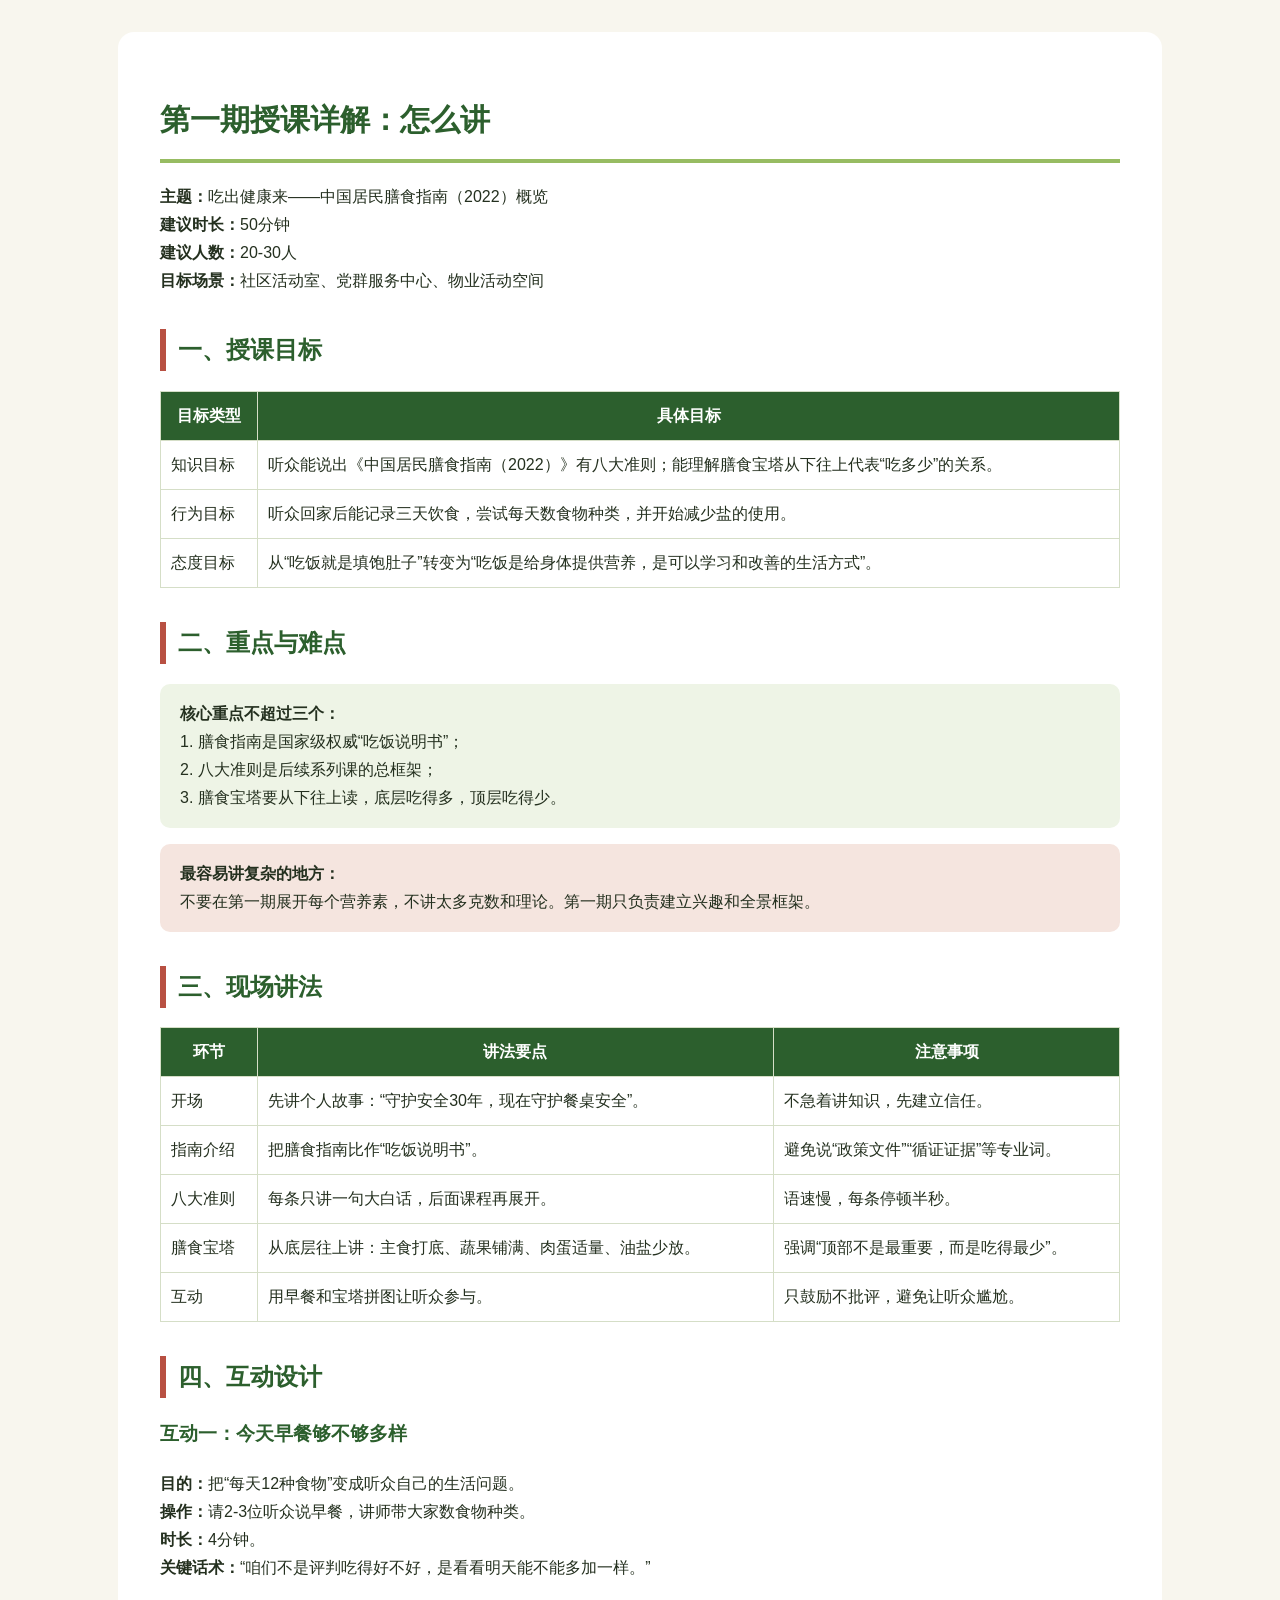
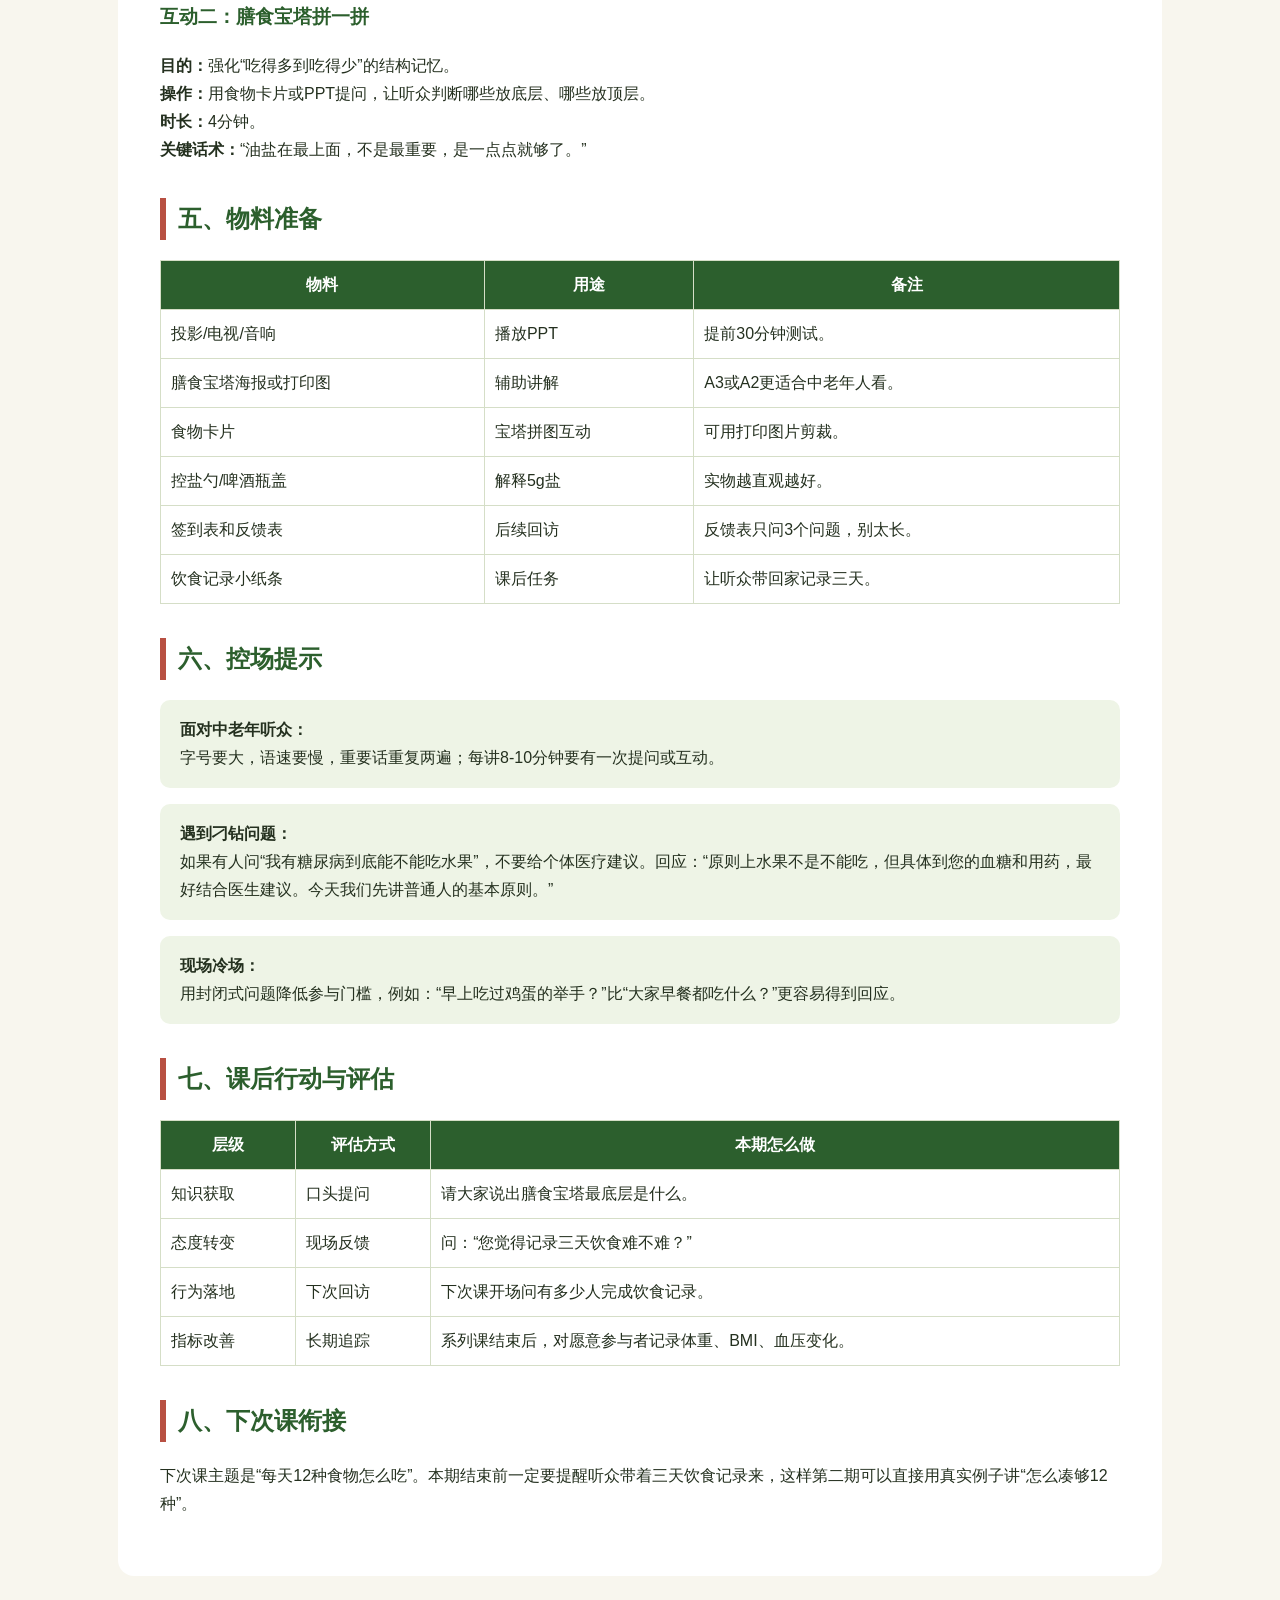
<file: 伙伴个案/宋玲林/社区公益讲座/第一期_吃出健康来_怎么讲授课详解.html>
<!doctype html><html lang="zh-CN"><head><meta charset="utf-8"><title>第一期授课详解</title><style>
body{font-family:"Noto Sans CJK SC","Microsoft YaHei",sans-serif;line-height:1.75;color:#24301F;background:#F8F6EE;margin:0;padding:32px}main{max-width:960px;margin:auto;background:white;padding:42px;border-radius:16px}h1,h2,h3{color:#2C5F2D}h1{font-size:30px;border-bottom:4px solid #97BC62;padding-bottom:12px}h2{margin-top:34px;border-left:6px solid #B85042;padding-left:12px}.card{background:#EEF4E6;border-radius:10px;padding:16px 20px;margin:16px 0}.warn{background:#F5E5DF}table{border-collapse:collapse;width:100%;margin:18px 0}td,th{border:1px solid #D5DEC7;padding:10px;vertical-align:top}th{background:#2C5F2D;color:white}@media print{body{background:white;padding:0}main{box-shadow:none}}</style></head><body><main>
<h1>第一期授课详解：怎么讲</h1>
<p><strong>主题：</strong>吃出健康来——中国居民膳食指南（2022）概览<br><strong>建议时长：</strong>50分钟<br><strong>建议人数：</strong>20-30人<br><strong>目标场景：</strong>社区活动室、党群服务中心、物业活动空间</p>

<h2>一、授课目标</h2>
<table><tr><th>目标类型</th><th>具体目标</th></tr>
<tr><td>知识目标</td><td>听众能说出《中国居民膳食指南（2022）》有八大准则；能理解膳食宝塔从下往上代表“吃多少”的关系。</td></tr>
<tr><td>行为目标</td><td>听众回家后能记录三天饮食，尝试每天数食物种类，并开始减少盐的使用。</td></tr>
<tr><td>态度目标</td><td>从“吃饭就是填饱肚子”转变为“吃饭是给身体提供营养，是可以学习和改善的生活方式”。</td></tr></table>

<h2>二、重点与难点</h2>
<div class="card"><strong>核心重点不超过三个：</strong><br>1. 膳食指南是国家级权威“吃饭说明书”；<br>2. 八大准则是后续系列课的总框架；<br>3. 膳食宝塔要从下往上读，底层吃得多，顶层吃得少。</div>
<div class="card warn"><strong>最容易讲复杂的地方：</strong><br>不要在第一期展开每个营养素，不讲太多克数和理论。第一期只负责建立兴趣和全景框架。</div>

<h2>三、现场讲法</h2>
<table><tr><th>环节</th><th>讲法要点</th><th>注意事项</th></tr>
<tr><td>开场</td><td>先讲个人故事：“守护安全30年，现在守护餐桌安全”。</td><td>不急着讲知识，先建立信任。</td></tr>
<tr><td>指南介绍</td><td>把膳食指南比作“吃饭说明书”。</td><td>避免说“政策文件”“循证证据”等专业词。</td></tr>
<tr><td>八大准则</td><td>每条只讲一句大白话，后面课程再展开。</td><td>语速慢，每条停顿半秒。</td></tr>
<tr><td>膳食宝塔</td><td>从底层往上讲：主食打底、蔬果铺满、肉蛋适量、油盐少放。</td><td>强调“顶部不是最重要，而是吃得最少”。</td></tr>
<tr><td>互动</td><td>用早餐和宝塔拼图让听众参与。</td><td>只鼓励不批评，避免让听众尴尬。</td></tr></table>

<h2>四、互动设计</h2>
<h3>互动一：今天早餐够不够多样</h3>
<p><strong>目的：</strong>把“每天12种食物”变成听众自己的生活问题。<br><strong>操作：</strong>请2-3位听众说早餐，讲师带大家数食物种类。<br><strong>时长：</strong>4分钟。<br><strong>关键话术：</strong>“咱们不是评判吃得好不好，是看看明天能不能多加一样。”</p>
<h3>互动二：膳食宝塔拼一拼</h3>
<p><strong>目的：</strong>强化“吃得多到吃得少”的结构记忆。<br><strong>操作：</strong>用食物卡片或PPT提问，让听众判断哪些放底层、哪些放顶层。<br><strong>时长：</strong>4分钟。<br><strong>关键话术：</strong>“油盐在最上面，不是最重要，是一点点就够了。”</p>

<h2>五、物料准备</h2>
<table><tr><th>物料</th><th>用途</th><th>备注</th></tr>
<tr><td>投影/电视/音响</td><td>播放PPT</td><td>提前30分钟测试。</td></tr>
<tr><td>膳食宝塔海报或打印图</td><td>辅助讲解</td><td>A3或A2更适合中老年人看。</td></tr>
<tr><td>食物卡片</td><td>宝塔拼图互动</td><td>可用打印图片剪裁。</td></tr>
<tr><td>控盐勺/啤酒瓶盖</td><td>解释5g盐</td><td>实物越直观越好。</td></tr>
<tr><td>签到表和反馈表</td><td>后续回访</td><td>反馈表只问3个问题，别太长。</td></tr>
<tr><td>饮食记录小纸条</td><td>课后任务</td><td>让听众带回家记录三天。</td></tr></table>

<h2>六、控场提示</h2>
<div class="card"><strong>面对中老年听众：</strong><br>字号要大，语速要慢，重要话重复两遍；每讲8-10分钟要有一次提问或互动。</div>
<div class="card"><strong>遇到刁钻问题：</strong><br>如果有人问“我有糖尿病到底能不能吃水果”，不要给个体医疗建议。回应：“原则上水果不是不能吃，但具体到您的血糖和用药，最好结合医生建议。今天我们先讲普通人的基本原则。”</div>
<div class="card"><strong>现场冷场：</strong><br>用封闭式问题降低参与门槛，例如：“早上吃过鸡蛋的举手？”比“大家早餐都吃什么？”更容易得到回应。</div>

<h2>七、课后行动与评估</h2>
<table><tr><th>层级</th><th>评估方式</th><th>本期怎么做</th></tr>
<tr><td>知识获取</td><td>口头提问</td><td>请大家说出膳食宝塔最底层是什么。</td></tr>
<tr><td>态度转变</td><td>现场反馈</td><td>问：“您觉得记录三天饮食难不难？”</td></tr>
<tr><td>行为落地</td><td>下次回访</td><td>下次课开场问有多少人完成饮食记录。</td></tr>
<tr><td>指标改善</td><td>长期追踪</td><td>系列课结束后，对愿意参与者记录体重、BMI、血压变化。</td></tr></table>

<h2>八、下次课衔接</h2>
<p>下次课主题是“每天12种食物怎么吃”。本期结束前一定要提醒听众带着三天饮食记录来，这样第二期可以直接用真实例子讲“怎么凑够12种”。</p>
</main></body></html>
</file>
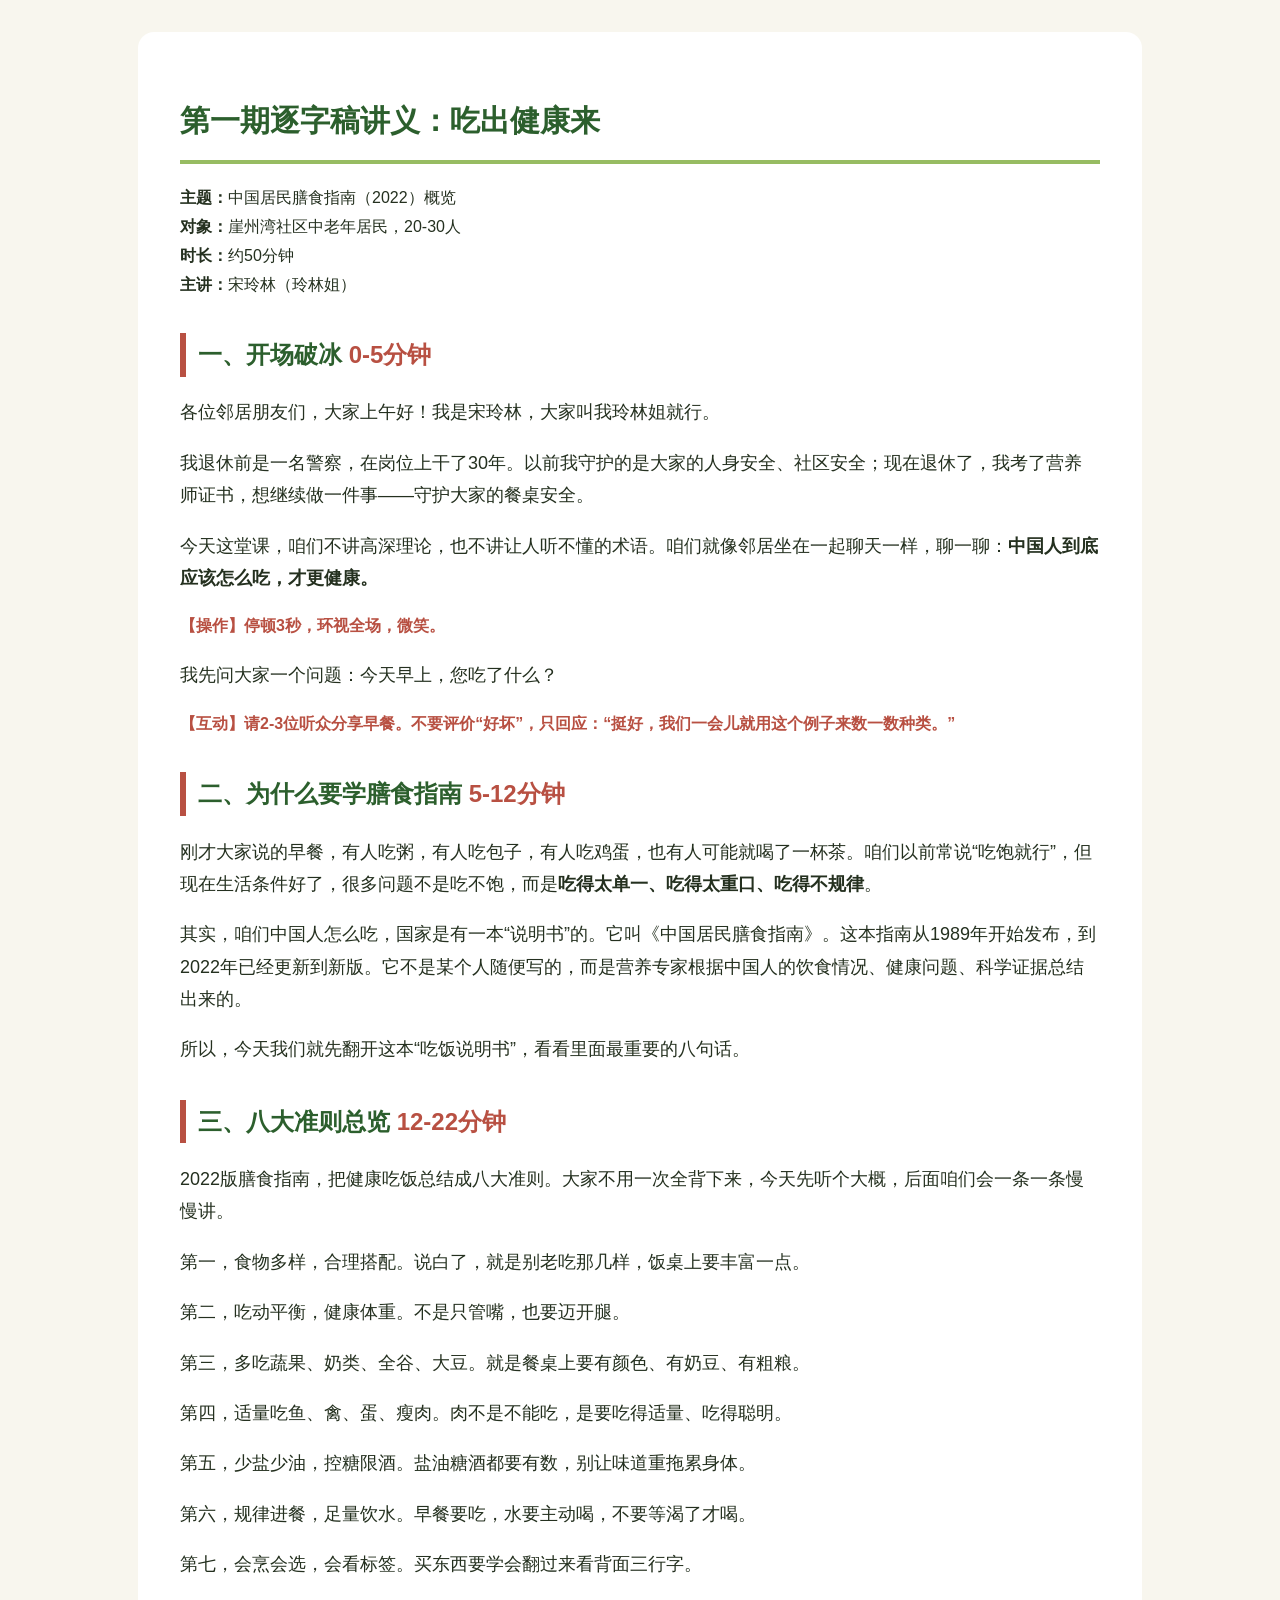
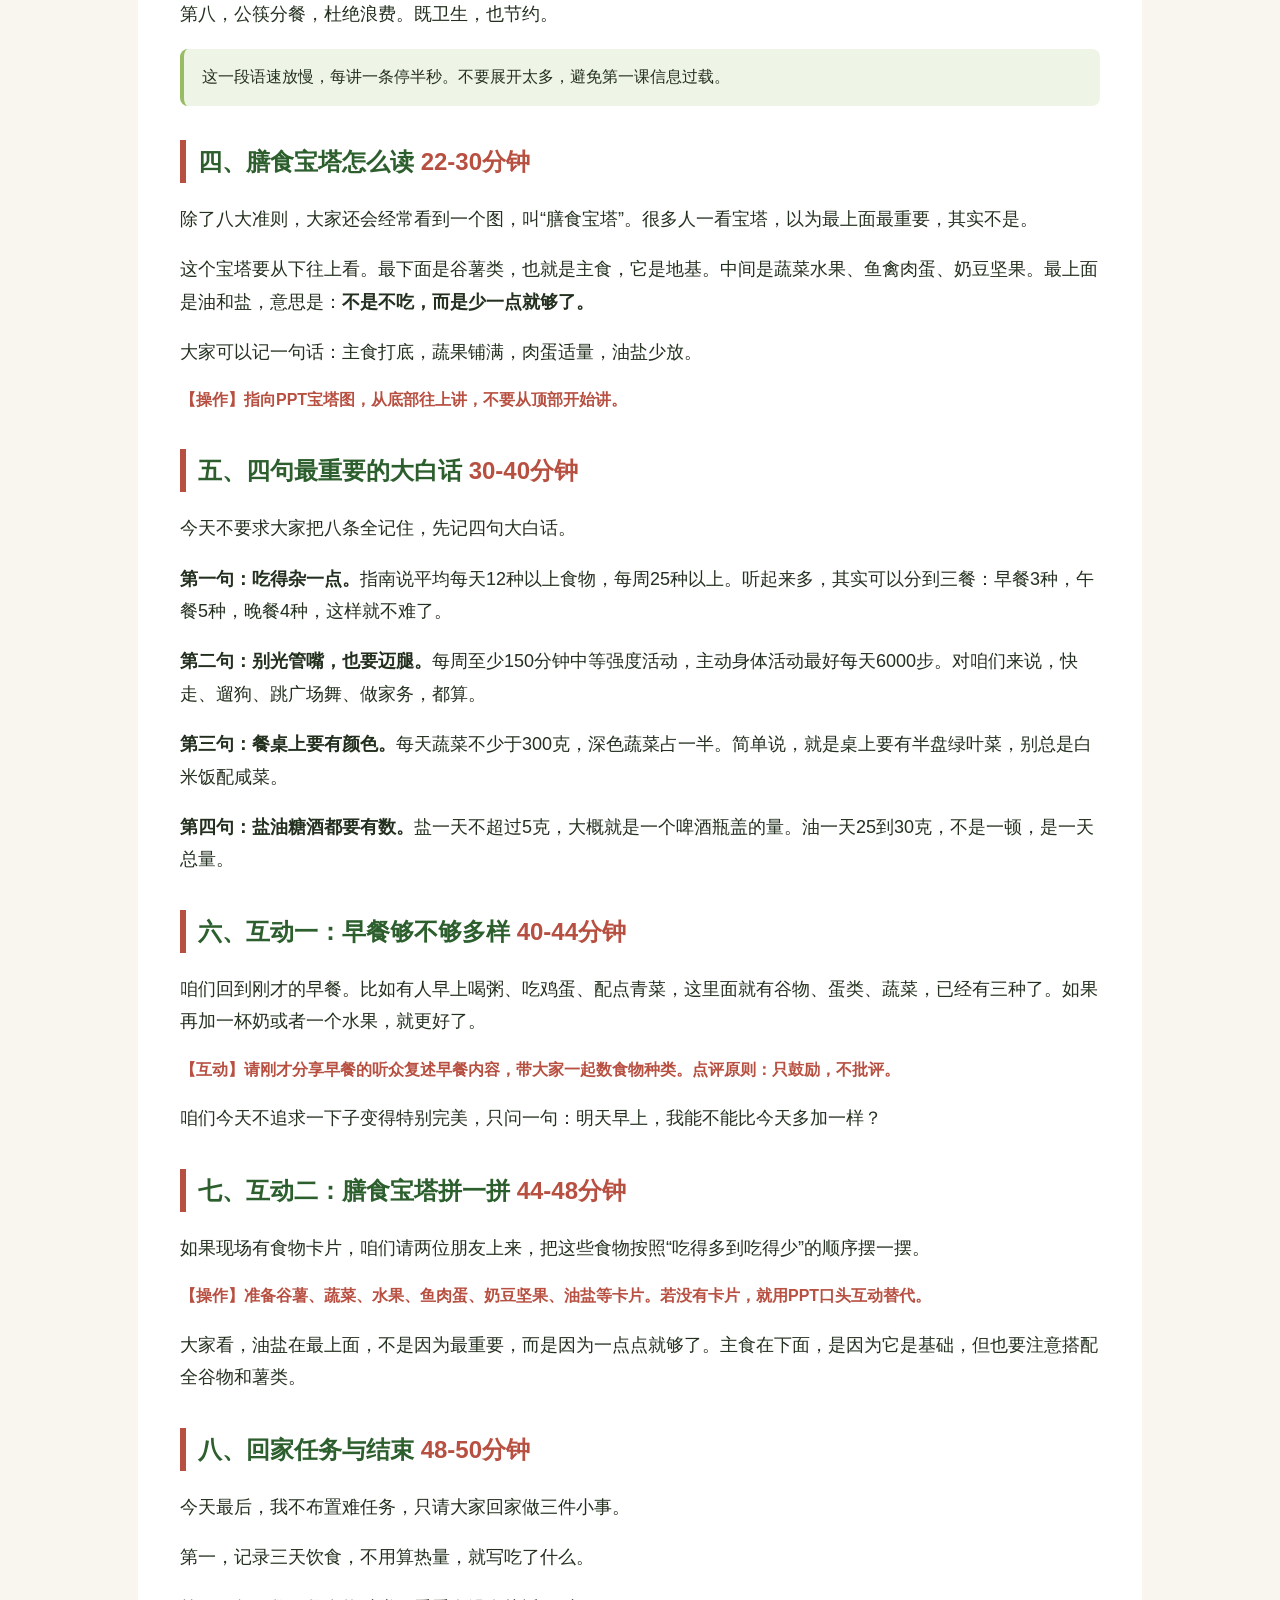
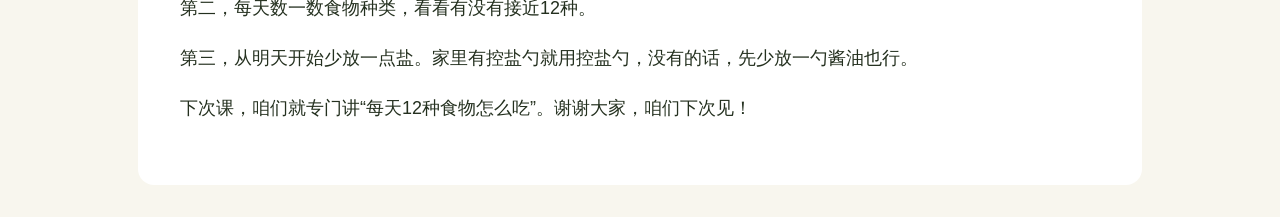
<file: 伙伴个案/宋玲林/社区公益讲座/第一期_吃出健康来_逐字稿讲义.html>
<!doctype html><html lang="zh-CN"><head><meta charset="utf-8"><title>第一期逐字稿讲义</title><style>
body{font-family:"Noto Sans CJK SC","Microsoft YaHei",sans-serif;line-height:1.8;color:#24301F;background:#F8F6EE;margin:0;padding:32px}main{max-width:920px;margin:auto;background:white;padding:42px;border-radius:16px}h1,h2,h3{color:#2C5F2D}h1{font-size:30px;border-bottom:4px solid #97BC62;padding-bottom:12px}h2{margin-top:34px;border-left:6px solid #B85042;padding-left:12px}.time{color:#B85042;font-weight:700}.note{background:#EEF4E6;border-left:4px solid #97BC62;padding:14px 18px;border-radius:8px}.say{font-size:18px}.action{color:#B85042;font-weight:700}table{border-collapse:collapse;width:100%;margin:18px 0}td,th{border:1px solid #D5DEC7;padding:10px;text-align:left}th{background:#2C5F2D;color:white}@media print{body{background:white;padding:0}main{box-shadow:none}}</style></head><body><main>
<h1>第一期逐字稿讲义：吃出健康来</h1>
<p><strong>主题：</strong>中国居民膳食指南（2022）概览<br><strong>对象：</strong>崖州湾社区中老年居民，20-30人<br><strong>时长：</strong>约50分钟<br><strong>主讲：</strong>宋玲林（玲林姐）</p>

<h2>一、开场破冰 <span class="time">0-5分钟</span></h2>
<p class="say">各位邻居朋友们，大家上午好！我是宋玲林，大家叫我玲林姐就行。</p>
<p class="say">我退休前是一名警察，在岗位上干了30年。以前我守护的是大家的人身安全、社区安全；现在退休了，我考了营养师证书，想继续做一件事——守护大家的餐桌安全。</p>
<p class="say">今天这堂课，咱们不讲高深理论，也不讲让人听不懂的术语。咱们就像邻居坐在一起聊天一样，聊一聊：<strong>中国人到底应该怎么吃，才更健康。</strong></p>
<p class="action">【操作】停顿3秒，环视全场，微笑。</p>
<p class="say">我先问大家一个问题：今天早上，您吃了什么？</p>
<p class="action">【互动】请2-3位听众分享早餐。不要评价“好坏”，只回应：“挺好，我们一会儿就用这个例子来数一数种类。”</p>

<h2>二、为什么要学膳食指南 <span class="time">5-12分钟</span></h2>
<p class="say">刚才大家说的早餐，有人吃粥，有人吃包子，有人吃鸡蛋，也有人可能就喝了一杯茶。咱们以前常说“吃饱就行”，但现在生活条件好了，很多问题不是吃不饱，而是<strong>吃得太单一、吃得太重口、吃得不规律</strong>。</p>
<p class="say">其实，咱们中国人怎么吃，国家是有一本“说明书”的。它叫《中国居民膳食指南》。这本指南从1989年开始发布，到2022年已经更新到新版。它不是某个人随便写的，而是营养专家根据中国人的饮食情况、健康问题、科学证据总结出来的。</p>
<p class="say">所以，今天我们就先翻开这本“吃饭说明书”，看看里面最重要的八句话。</p>

<h2>三、八大准则总览 <span class="time">12-22分钟</span></h2>
<p class="say">2022版膳食指南，把健康吃饭总结成八大准则。大家不用一次全背下来，今天先听个大概，后面咱们会一条一条慢慢讲。</p>
<p class="say">第一，食物多样，合理搭配。说白了，就是别老吃那几样，饭桌上要丰富一点。</p>
<p class="say">第二，吃动平衡，健康体重。不是只管嘴，也要迈开腿。</p>
<p class="say">第三，多吃蔬果、奶类、全谷、大豆。就是餐桌上要有颜色、有奶豆、有粗粮。</p>
<p class="say">第四，适量吃鱼、禽、蛋、瘦肉。肉不是不能吃，是要吃得适量、吃得聪明。</p>
<p class="say">第五，少盐少油，控糖限酒。盐油糖酒都要有数，别让味道重拖累身体。</p>
<p class="say">第六，规律进餐，足量饮水。早餐要吃，水要主动喝，不要等渴了才喝。</p>
<p class="say">第七，会烹会选，会看标签。买东西要学会翻过来看背面三行字。</p>
<p class="say">第八，公筷分餐，杜绝浪费。既卫生，也节约。</p>
<p class="note">这一段语速放慢，每讲一条停半秒。不要展开太多，避免第一课信息过载。</p>

<h2>四、膳食宝塔怎么读 <span class="time">22-30分钟</span></h2>
<p class="say">除了八大准则，大家还会经常看到一个图，叫“膳食宝塔”。很多人一看宝塔，以为最上面最重要，其实不是。</p>
<p class="say">这个宝塔要从下往上看。最下面是谷薯类，也就是主食，它是地基。中间是蔬菜水果、鱼禽肉蛋、奶豆坚果。最上面是油和盐，意思是：<strong>不是不吃，而是少一点就够了。</strong></p>
<p class="say">大家可以记一句话：主食打底，蔬果铺满，肉蛋适量，油盐少放。</p>
<p class="action">【操作】指向PPT宝塔图，从底部往上讲，不要从顶部开始讲。</p>

<h2>五、四句最重要的大白话 <span class="time">30-40分钟</span></h2>
<p class="say">今天不要求大家把八条全记住，先记四句大白话。</p>
<p class="say"><strong>第一句：吃得杂一点。</strong>指南说平均每天12种以上食物，每周25种以上。听起来多，其实可以分到三餐：早餐3种，午餐5种，晚餐4种，这样就不难了。</p>
<p class="say"><strong>第二句：别光管嘴，也要迈腿。</strong>每周至少150分钟中等强度活动，主动身体活动最好每天6000步。对咱们来说，快走、遛狗、跳广场舞、做家务，都算。</p>
<p class="say"><strong>第三句：餐桌上要有颜色。</strong>每天蔬菜不少于300克，深色蔬菜占一半。简单说，就是桌上要有半盘绿叶菜，别总是白米饭配咸菜。</p>
<p class="say"><strong>第四句：盐油糖酒都要有数。</strong>盐一天不超过5克，大概就是一个啤酒瓶盖的量。油一天25到30克，不是一顿，是一天总量。</p>

<h2>六、互动一：早餐够不够多样 <span class="time">40-44分钟</span></h2>
<p class="say">咱们回到刚才的早餐。比如有人早上喝粥、吃鸡蛋、配点青菜，这里面就有谷物、蛋类、蔬菜，已经有三种了。如果再加一杯奶或者一个水果，就更好了。</p>
<p class="action">【互动】请刚才分享早餐的听众复述早餐内容，带大家一起数食物种类。点评原则：只鼓励，不批评。</p>
<p class="say">咱们今天不追求一下子变得特别完美，只问一句：明天早上，我能不能比今天多加一样？</p>

<h2>七、互动二：膳食宝塔拼一拼 <span class="time">44-48分钟</span></h2>
<p class="say">如果现场有食物卡片，咱们请两位朋友上来，把这些食物按照“吃得多到吃得少”的顺序摆一摆。</p>
<p class="action">【操作】准备谷薯、蔬菜、水果、鱼肉蛋、奶豆坚果、油盐等卡片。若没有卡片，就用PPT口头互动替代。</p>
<p class="say">大家看，油盐在最上面，不是因为最重要，而是因为一点点就够了。主食在下面，是因为它是基础，但也要注意搭配全谷物和薯类。</p>

<h2>八、回家任务与结束 <span class="time">48-50分钟</span></h2>
<p class="say">今天最后，我不布置难任务，只请大家回家做三件小事。</p>
<p class="say">第一，记录三天饮食，不用算热量，就写吃了什么。</p>
<p class="say">第二，每天数一数食物种类，看看有没有接近12种。</p>
<p class="say">第三，从明天开始少放一点盐。家里有控盐勺就用控盐勺，没有的话，先少放一勺酱油也行。</p>
<p class="say">下次课，咱们就专门讲“每天12种食物怎么吃”。谢谢大家，咱们下次见！</p>
</main></body></html>
</file>
<file: 工作台/css/style.css>
/**
 * MelBeacon 灯塔系统工作台 - 样式表
 * 配色方案：墨绿+金色
 */

/* ========== CSS 变量（V4.3 苹果风重设） ========== */
:root {
  /* 品牌主色：保留墨绿+金 */
  --color-bg: #F2F2F7;            /* iOS systemGroupedBackground */
  --color-bg-elevated: #FFFFFF;   /* iOS secondarySystemGroupedBackground */
  --color-sidebar: rgba(13, 40, 24, 0.78);  /* 墨绿 + 磨砂 */
  --color-sidebar-solid: #0D2818;
  --color-sidebar-hover: rgba(255,255,255,0.08);
  --color-sidebar-active: rgba(249, 168, 37, 0.18);
  --color-primary: #0D2818;       /* 墨绿 */
  --color-primary-light: #2E7D32;
  --color-accent: #F9A825;        /* 金色 */
  --color-accent-soft: rgba(249, 168, 37, 0.12);
  --color-accent-light: #FFF3D6;

  --color-card: #FFFFFF;
  --color-card-secondary: #F9F9FB;
  --color-surface: #FFFFFF;        /* 卡片/区块表面背景（与 --color-card 一致，供 app.js 引用） */
  --color-bg-card: #FFFFFF;        /* 自动化任务统计卡片背景（供 app.js 引用） */

  --color-text: #1C1C1E;          /* iOS label */
  --color-text-secondary: #6E6E73; /* iOS secondaryLabel */
  --color-text-tertiary: #98989D;  /* iOS tertiaryLabel */
  --color-text-onDark: rgba(255,255,255,0.92);

  --color-border: rgba(60,60,67,0.12);  /* iOS separator */
  --color-border-strong: rgba(60,60,67,0.20);

  --color-success: #34C759;       /* iOS systemGreen */
  --color-warning: #FF9500;       /* iOS systemOrange */
  --color-danger: #FF3B30;        /* iOS systemRed */
  --color-info: #007AFF;          /* iOS systemBlue */
  --color-purple: #AF52DE;        /* iOS systemPurple */
  --color-pink: #FF2D55;          /* iOS systemPink */
  --color-teal: #30B0C7;          /* iOS systemTeal */
  --color-indigo: #5856D6;        /* iOS systemIndigo */

  /* 苹果风尺寸 */
  --sidebar-width: 240px;
  --radius-sm: 8px;        /* 小元素（标签、徽标） */
  --radius: 14px;          /* 卡片默认圆角（iOS grouped card） */
  --radius-lg: 20px;       /* 大卡片/模态 */
  --radius-pill: 999px;    /* 胶囊按钮 */

  /* 阴影分层（iOS 风格：低饱和、柔和） */
  --shadow-sm: 0 1px 2px rgba(0,0,0,0.04), 0 1px 3px rgba(0,0,0,0.04);
  --shadow:    0 2px 6px rgba(0,0,0,0.05), 0 4px 12px rgba(0,0,0,0.04);
  --shadow-hover: 0 4px 12px rgba(0,0,0,0.08), 0 8px 24px rgba(0,0,0,0.06);
  --shadow-modal: 0 12px 32px rgba(0,0,0,0.12), 0 24px 64px rgba(0,0,0,0.10);

  /* 过渡 */
  --transition: all 0.22s cubic-bezier(0.4, 0.0, 0.2, 1);
  --transition-slow: all 0.35s cubic-bezier(0.4, 0.0, 0.2, 1);

  /* 磨砂玻璃 */
  --glass-sidebar: blur(28px) saturate(180%);
  --glass-toolbar: blur(20px) saturate(160%);

  /* 字体 */
  --font-system: -apple-system, BlinkMacSystemFont, 'SF Pro Display', 'SF Pro Text', 'PingFang SC', 'Helvetica Neue', 'Noto Sans SC', 'Microsoft YaHei', sans-serif;
}

/* ========== 全局重置 ========== */
* {
  margin: 0;
  padding: 0;
  box-sizing: border-box;
  -webkit-font-smoothing: antialiased;
  -moz-osx-font-smoothing: grayscale;
}

html, body {
  font-family: var(--font-system);
}

body {
  font-size: 14px;
  background: var(--color-bg);
  color: var(--color-text);
  min-width: 1240px;  /* V4.3：侧边栏加宽后调整为 1240px */
  overflow-x: auto;
  line-height: 1.5;
  font-feature-settings: "tnum" 1, "ss01" 1;
  letter-spacing: -0.01em;
}

/* ========== 滚动条美化（macOS 风格：细、悬浮、淡入） ========== */
::-webkit-scrollbar {
  width: 8px;
  height: 8px;
}
::-webkit-scrollbar-track {
  background: transparent;
}
::-webkit-scrollbar-thumb {
  background: rgba(60,60,67,0.20);
  border-radius: var(--radius-pill);
  border: 2px solid transparent;
  background-clip: padding-box;
  transition: background 0.2s;
}
::-webkit-scrollbar-thumb:hover {
  background: rgba(60,60,67,0.36);
  background-clip: padding-box;
  border: 2px solid transparent;
}

/* ========== 整体布局 ========== */
.app-layout {
  display: flex;
  height: 100vh;
  overflow: hidden;
}

/* ========== 侧边栏（V4.3 苹果风：磨砂玻璃 + 圆角激活项） ========== */
.sidebar {
  width: var(--sidebar-width);
  min-width: var(--sidebar-width);
  background: var(--color-sidebar-solid);  /* 兼容回退 */
  background: var(--color-sidebar);
  -webkit-backdrop-filter: var(--glass-sidebar);
  backdrop-filter: var(--glass-sidebar);
  color: #FFFFFF;
  display: flex;
  flex-direction: column;
  overflow-y: auto;
  border-right: 1px solid rgba(255,255,255,0.06);
  position: relative;
  z-index: 1;
}

/* 当浏览器不支持 backdrop-filter 时回退到不透明 */
@supports not (backdrop-filter: blur(20px)) {
  .sidebar {
    background: var(--color-sidebar-solid);
  }
}

.sidebar-logo {
  padding: 28px 22px 18px;
  border-bottom: 1px solid rgba(255,255,255,0.08);
}

.sidebar-logo h1 {
  font-size: 19px;
  font-weight: 700;
  display: flex;
  align-items: center;
  gap: 8px;
  margin-bottom: 4px;
  letter-spacing: -0.02em;
}

.sidebar-logo p {
  font-size: 11px;
  opacity: 0.5;
  letter-spacing: 1.5px;
  font-weight: 500;
}

.sidebar-nav {
  flex: 1;
  padding: 14px 10px;
}

.nav-group {
  margin-bottom: 6px;
}

.nav-group-title {
  font-size: 11px;
  color: rgba(255,255,255,0.4);
  padding: 10px 14px 4px;
  text-transform: uppercase;
  letter-spacing: 0.8px;
  font-weight: 600;
}

.nav-item {
  display: flex;
  align-items: center;
  padding: 9px 14px;
  margin: 1px 0;
  cursor: pointer;
  transition: var(--transition);
  border-radius: var(--radius-sm);
  font-size: 13.5px;
  gap: 10px;
  user-select: none;
  color: var(--color-text-onDark);
  font-weight: 500;
}

.nav-item:hover {
  background: var(--color-sidebar-hover);
}

.nav-item.active {
  background: var(--color-sidebar-active);
  color: var(--color-accent);
  font-weight: 600;
}

.nav-item.active::before {
  /* iOS 风格左侧金色小条 */
  content: '';
  position: absolute;
  left: 0;
  width: 3px;
  height: 18px;
  background: var(--color-accent);
  border-radius: 0 2px 2px 0;
  margin-left: -10px;
}

.nav-item {
  position: relative;
}

.nav-item .nav-badge {
  margin-left: auto;
  background: var(--color-accent);
  color: var(--color-primary);
  font-size: 11px;
  padding: 1px 8px;
  border-radius: var(--radius-pill);
  font-weight: 700;
}

/* 侧边栏底部 */
.sidebar-footer {
  padding: 16px 18px;
  border-top: 1px solid rgba(255,255,255,0.08);
  font-size: 12px;
}

.sync-status {
  display: flex;
  align-items: center;
  gap: 8px;
  opacity: 0.75;
  margin-bottom: 10px;
  font-weight: 500;
}

.sync-dot {
  width: 7px;
  height: 7px;
  border-radius: 50%;
  background: var(--color-success);
  box-shadow: 0 0 8px var(--color-success);
  animation: pulse 2s infinite;
}

@keyframes pulse {
  0%, 100% { opacity: 1; transform: scale(1); }
  50% { opacity: 0.5; transform: scale(0.9); }
}

.sync-btn {
  width: 100%;
  padding: 8px 12px;
  background: rgba(255,255,255,0.08);
  border: 1px solid rgba(255,255,255,0.10);
  color: var(--color-text-onDark);
  border-radius: var(--radius-sm);
  cursor: pointer;
  font-size: 12.5px;
  font-weight: 500;
  transition: var(--transition);
  font-family: var(--font-system);
}

.sync-btn:hover {
  background: rgba(255,255,255,0.14);
  border-color: rgba(255,255,255,0.18);
}

.sync-btn:active {
  transform: scale(0.98);
}

/* ========== 主内容区 ========== */
.main-content {
  flex: 1;
  display: flex;
  flex-direction: column;
  overflow: hidden;
  background: var(--color-bg);
}

/* 页面头部 */
.page-header {
  padding: 22px 28px 16px;
  background: var(--color-bg);
  border-bottom: 1px solid var(--color-border);
}

.page-header h2 {
  font-size: 24px;
  font-weight: 700;
  color: var(--color-text);
  margin-bottom: 4px;
  letter-spacing: -0.02em;
}

.page-header p {
  font-size: 13px;
  color: var(--color-text-secondary);
  font-weight: 400;
}

/* 平台选择栏（iOS 风格胶囊组） */
.platform-bar {
  display: flex;
  gap: 8px;
  padding: 12px 28px;
  background: var(--color-bg);
  border-bottom: 1px solid var(--color-border);
}

.platform-btn {
  padding: 7px 14px;
  border: 1px solid var(--color-border);
  border-radius: var(--radius-pill);
  background: var(--color-card);
  color: var(--color-text);
  font-size: 13px;
  font-weight: 500;
  cursor: pointer;
  transition: var(--transition);
  display: flex;
  align-items: center;
  gap: 5px;
  user-select: none;
  font-family: var(--font-system);
}

.platform-btn:hover {
  border-color: var(--color-text-tertiary);
  background: var(--color-card);
  transform: translateY(-1px);
}

.platform-btn:active {
  transform: scale(0.97);
}

.platform-btn.active {
  background: var(--color-primary);
  color: #fff;
  border-color: var(--color-primary);
  box-shadow: 0 2px 8px rgba(13,40,24,0.25);
}

/* 子标签栏（iOS Segmented Control 风格：灰底胶囊轨道） */
.sub-tabs {
  display: inline-flex;
  gap: 2px;
  padding: 4px;
  margin: 14px 28px 0;
  background: rgba(60,60,67,0.08);
  border-radius: var(--radius-pill);
  border: none;
  overflow-x: auto;
  -webkit-overflow-scrolling: touch;
  align-self: flex-start;
  max-width: calc(100vw - var(--sidebar-width) - 56px);
}

.sub-tab {
  padding: 7px 16px;
  font-size: 13px;
  color: var(--color-text-secondary);
  cursor: pointer;
  transition: var(--transition);
  border-radius: var(--radius-pill);
  white-space: nowrap;
  user-select: none;
  font-weight: 500;
  border: none;
  background: transparent;
}

.sub-tab:hover {
  color: var(--color-text);
}

.sub-tab:active {
  transform: scale(0.97);
}

.sub-tab.active {
  background: var(--color-card);
  color: var(--color-text);
  font-weight: 600;
  box-shadow: 0 1px 3px rgba(0,0,0,0.08), 0 2px 6px rgba(0,0,0,0.04);
}

.sub-tab .tab-badge {
  margin-left: 5px;
  background: var(--color-accent-soft);
  color: var(--color-accent);
  font-size: 11px;
  padding: 0 7px;
  border-radius: var(--radius-pill);
  font-weight: 700;
}

.sub-tab.active .tab-badge {
  background: var(--color-accent);
  color: var(--color-primary);
}

/* 「管理」徽章：标明该子标签需管理权限（配套 auth.js 子标签权限过滤） */
.sub-tab .tab-badge.admin-only {
  background: rgba(255, 59, 48, 0.12);
  color: var(--color-danger);
}

/* ========== 权限兜底样式 ==========
   .admin-only 元素默认隐藏，避免未登录或非管理员身份时敏感入口外泄。
   auth.js 在 applyPermissions() 中会给 <body> 加 .auth-is-admin 类，
   管理员登录后该类元素自动恢复可见。 */
.admin-only {
  display: none !important;
}
body.auth-is-admin .admin-only {
  display: inline-block !important;
}

/* ========== 工具栏 ========== */
.toolbar {
  display: flex;
  align-items: center;
  gap: 10px;
  padding: 14px 28px;
  background: var(--color-bg);
  flex-wrap: wrap;
}

.search-box {
  flex: 1;
  max-width: 360px;
  position: relative;
}

.search-box input {
  width: 100%;
  padding: 8px 14px 8px 36px;
  border: none;
  border-radius: var(--radius-pill);
  font-size: 13.5px;
  background: rgba(60,60,67,0.08);
  color: var(--color-text);
  transition: var(--transition);
  font-family: var(--font-system);
}

.search-box input::placeholder {
  color: var(--color-text-tertiary);
}

.search-box input:focus {
  outline: none;
  background: rgba(60,60,67,0.12);
  box-shadow: 0 0 0 3px rgba(0,122,255,0.18);
}

.search-box .search-icon {
  position: absolute;
  left: 12px;
  top: 50%;
  transform: translateY(-50%);
  font-size: 14px;
  opacity: 0.5;
}

.toolbar-actions {
  display: flex;
  gap: 8px;
  margin-left: auto;
}

/* 视图切换（iOS Segmented Control 风格） */
.view-toggle {
  display: inline-flex;
  background: rgba(60,60,67,0.08);
  border: none;
  border-radius: var(--radius-pill);
  padding: 2px;
  gap: 2px;
  overflow: hidden;
}

.view-toggle button {
  padding: 5px 12px;
  background: transparent;
  border: none;
  cursor: pointer;
  font-size: 12.5px;
  color: var(--color-text-secondary);
  font-weight: 500;
  border-radius: var(--radius-pill);
  font-family: var(--font-system);
  transition: var(--transition);
}

.view-toggle button:hover {
  color: var(--color-text);
}

.view-toggle button.active {
  background: var(--color-card);
  color: var(--color-text);
  font-weight: 600;
  box-shadow: 0 1px 3px rgba(0,0,0,0.08);
}

/* ========== 筛选标签区 ========== */
.filter-area {
  padding: 10px 28px 14px;
  background: var(--color-bg);
}

.filter-row {
  display: flex;
  align-items: center;
  gap: 8px;
  margin-bottom: 8px;
  flex-wrap: wrap;
}

.filter-label {
  font-size: 12px;
  color: var(--color-text-secondary);
  min-width: 36px;
  font-weight: 600;
  letter-spacing: 0.2px;
}

.filter-tags {
  display: flex;
  gap: 6px;
  flex-wrap: wrap;
}

.filter-tag {
  padding: 4px 12px;
  font-size: 12px;
  border: none;
  border-radius: var(--radius-pill);
  background: rgba(60,60,67,0.08);
  color: var(--color-text-secondary);
  cursor: pointer;
  transition: var(--transition);
  user-select: none;
  font-weight: 500;
}

.filter-tag:hover {
  background: rgba(60,60,67,0.14);
  color: var(--color-text);
}

.filter-tag.active {
  background: var(--color-primary);
  color: #fff;
  box-shadow: 0 1px 3px rgba(13,40,24,0.25);
}

.filter-tag.add-custom {
  border: 1px dashed var(--color-accent);
  background: transparent;
  color: var(--color-accent);
}

.filter-tag.add-custom:hover {
  background: var(--color-accent-soft);
}

/* 自定义赛道输入框 */
.custom-track-input {
  display: none;
  align-items: center;
  gap: 6px;
}

.custom-track-input.show {
  display: flex;
}

.custom-track-input input {
  padding: 4px 12px;
  border: 1px solid var(--color-info);
  border-radius: var(--radius-pill);
  font-size: 12px;
  width: 120px;
  outline: none;
  font-family: var(--font-system);
}

.custom-track-input button {
  padding: 4px 12px;
  background: var(--color-info);
  color: #fff;
  border: none;
  border-radius: var(--radius-pill);
  font-size: 12px;
  cursor: pointer;
  font-family: var(--font-system);
}

/* ========== 快捷操作区 ========== */
.quick-actions {
  padding: 0 28px 16px;
  background: var(--color-bg);
}

.primary-action {
  background: var(--color-card);
  border: none;
  border-radius: var(--radius);
  padding: 16px 20px;
  margin-bottom: 12px;
  display: flex;
  align-items: center;
  justify-content: space-between;
  gap: 16px;
  box-shadow: var(--shadow-sm);
}

.primary-action-info {
  flex: 1;
}

.primary-action-info h4 {
  font-size: 15px;
  font-weight: 600;
  color: var(--color-text);
  margin-bottom: 4px;
  letter-spacing: -0.01em;
}

.primary-action-info p {
  font-size: 12px;
  color: var(--color-text-secondary);
}

.primary-action-platforms {
  display: flex;
  gap: 6px;
}

.primary-action-platforms button {
  padding: 6px 14px;
  border: none;
  border-radius: var(--radius-pill);
  background: rgba(60,60,67,0.08);
  font-size: 12px;
  font-weight: 500;
  cursor: pointer;
  transition: var(--transition);
  color: var(--color-text);
  font-family: var(--font-system);
}

.primary-action-platforms button:hover,
.primary-action-platforms button.active {
  background: var(--color-primary);
  color: #fff;
}

.primary-action-go {
  padding: 9px 22px;
  background: var(--color-accent);
  color: var(--color-primary);
  border: none;
  border-radius: var(--radius-pill);
  font-size: 13.5px;
  font-weight: 600;
  cursor: pointer;
  transition: var(--transition);
  white-space: nowrap;
  font-family: var(--font-system);
  box-shadow: 0 2px 6px rgba(249,168,37,0.3);
}

.primary-action-go:hover {
  background: #FFB845;
  transform: translateY(-1px);
  box-shadow: 0 4px 12px rgba(249,168,37,0.4);
}

.primary-action-go:active {
  transform: scale(0.97);
}

.secondary-actions {
  display: flex;
  gap: 8px;
  flex-wrap: wrap;
}

.secondary-action-btn {
  padding: 7px 14px;
  background: rgba(60,60,67,0.08);
  border: none;
  border-radius: var(--radius-pill);
  font-size: 12.5px;
  font-weight: 500;
  cursor: pointer;
  transition: var(--transition);
  color: var(--color-text);
  display: flex;
  align-items: center;
  gap: 5px;
  font-family: var(--font-system);
}

.secondary-action-btn:hover {
  background: rgba(60,60,67,0.14);
}

.secondary-action-btn:active {
  transform: scale(0.97);
}

/* ========== 内容卡片网格区 ========== */
.content-area {
  flex: 1;
  overflow-y: auto;
  padding: 0 28px 28px;
}

.card-grid {
  display: grid;
  grid-template-columns: repeat(auto-fill, minmax(320px, 1fr));
  gap: 16px;
}

/* 列表视图 */
.card-grid.list-view {
  grid-template-columns: 1fr;
}

.card-grid.list-view .content-card {
  display: grid;
  grid-template-columns: 1fr auto;
  align-items: center;
}

/* 内容卡片（iOS 风格：白底大圆角、柔和阴影、悬浮上移） */
.content-card {
  background: var(--color-card);
  border: 1px solid var(--color-border);
  border-radius: var(--radius);
  padding: 16px;
  transition: var(--transition);
  cursor: pointer;
  box-shadow: var(--shadow-sm);
}

.content-card:hover {
  box-shadow: var(--shadow-hover);
  transform: translateY(-2px);
  border-color: var(--color-border-strong);
}

.content-card:active {
  transform: translateY(0) scale(0.995);
}

.card-header {
  display: flex;
  align-items: flex-start;
  justify-content: space-between;
  gap: 8px;
  margin-bottom: 8px;
}

.card-title {
  font-size: 14.5px;
  font-weight: 600;
  color: var(--color-text);
  line-height: 1.4;
  flex: 1;
  display: -webkit-box;
  -webkit-line-clamp: 2;
  -webkit-box-orient: vertical;
  overflow: hidden;
  letter-spacing: -0.01em;
}

/* 状态徽标（iOS 风格：低饱和胶囊） */
.status-badge {
  font-size: 11px;
  padding: 2px 9px;
  border-radius: var(--radius-pill);
  font-weight: 600;
  white-space: nowrap;
  letter-spacing: 0.1px;
}

.status-badge.published {
  background: rgba(52,199,89,0.14);
  color: #248A3D;
}

.status-badge.pending {
  background: rgba(255,149,0,0.14);
  color: #C93400;
}

.status-badge.monitoring {
  background: rgba(0,122,255,0.14);
  color: #0040DD;
}

.status-badge.need_optimize {
  background: rgba(255,59,48,0.14);
  color: #D70015;
}

.status-badge.active {
  background: rgba(52,199,89,0.14);
  color: #248A3D;
}

.status-badge.paused {
  background: rgba(60,60,67,0.10);
  color: var(--color-text-secondary);
}

.status-badge.completed {
  background: rgba(0,122,255,0.14);
  color: #0040DD;
}

.status-badge.draft {
  background: rgba(255,149,0,0.14);
  color: #C93400;
}

.status-badge.in_progress {
  background: rgba(0,122,255,0.14);
  color: #0040DD;
}

.status-badge.running {
  background: rgba(52,199,89,0.14);
  color: #248A3D;
}

.status-badge.error {
  background: rgba(255,59,48,0.14);
  color: #D70015;
}

.status-badge.upcoming {
  background: rgba(52,199,89,0.14);
  color: #248A3D;
}

.status-badge.planning {
  background: rgba(255,149,0,0.14);
  color: #C93400;
}

.status-badge.passed {
  background: rgba(52,199,89,0.14);
  color: #248A3D;
}

.status-badge.warning {
  background: rgba(255,59,48,0.14);
  color: #D70015;
}

.status-badge.inactive {
  background: rgba(60,60,67,0.10);
  color: var(--color-text-secondary);
}

.status-badge.tracking {
  background: rgba(0,122,255,0.14);
  color: #0040DD;
}

.status-badge.idea {
  background: rgba(175,82,222,0.14);
  color: #8944AB;
}

.status-badge.planned {
  background: rgba(255,149,0,0.14);
  color: #C93400;
}

/* 卡片标签 */
.card-tags {
  display: flex;
  gap: 4px;
  flex-wrap: wrap;
  margin-bottom: 10px;
}

.card-tag {
  font-size: 11px;
  padding: 1px 8px;
  border-radius: var(--radius-pill);
  background: rgba(60,60,67,0.08);
  color: var(--color-text-secondary);
  font-weight: 500;
}

/* 卡片数据指标 */
.card-metrics {
  display: flex;
  gap: 14px;
  margin-bottom: 10px;
  flex-wrap: wrap;
}

.metric-item {
  font-size: 12px;
  color: var(--color-text-secondary);
  display: flex;
  align-items: center;
  gap: 3px;
}

.metric-item .metric-icon {
  font-size: 13px;
}

.metric-item strong {
  color: var(--color-text);
  font-weight: 600;
}

/* 趋势指标 */
.card-trend {
  font-size: 12px;
  color: var(--color-success);
  display: flex;
  align-items: center;
  gap: 3px;
  margin-bottom: 10px;
  font-weight: 500;
}

.card-trend.negative {
  color: var(--color-danger);
}

/* 卡片操作按钮 */
.card-actions {
  display: flex;
  gap: 6px;
  margin-top: 10px;
  padding-top: 10px;
  border-top: 1px solid var(--color-border);
}

.card-action-btn {
  padding: 5px 11px;
  font-size: 11.5px;
  border: none;
  border-radius: var(--radius-pill);
  background: rgba(60,60,67,0.08);
  color: var(--color-text-secondary);
  cursor: pointer;
  transition: var(--transition);
  font-family: var(--font-system);
  font-weight: 500;
}

.card-action-btn:hover {
  background: rgba(60,60,67,0.14);
  color: var(--color-text);
}

.card-action-btn.primary {
  background: var(--color-primary);
  color: #fff;
}

.card-action-btn.primary:hover {
  background: #1A3A24;
  color: #fff;
}

/* ========== 社群管理 - 放大版卡片 ========== */
.community-card-large {
  background: var(--color-card);
  border: 1px solid var(--color-border);
  border-radius: var(--radius);
  padding: 20px;
  margin-bottom: 16px;
  transition: var(--transition);
}

.community-card-large:hover {
  box-shadow: var(--shadow-hover);
}

.community-card-header {
  display: flex;
  align-items: center;
  justify-content: space-between;
  margin-bottom: 16px;
}

.community-card-header h3 {
  font-size: 16px;
  font-weight: 600;
}

.community-card-header .day-badge {
  font-size: 13px;
  padding: 4px 12px;
  background: var(--color-accent-light);
  color: var(--color-accent);
  border-radius: 12px;
  font-weight: 600;
}

.community-metrics-row {
  display: grid;
  grid-template-columns: repeat(4, 1fr);
  gap: 12px;
  margin-bottom: 16px;
}

.community-metric {
  text-align: center;
  padding: 12px;
  background: var(--color-card-secondary);
  border-radius: var(--radius);
}

.community-metric .metric-value {
  font-size: 20px;
  font-weight: 700;
  color: var(--color-primary);
}

.community-metric .metric-label {
  font-size: 12px;
  color: var(--color-text-secondary);
  margin-top: 2px;
}

.community-push-timeline {
  display: grid;
  grid-template-columns: 1fr 1fr;
  gap: 12px;
  margin-bottom: 16px;
}

.push-slot {
  padding: 10px 14px;
  background: var(--color-bg);
  border-radius: var(--radius);
  font-size: 13px;
}

.push-slot .slot-label {
  font-size: 11px;
  color: var(--color-text-secondary);
  margin-bottom: 2px;
}

.community-card-actions {
  display: flex;
  gap: 8px;
  flex-wrap: wrap;
}

.community-card-actions button {
  padding: 6px 14px;
  border: 1px solid var(--color-border);
  border-radius: var(--radius);
  background: var(--color-card);
  font-size: 12px;
  cursor: pointer;
  transition: var(--transition);
  color: var(--color-text);
}

.community-card-actions button:hover {
  border-color: var(--color-primary);
  color: var(--color-primary);
}

/* ========== 推送日历视图 ========== */
.calendar-header {
  display: flex;
  align-items: center;
  justify-content: center;
  gap: 20px;
  padding: 16px 28px;
  background: var(--color-card);
  border-bottom: 1px solid var(--color-border);
}

.calendar-nav-btn {
  width: 36px;
  height: 36px;
  border: 1px solid var(--color-border);
  border-radius: var(--radius);
  background: var(--color-card);
  font-size: 16px;
  cursor: pointer;
  display: flex;
  align-items: center;
  justify-content: center;
  transition: var(--transition);
  color: var(--color-text);
}

.calendar-nav-btn:hover {
  border-color: var(--color-primary);
  color: var(--color-primary);
}

.calendar-date-display {
  font-size: 18px;
  font-weight: 700;
  color: var(--color-primary);
  min-width: 200px;
  text-align: center;
}

.calendar-dates {
  display: flex;
  gap: 8px;
  justify-content: center;
}

.calendar-date-item {
  padding: 6px 14px;
  border: 1px solid var(--color-border);
  border-radius: var(--radius);
  background: var(--color-card);
  font-size: 13px;
  cursor: pointer;
  transition: var(--transition);
  text-align: center;
  color: var(--color-text);
}

.calendar-date-item:hover {
  border-color: var(--color-primary);
}

.calendar-date-item.active {
  background: var(--color-primary);
  color: #fff;
  border-color: var(--color-primary);
}

.calendar-date-item .date-weekday {
  font-size: 11px;
  opacity: 0.7;
}

.calendar-date-item .date-day {
  font-size: 16px;
  font-weight: 600;
}

/* 推送时间线 */
.push-timeline {
  padding: 0 28px 28px;
}

.timeline-item {
  display: flex;
  gap: 16px;
  margin-bottom: 16px;
  position: relative;
}

.timeline-time {
  min-width: 60px;
  text-align: right;
  font-size: 14px;
  font-weight: 600;
  color: var(--color-primary);
  padding-top: 16px;
}

.timeline-dot {
  width: 12px;
  height: 12px;
  border-radius: 50%;
  background: var(--color-accent);
  margin-top: 20px;
  flex-shrink: 0;
  position: relative;
  z-index: 1;
}

.timeline-item:not(:last-child) .timeline-dot::after {
  content: '';
  position: absolute;
  top: 12px;
  left: 50%;
  transform: translateX(-50%);
  width: 2px;
  height: calc(100% + 16px + 12px);
  background: var(--color-border);
}

.timeline-card {
  flex: 1;
  background: var(--color-card);
  border: 1px solid var(--color-border);
  border-radius: var(--radius);
  padding: 16px;
  transition: var(--transition);
}

.timeline-card:hover {
  box-shadow: var(--shadow-hover);
}

.timeline-card-header {
  display: flex;
  align-items: center;
  justify-content: space-between;
  margin-bottom: 8px;
}

.timeline-card-title {
  font-size: 14px;
  font-weight: 600;
}

.timeline-card-meta {
  display: flex;
  gap: 12px;
  font-size: 12px;
  color: var(--color-text-secondary);
  margin-bottom: 8px;
}

.timeline-card-content {
  font-size: 13px;
  color: var(--color-text);
  margin-bottom: 10px;
  padding: 10px;
  background: var(--color-bg);
  border-radius: 4px;
  line-height: 1.5;
}

.timeline-card-actions {
  display: flex;
  gap: 6px;
}

.timeline-card-actions button {
  padding: 4px 12px;
  border: 1px solid var(--color-border);
  border-radius: 4px;
  background: var(--color-bg);
  font-size: 12px;
  cursor: pointer;
  transition: var(--transition);
  color: var(--color-text);
}

.timeline-card-actions button:hover {
  border-color: var(--color-primary);
  color: var(--color-primary);
}

.timeline-card-actions button.push-now {
  border-color: var(--color-accent);
  color: var(--color-accent);
  background: var(--color-accent-light);
}

.timeline-card-actions button.push-now:hover {
  background: var(--color-accent);
  color: #fff;
}

/* ========== 创始人看板 ========== */
.dashboard-grid {
  display: grid;
  grid-template-columns: repeat(3, 1fr);
  gap: 16px;
  margin-bottom: 24px;
}

.dashboard-metric-card {
  background: var(--color-card);
  border: 1px solid var(--color-border);
  border-radius: var(--radius);
  padding: 20px;
  display: flex;
  align-items: center;
  gap: 16px;
  transition: var(--transition);
}

.dashboard-metric-card:hover {
  box-shadow: var(--shadow-hover);
  transform: translateY(-1px);
}

.metric-icon {
  font-size: 28px;
  width: 56px;
  height: 56px;
  display: flex;
  align-items: center;
  justify-content: center;
  background: var(--color-bg);
  border-radius: var(--radius);
  flex-shrink: 0;
}

.metric-info {
  flex: 1;
}

.metric-info .value {
  font-size: 24px;
  font-weight: 700;
  color: var(--color-text);
  line-height: 1.2;
}

.metric-info .label {
  font-size: 13px;
  color: var(--color-text-secondary);
}

.metric-info .change {
  font-size: 12px;
  margin-top: 2px;
}

.metric-info .change.positive {
  color: var(--color-success);
}

.metric-info .change.negative {
  color: var(--color-danger);
}

/* 自动化任务列表 */
.task-list-section {
  background: var(--color-card);
  border: 1px solid var(--color-border);
  border-radius: var(--radius);
  padding: 20px;
  margin-bottom: 24px;
}

.task-list-section h3 {
  font-size: 15px;
  font-weight: 600;
  margin-bottom: 16px;
  color: var(--color-text);
}

.task-list-item {
  display: flex;
  align-items: center;
  gap: 12px;
  padding: 10px 0;
  border-bottom: 1px solid var(--color-border);
}

.task-list-item:last-child {
  border-bottom: none;
}

.task-status-dot {
  width: 8px;
  height: 8px;
  border-radius: 50%;
  flex-shrink: 0;
}

.task-status-dot.running {
  background: var(--color-success);
}

.task-status-dot.paused {
  background: #9E9E9E;
}

.task-status-dot.error {
  background: var(--color-danger);
}

.task-info {
  flex: 1;
}

.task-info .task-name {
  font-size: 13px;
  font-weight: 500;
}

.task-info .task-schedule {
  font-size: 12px;
  color: var(--color-text-secondary);
}

.task-meta {
  text-align: right;
}

.task-meta .task-target {
  font-size: 12px;
  color: var(--color-text-secondary);
}

.task-meta .task-next {
  font-size: 11px;
  color: var(--color-text-secondary);
}

/* ========== 转化漏斗 ========== */
.funnel-section {
  padding: 20px 28px;
}

.funnel-container {
  display: flex;
  flex-direction: column;
  align-items: center;
  gap: 8px;
  max-width: 600px;
  margin: 0 auto;
}

.funnel-stage {
  display: flex;
  align-items: center;
  justify-content: space-between;
  padding: 14px 24px;
  border-radius: var(--radius);
  color: #fff;
  font-size: 14px;
  transition: var(--transition);
}

.funnel-stage:hover {
  transform: scale(1.02);
  box-shadow: var(--shadow);
}

.funnel-stage:nth-child(1) { width: 100%; background: var(--color-primary); }
.funnel-stage:nth-child(2) { width: 80%; background: #1A3A24; }
.funnel-stage:nth-child(3) { width: 64%; background: #2E7D32; }
.funnel-stage:nth-child(4) { width: 50%; background: #4CAF50; }
.funnel-stage:nth-child(5) { width: 40%; background: #66BB6A; }
.funnel-stage:nth-child(6) { width: 32%; background: var(--color-accent); }
.funnel-stage:nth-child(7) { width: 24%; background: #E09600; }

.funnel-stage .stage-name {
  font-weight: 500;
}

.funnel-stage .stage-count {
  font-weight: 700;
}

.funnel-stage .stage-pct {
  font-size: 12px;
  opacity: 0.8;
  margin-left: 8px;
}

/* ========== 账号概览 ========== */
.account-overview-cards {
  display: grid;
  grid-template-columns: repeat(auto-fill, minmax(280px, 1fr));
  gap: 16px;
}

.account-card {
  background: var(--color-card);
  border: 1px solid var(--color-border);
  border-radius: var(--radius);
  padding: 20px;
  transition: var(--transition);
}

.account-card:hover {
  box-shadow: var(--shadow-hover);
  transform: translateY(-2px);
}

.account-card h3 {
  font-size: 16px;
  font-weight: 600;
  margin-bottom: 4px;
  color: var(--color-text);
}

.account-card .account-platform {
  font-size: 12px;
  color: var(--color-text-secondary);
  margin-bottom: 16px;
}

.account-stats {
  display: grid;
  grid-template-columns: repeat(2, 1fr);
  gap: 12px;
}

.account-stat {
  text-align: center;
}

.account-stat .stat-value {
  font-size: 18px;
  font-weight: 700;
  color: var(--color-primary);
}

.account-stat .stat-label {
  font-size: 11px;
  color: var(--color-text-secondary);
}

/* ========== 数据诊断 ========== */
.diagnostic-summary {
  display: grid;
  grid-template-columns: repeat(3, 1fr);
  gap: 12px;
  margin-bottom: 24px;
}

.diag-card {
  background: var(--color-card);
  border: 1px solid var(--color-border);
  border-radius: var(--radius);
  padding: 16px;
  text-align: center;
}

.diag-card .diag-value {
  font-size: 22px;
  font-weight: 700;
  color: var(--color-primary);
}

.diag-card .diag-label {
  font-size: 12px;
  color: var(--color-text-secondary);
  margin-top: 2px;
}

/* ========== 空状态 ========== */
.empty-state {
  text-align: center;
  padding: 60px 20px;
  color: var(--color-text-secondary);
}

.empty-state .empty-icon {
  font-size: 48px;
  margin-bottom: 12px;
}

.empty-state h3 {
  font-size: 16px;
  margin-bottom: 4px;
  color: var(--color-text);
}

/* ========== Toast 提示 ========== */
.toast-container {
  position: fixed;
  top: 20px;
  right: 20px;
  z-index: 9999;
  display: flex;
  flex-direction: column;
  gap: 8px;
}

.toast {
  padding: 12px 20px;
  background: var(--color-primary);
  color: #fff;
  border-radius: var(--radius);
  font-size: 13px;
  box-shadow: var(--shadow-hover);
  animation: toastIn 0.3s ease, toastOut 0.3s ease 2.7s;
  max-width: 360px;
}

@keyframes toastIn {
  from { opacity: 0; transform: translateX(100px); }
  to { opacity: 1; transform: translateX(0); }
}

@keyframes toastOut {
  from { opacity: 1; transform: translateX(0); }
  to { opacity: 0; transform: translateX(100px); }
}

/* ========== 新人引导时间线 ========== */
.onboarding-timeline {
  max-width: 700px;
  margin: 0 auto;
}

.onboarding-item {
  display: flex;
  gap: 16px;
  margin-bottom: 16px;
  align-items: flex-start;
}

.onboarding-day {
  min-width: 50px;
  text-align: center;
  padding: 8px;
  background: var(--color-card);
  border: 1px solid var(--color-border);
  border-radius: var(--radius);
  font-size: 13px;
  font-weight: 600;
  color: var(--color-primary);
}

.onboarding-content {
  flex: 1;
  background: var(--color-card);
  border: 1px solid var(--color-border);
  border-radius: var(--radius);
  padding: 14px;
}

.onboarding-content h4 {
  font-size: 14px;
  margin-bottom: 6px;
}

.onboarding-content .completion {
  font-size: 12px;
  color: var(--color-text-secondary);
}

/* ========== 消费跟进表格 ========== */
.follow-table {
  width: 100%;
  border-collapse: collapse;
  background: var(--color-card);
  border-radius: var(--radius);
  overflow: hidden;
  border: 1px solid var(--color-border);
}

.follow-table th {
  text-align: left;
  padding: 10px 14px;
  font-size: 12px;
  color: var(--color-text-secondary);
  background: var(--color-bg);
  font-weight: 500;
  border-bottom: 1px solid var(--color-border);
}

.follow-table td {
  padding: 10px 14px;
  font-size: 13px;
  border-bottom: 1px solid var(--color-border);
}

.follow-table tr:last-child td {
  border-bottom: none;
}

.follow-table tr:hover td {
  background: rgba(13,40,24,0.02);
}

.alert-tag {
  font-size: 11px;
  padding: 2px 8px;
  border-radius: 10px;
  font-weight: 500;
}

.alert-tag.warn {
  background: #FFF3E0;
  color: var(--color-warning);
}

.alert-tag.danger {
  background: #FFEBEE;
  color: var(--color-danger);
}

.alert-tag.info {
  background: #E3F2FD;
  color: #1976D2;
}

/* ========== 知识库分类 ========== */
.kb-categories {
  display: grid;
  grid-template-columns: repeat(3, 1fr);
  gap: 12px;
  margin-bottom: 24px;
}

.kb-category-card {
  background: var(--color-card);
  border: 1px solid var(--color-border);
  border-radius: var(--radius);
  padding: 16px;
  display: flex;
  align-items: center;
  justify-content: space-between;
  transition: var(--transition);
  cursor: pointer;
}

.kb-category-card:hover {
  box-shadow: var(--shadow-hover);
  transform: translateY(-1px);
}

.kb-category-card .cat-name {
  font-size: 14px;
  font-weight: 500;
}

.kb-category-card .cat-count {
  font-size: 13px;
  color: var(--color-text-secondary);
  background: var(--color-bg);
  padding: 2px 10px;
  border-radius: 10px;
}

/* ========== 架构设计卡片 ========== */
.arch-card {
  background: var(--color-card);
  border: 1px solid var(--color-border);
  border-radius: var(--radius);
  padding: 20px;
  margin-bottom: 12px;
  transition: var(--transition);
  box-shadow: var(--shadow-sm);
}

.arch-card:hover {
  box-shadow: var(--shadow-hover);
}

.arch-card-header {
  display: flex;
  align-items: center;
  justify-content: space-between;
  margin-bottom: 12px;
}

.arch-card-header h3 {
  font-size: 15px;
  font-weight: 600;
}

.arch-meta {
  display: flex;
  gap: 16px;
  font-size: 12px;
  color: var(--color-text-secondary);
  flex-wrap: wrap;
}

.arch-meta span {
  display: flex;
  align-items: center;
  gap: 4px;
}

/* ========== 规则卡片 ========== */
.rule-card {
  background: var(--color-card);
  border: 1px solid var(--color-border);
  border-radius: var(--radius);
  padding: 16px;
  margin-bottom: 12px;
  border-left: 4px solid var(--color-warning);
  box-shadow: var(--shadow-sm);
  transition: var(--transition);
}

.rule-card:hover {
  box-shadow: var(--shadow-hover);
}

.rule-card.impact-high {
  border-left-color: var(--color-danger);
}

.rule-card.impact-low {
  border-left-color: var(--color-success);
}

.rule-card-header {
  display: flex;
  align-items: center;
  justify-content: space-between;
  margin-bottom: 8px;
}

.rule-card-header h4 {
  font-size: 14px;
  font-weight: 600;
}

.rule-card .rule-platform {
  font-size: 12px;
  color: var(--color-text-secondary);
  margin-bottom: 6px;
}

.rule-card .rule-summary {
  font-size: 13px;
  color: var(--color-text);
  margin-bottom: 8px;
  line-height: 1.5;
}

.rule-card .rule-action {
  font-size: 12px;
  padding: 8px 12px;
  background: var(--color-accent-soft);
  border-radius: var(--radius-sm);
  color: var(--color-accent);
  font-weight: 500;
}

/* ========== 爆款卡片 ========== */
.viral-card {
  background: var(--color-card);
  border: 1px solid var(--color-border);
  border-radius: var(--radius);
  padding: 16px;
  margin-bottom: 12px;
  transition: var(--transition);
  border-left: 3px solid var(--color-accent);
  box-shadow: var(--shadow-sm);
}

.viral-card:hover {
  box-shadow: var(--shadow-hover);
}

.viral-card h4 {
  font-size: 14px;
  font-weight: 600;
  margin-bottom: 8px;
}

.viral-card .viral-meta {
  display: flex;
  gap: 12px;
  font-size: 12px;
  color: var(--color-text-secondary);
  margin-bottom: 8px;
  flex-wrap: wrap;
}

.viral-card .viral-insight {
  font-size: 12px;
  padding: 8px 12px;
  background: var(--color-accent-soft);
  border-radius: var(--radius-sm);
  color: var(--color-text);
  line-height: 1.5;
}

/* ========== 对标账号卡片 ========== */
.benchmark-card {
  background: var(--color-card);
  border: 1px solid var(--color-border);
  border-radius: var(--radius);
  padding: 16px;
  margin-bottom: 12px;
  transition: var(--transition);
  box-shadow: var(--shadow-sm);
}

.benchmark-card:hover {
  box-shadow: var(--shadow-hover);
  transform: translateY(-2px);
}

.benchmark-card-header {
  display: flex;
  align-items: center;
  justify-content: space-between;
  margin-bottom: 12px;
}

.benchmark-card-header h4 {
  font-size: 15px;
  font-weight: 600;
}

.benchmark-stats {
  display: grid;
  grid-template-columns: repeat(4, 1fr);
  gap: 12px;
  margin-bottom: 10px;
}

.benchmark-stat {
  text-align: center;
  padding: 8px;
  background: var(--color-card-secondary);
  border-radius: var(--radius-sm);
}

.benchmark-stat .b-value {
  font-size: 16px;
  font-weight: 700;
  color: var(--color-primary);
}

.benchmark-stat .b-label {
  font-size: 11px;
  color: var(--color-text-secondary);
}

/* ========== 隐藏/显示工具类 ========== */
.hidden {
  display: none !important;
}

/* ========== 主标签页内容区 ========== */
.tab-content {
  display: none;
  overflow: hidden;
}

.tab-content.active {
  display: flex;
  flex-direction: column;
  flex: 1;
  min-height: 0; /* 关键：防止 flex item 被内容撑开 */
}

/* ========== 子标签内容区 ========== */
.sub-content {
  display: none;
}

.sub-content.active {
  display: flex;
  flex-direction: column;
  flex: 1;
  min-height: 0; /* 关键：防止 flex item 被内容撑开 */
}

/* V4.6 修复：只对 .sub-content.active > * 生效，不对 .scroll-container > * 生效
   因为 .scroll-container 内部的子元素（卡片、表格等）需要正常高度 */
.sub-content.active > * {
  min-height: 0;
  flex-shrink: 1;
}

/* 滚动容器：内部子元素保持正常高度，不强制收缩 */
.scroll-container {
  overflow-y: auto;
  -webkit-overflow-scrolling: touch; /* iOS 平滑滚动 */
  flex: 1;
  min-height: 0; /* 关键：防止 flex item 被内容撑开 */
  padding: 0 28px 28px;
}

/* ========== 全部入口卡片 ========== */
.all-entry-grid {
  display: grid;
  grid-template-columns: repeat(auto-fill, minmax(320px, 1fr));
  gap: 16px;
}

.all-entry-card {
  display: flex;
  align-items: center;
  gap: 16px;
  padding: 20px;
  background: var(--color-card);
  border-radius: var(--radius);
  border: 1px solid var(--color-border);
  cursor: pointer;
  transition: var(--transition);
  box-shadow: var(--shadow-sm);
}

.all-entry-card:hover {
  border-color: var(--color-accent);
  box-shadow: 0 4px 16px rgba(249,168,37,0.15), var(--shadow-hover);
  transform: translateY(-2px);
}

.all-entry-card:hover .all-entry-arrow {
  color: var(--color-accent);
  transform: translateX(4px);
}

.all-entry-icon {
  font-size: 32px;
  width: 52px;
  height: 52px;
  display: flex;
  align-items: center;
  justify-content: center;
  background: var(--color-accent-soft);
  border-radius: var(--radius);
  flex-shrink: 0;
}

.all-entry-body {
  flex: 1;
  min-width: 0;
}

.all-entry-name {
  font-size: 15px;
  font-weight: 700;
  color: var(--color-primary);
  margin-bottom: 4px;
}

.all-entry-desc {
  font-size: 12px;
  color: var(--color-text-secondary);
  margin-bottom: 6px;
  line-height: 1.4;
}

.all-entry-stats {
  font-size: 11px;
  color: var(--color-accent);
  font-weight: 500;
}

.all-entry-arrow {
  font-size: 18px;
  color: var(--color-text-secondary);
  transition: var(--transition);
  flex-shrink: 0;
}

/* ============================================================
 * 移动端响应式优化（V4.2 第三阶段新增，V4.3 苹果风适配）
 * 三档断点：
 *   ≤1280px：放宽 body min-width，允许侧边栏折叠
 *   ≤1024px：侧边栏默认折叠（汉堡按钮唤出抽屉），卡片网格 2 列
 *   ≤768px ：抽屉式侧边栏 + 单列卡片 + 紧凑间距
 * 桌面端（>1280px）保持原有体验不变。
 * ============================================================ */

/* ========== 通用 iOS 按钮（V4.3 新增） ========== */
.btn {
  display: inline-flex;
  align-items: center;
  gap: 6px;
  padding: 8px 16px;
  border: none;
  border-radius: var(--radius-pill);
  background: var(--color-primary);
  color: #fff;
  font-size: 13px;
  font-weight: 600;
  font-family: var(--font-system);
  cursor: pointer;
  transition: var(--transition);
  box-shadow: 0 1px 3px rgba(13,40,24,0.2);
  user-select: none;
}

.btn:hover {
  background: #1A3A24;
  transform: translateY(-1px);
  box-shadow: 0 3px 8px rgba(13,40,24,0.25);
}

.btn:active {
  transform: scale(0.97);
}

.btn.btn-secondary {
  background: rgba(60,60,67,0.08);
  color: var(--color-text);
  box-shadow: none;
}

.btn.btn-secondary:hover {
  background: rgba(60,60,67,0.14);
}

.btn.btn-accent {
  background: var(--color-accent);
  color: var(--color-primary);
  box-shadow: 0 2px 6px rgba(249,168,37,0.3);
}

.btn.btn-accent:hover {
  background: #FFB845;
  color: var(--color-primary);
}

.btn.btn-danger {
  background: var(--color-danger);
  color: #fff;
}

.btn.btn-danger:hover {
  background: #FF5E54;
}

/* 顶部汉堡按钮（移动端可见，桌面端隐藏） */
.menu-toggle {
  display: none;
  position: fixed;
  top: 14px;
  left: 14px;
  z-index: 1000;
  width: 40px;
  height: 40px;
  border-radius: 8px;
  background: var(--color-sidebar);
  color: #fff;
  border: none;
  cursor: pointer;
  font-size: 20px;
  line-height: 1;
  align-items: center;
  justify-content: center;
  box-shadow: 0 2px 8px rgba(0,0,0,0.2);
  transition: var(--transition);
}

.menu-toggle:hover {
  background: var(--color-sidebar-hover);
}

/* 侧边栏遮罩层（仅移动端可见） */
.sidebar-overlay {
  display: none;
  position: fixed;
  inset: 0;
  background: rgba(0,0,0,0.45);
  z-index: 998;
  opacity: 0;
  transition: opacity 0.25s ease;
}

.sidebar-overlay.show {
  display: block;
  opacity: 1;
}

/* ============================================================
 * 移动端响应式（彻底重写 V4.4）
 * 解决 body 最小宽度、侧边栏 min-width、sub-tabs max-width、
 * 各种固定 padding 等在手机端溢出的问题。
 * ============================================================ */

/* 断点 A：≤1024px —— 平板/大屏手机：侧边栏变抽屉，主内容全宽 */
@media (max-width: 1024px) {
  /* 核心：覆盖桌面端写死的最小宽度，强制允许视口缩放 */
  body {
    min-width: 0 !important;
    width: 100% !important;
    overflow-x: hidden;
  }

  html {
    overflow-x: hidden;
  }

  /* 布局：保持 flex 高度链，确保 .scroll-container 的 flex:1 生效 */
  .app-layout {
    height: 100vh;
    min-height: 100vh;
    overflow: hidden;
  }

  /* 汉堡按钮可见 */
  .menu-toggle {
    display: flex;
  }

  /* 侧边栏：从流式布局变为固定抽屉 */
  .sidebar {
    position: fixed !important;
    top: 0;
    left: 0;
    bottom: 0;
    width: 280px !important;
    min-width: 0 !important;  /* 关键：覆盖桌面端 min-width:240px */
    z-index: 999;
    transform: translateX(-100%);
    transition: transform 0.28s cubic-bezier(0.4,0,0.2,1);
    box-shadow: 4px 0 24px rgba(0,0,0,0.22);
    -webkit-overflow-scrolling: touch;
  }

  .sidebar.open {
    transform: translateX(0);
  }

  /* 主内容区：全宽展开，顶部给汉堡按钮让位 */
  .main-content {
    width: 100% !important;
    max-width: 100% !important;  /* 关键：覆盖 calc(100vw - sidebar - 56px) */
    padding-top: 58px;
    overflow: hidden;
    display: flex;
    flex-direction: column;
  }

  /* 各区块内边距统一收紧为平板版 */
  .page-header,
  .platform-bar,
  .toolbar,
  .content-area,
  .scroll-container {
    padding-left: 18px !important;
    padding-right: 18px !important;
  }

  /* 子标签栏：移除视口关联的 max-width，允许换行或横向滑 */
  .sub-tabs {
    margin-left: 18px !important;
    margin-right: 18px !important;
    max-width: none !important;
    overflow-x: auto;
    -webkit-overflow-scrolling: touch;
  }

  /* 卡片网格：平板 2 列 */
  .card-grid,
  .all-entry-grid {
    grid-template-columns: repeat(auto-fill, minmax(260px, 1fr));
    gap: 12px;
  }

  .benchmark-stats,
  .stats-grid-4 {
    grid-template-columns: repeat(2, 1fr) !important;
  }

  .stats-grid-3,
  .grid-3 {
    grid-template-columns: repeat(2, 1fr) !important;
  }

  .grid-2 {
    grid-template-columns: repeat(2, 1fr) !important;
  }

  /* 平台栏允许横向滑 */
  .platform-bar {
    overflow-x: auto;
    -webkit-overflow-scrolling: touch;
    flex-wrap: nowrap;
  }

  /* 表格横向滚动：用包裹容器实现，避免破坏 table 布局 */
  .table-scroll-wrap {
    overflow-x: auto;
    -webkit-overflow-scrolling: touch;
    width: 100%;
    border-radius: 8px;
    border: 1px solid var(--color-border);
  }
  .table-scroll-wrap .follow-table {
    min-width: 600px;
    margin-bottom: 0;
    border: none;
  }

  /* 子标签栏去掉 max-width，确保不溢出 */
  .sub-tabs {
    max-width: none !important;
  }

  /* 统计卡片 4 列 → 2 列（覆盖内联 style） */
  [style*="grid-template-columns: repeat(4"],
  [style*="grid-template-columns:repeat(4"] {
    grid-template-columns: repeat(2, 1fr) !important;
    gap: 12px !important;
  }

  /* 3 列统计卡 → 2 列 */
  .dashboard-grid,
  .diagnostic-summary,
  .kb-categories {
    grid-template-columns: repeat(2, 1fr) !important;
    gap: 12px;
  }

  /* 日历头部换行，日期横向滑动 */
  .calendar-header {
    flex-wrap: wrap;
    padding: 12px 18px;
    gap: 8px;
  }
  .calendar-dates {
    flex-wrap: nowrap;
    overflow-x: auto;
    -webkit-overflow-scrolling: touch;
    width: 100%;
    justify-content: flex-start;
    gap: 6px;
    padding-bottom: 4px;
  }
  .calendar-date-item {
    flex-shrink: 0;
  }

  /* 社群指标行 4 → 2 */
  .community-metrics-row {
    grid-template-columns: repeat(2, 1fr) !important;
    gap: 10px;
  }

  /* 推送时段 2 → 1 */
  .community-push-timeline {
    grid-template-columns: 1fr !important;
    gap: 10px;
  }

  /* 主操作区纵向堆叠 */
  .primary-action {
    flex-direction: column;
    align-items: flex-start;
    gap: 10px;
  }
  .primary-action-go {
    width: 100%;
    text-align: center;
  }
  .primary-action-platforms {
    width: 100%;
    flex-wrap: wrap;
  }

  /* 工具栏 actions 换行并展开 */
  .toolbar-actions {
    width: 100%;
    margin-left: 0 !important;
    flex-wrap: wrap;
  }
  .quick-actions .secondary-actions {
    width: 100%;
  }
}

/* 断点 B：≤768px —— 手机：单列卡片 + 更紧凑 */
@media (max-width: 768px) {
  body {
    font-size: 13.5px;
  }

  /* 漏斗适配 */
  .funnel-section {
    padding: 14px;
  }
  .funnel-stage {
    padding: 10px 14px;
    font-size: 12px;
  }
  .funnel-stage:nth-child(1) { width: 100% !important; }
  .funnel-stage:nth-child(2) { width: 88% !important; }
  .funnel-stage:nth-child(3) { width: 76% !important; }
  .funnel-stage:nth-child(4) { width: 64% !important; }
  .funnel-stage:nth-child(5) { width: 54% !important; }
  .funnel-stage:nth-child(6) { width: 44% !important; }
  .funnel-stage:nth-child(7) { width: 36% !important; }

  /* Toast 移到底部（手机更易看见） */
  .toast-container {
    top: auto;
    bottom: 24px;
    left: 16px;
    right: 16px;
    flex-direction: column-reverse;
  }
  .toast {
    max-width: none;
    text-align: center;
  }

  /* 内联 2fr 1fr → 1fr */
  [style*="grid-template-columns: 2fr 1fr"],
  [style*="grid-template-columns:2fr 1fr"] {
    grid-template-columns: 1fr !important;
    gap: 12px !important;
  }

  /* 内联 1fr 1fr → 1fr（无 class 时） */
  [style*="grid-template-columns: 1fr 1fr"]:not([class]) {
    grid-template-columns: 1fr !important;
    gap: 10px !important;
  }

  /* 内联 repeat(4, 1fr) → 2 列（平板）或 1 列（手机 ≤768） */
  [style*="grid-template-columns: repeat(4"],
  [style*="grid-template-columns:repeat(4"] {
    grid-template-columns: repeat(2, 1fr) !important;
    gap: 10px !important;
  }

  /* auto-fill minmax(300px) 在手机上改小 */
  [style*="minmax(300px"] {
    grid-template-columns: repeat(auto-fill, minmax(260px, 1fr)) !important;
    gap: 10px !important;
  }

  /* 时间线更紧凑 */
  .timeline-item {
    gap: 8px;
  }
  .timeline-time {
    min-width: 48px;
    font-size: 12px;
    padding-top: 12px;
  }
  .push-timeline {
    padding: 0 14px 14px;
  }

  /* 新人引导时间线 */
  .onboarding-item {
    gap: 10px;
  }
  .onboarding-day {
    min-width: 42px;
    padding: 6px 4px;
    font-size: 11px;
  }

  /* 工具栏内按钮铺满，方便手指点击 */
  .toolbar-actions .secondary-action-btn,
  .quick-actions .secondary-action-btn {
    flex: 1;
    min-width: 45%;
    justify-content: center;
    text-align: center;
  }
  .card-action-btn {
    flex: 1;
    min-width: 30%;
    text-align: center;
    justify-content: center;
  }
  .card-actions {
    flex-wrap: wrap;
  }

  /* 账号统计 2 列 */
  .account-stats {
    grid-template-columns: repeat(2, 1fr) !important;
  }

  /* 表格字体再小一号 */
  .follow-table th,
  .follow-table td {
    padding: 8px 10px;
    font-size: 12px;
    white-space: nowrap;
  }

  /* 爆款 meta 缩小间距 */
  .viral-meta {
    gap: 6px;
    font-size: 11px;
  }

  /* 任务计划统计卡片 2 列 */
  .task-stats-grid {
    grid-template-columns: repeat(2, 1fr) !important;
  }

  /* 后台管理权限配置：单列堆叠 */
  .admin-roles-layout {
    grid-template-columns: 1fr !important;
    min-height: auto !important;
    gap: 14px !important;
  }
  .admin-role-sidebar {
    max-height: none !important;
    padding: 10px !important;
  }
  .admin-role-detail {
    padding: 14px !important;
  }
  /* 权限说明栏文字在手机上换行 */
  .admin-role-detail > div > div > span[style*="display: inline-block"] {
    display: block !important;
    margin-bottom: 6px !important;
    margin-right: 0 !important;
  }
  /* 权限头部信息在手机上堆叠 */
  .admin-role-detail > div > div[style*="justify-content: space-between"] {
    flex-direction: column !important;
    gap: 10px !important;
  }
  /* 权限矩阵卡片在手机上单列 */
  .admin-role-detail div[style*="grid-template-columns: repeat(auto-fill"] {
    grid-template-columns: 1fr !important;
    gap: 8px !important;
  }
  /* 权限说明文字换行 */
  .admin-role-detail label[style*="display: flex"] {
    padding: 10px !important;
  }
  .admin-role-detail div[style*="display: inline-block"] {
    display: block !important;
    margin-bottom: 4px !important;
  }

  /* 模态框移动端适配 */
  .modal-overlay {
    padding: 12px !important;
    align-items: flex-end !important;
  }
  .modal-overlay .modal {
    max-width: 100% !important;
    width: 100% !important;
    max-height: 92vh !important;
    border-radius: var(--radius-lg) var(--radius-lg) 0 0 !important;
  }
}

/* 断点 B-补充：≤768px 继续 */
@media (max-width: 768px) {
  /* 汉堡按钮位置微调 */
  .menu-toggle {
    top: 12px;
    left: 12px;
    width: 38px;
    height: 38px;
    font-size: 18px;
    background: rgba(13,40,24,0.85);
    -webkit-backdrop-filter: blur(14px) saturate(180%);
    backdrop-filter: blur(14px) saturate(180%);
  }

  /* 主内容顶部间距 */
  .main-content {
    padding-top: 54px;
  }

  /* 页面头部：紧凑 */
  .page-header {
    padding: 12px 14px 10px !important;
  }

  .page-header h2 {
    font-size: 17px;
    line-height: 1.3;
  }

  .page-header p {
    font-size: 11.5px;
    margin-top: 2px;
  }

  /* 所有内容区块统一 14px 边距 */
  .page-header,
  .platform-bar,
  .toolbar,
  .content-area,
  .scroll-container {
    padding-left: 14px !important;
    padding-right: 14px !important;
  }

  .platform-bar {
    padding-top: 10px !important;
    padding-bottom: 10px !important;
    gap: 6px;
  }

  .toolbar {
    padding-top: 10px !important;
    padding-bottom: 10px !important;
    flex-wrap: wrap;
    gap: 8px;
  }

  .sub-tabs {
    margin-left: 14px !important;
    margin-right: 14px !important;
    margin-top: 10px !important;
    padding: 3px !important;
    gap: 1px !important;
  }

  .sub-tab {
    padding: 8px 11px !important;
    font-size: 12.5px !important;
  }

  /* 卡片网格：全部单列 */
  .card-grid,
  .all-entry-grid {
    grid-template-columns: 1fr !important;
    gap: 10px;
  }

  .benchmark-stats,
  .stats-grid-4,
  .stats-grid-3,
  .grid-3,
  .grid-2,
  .grid-2-cards,
  .two-col-grid {
    grid-template-columns: 1fr !important;
    gap: 10px;
  }

  /* 卡片内边距收紧 */
  .content-card,
  .arch-card,
  .rule-card,
  .viral-card,
  .benchmark-card {
    padding: 12px !important;
    border-radius: var(--radius) !important;
  }

  /* 平台按钮：胶囊但更小 */
  .platform-btn {
    padding: 5px 11px;
    font-size: 12px;
    flex-shrink: 0;
  }

  /* 侧边栏内部：紧凑 */
  .sidebar-logo {
    padding: 18px 16px 12px;
  }

  .sidebar-logo h1 {
    font-size: 17px;
  }

  .nav-group-title {
    font-size: 10px;
    padding: 6px 18px 2px;
  }

  .nav-item {
    padding: 10px 14px;
    font-size: 13px;
  }

  /* 搜索框最大宽度取消，允许铺满 */
  .search-box {
    max-width: 100%;
  }

  /* 工具栏里的按钮尽量铺满可用空间 */
  .toolbar .btn,
  .toolbar .view-toggle,
  .toolbar > select,
  .toolbar > input {
    min-height: 36px;
  }
}

/* 断点 C：≤480px —— 极小屏（SE/5 寸以下）：再压缩一档 */
@media (max-width: 480px) {
  .menu-toggle {
    width: 34px;
    height: 34px;
    font-size: 16px;
    top: 8px;
    left: 8px;
    border-radius: 8px;
  }

  .main-content {
    padding-top: 48px;
  }

  .page-header h2 {
    font-size: 15.5px;
  }

  .page-header,
  .platform-bar,
  .toolbar,
  .content-area,
  .scroll-container {
    padding-left: 12px !important;
    padding-right: 12px !important;
  }

  .sub-tabs {
    margin-left: 12px !important;
    margin-right: 12px !important;
  }

  .content-card,
  .arch-card,
  .rule-card,
  .viral-card,
  .benchmark-card {
    padding: 10px !important;
  }

  .platform-btn {
    padding: 4.5px 9px;
    font-size: 11.5px;
  }

  .sub-tab {
    padding: 7px 10px !important;
    font-size: 12px !important;
  }

  /* 内联 4 列 → 1 列（极小屏） */
  [style*="grid-template-columns: repeat(4"],
  [style*="grid-template-columns:repeat(4"] {
    grid-template-columns: 1fr !important;
    gap: 8px !important;
  }

  /* 任务统计卡片在极小屏上单列 */
  .task-stats-grid {
    grid-template-columns: repeat(2, 1fr) !important;
    gap: 8px !important;
  }
}

/* ============================================================
 * V4.5 论坛风格「网页版/手机版」切换条 + 强制模式
 * .force-mobile  —— 不管屏幕多大，强制手机样式
 * .force-desktop —— 不管屏幕多小，强制桌面样式
 * .view-switcher —— 顶部悬浮切换条
 * ============================================================ */

.view-switcher {
  position: fixed;
  top: 0;
  left: 0;
  right: 0;
  z-index: 1001;
  background: rgba(13, 40, 24, 0.92);
  -webkit-backdrop-filter: blur(18px) saturate(180%);
  backdrop-filter: blur(18px) saturate(180%);
  color: #fff;
  padding: 6px 14px;
  display: flex;
  align-items: center;
  justify-content: space-between;
  border-bottom: 1px solid rgba(255,255,255,0.08);
  transform: translateY(-100%);
  transition: transform 0.3s cubic-bezier(0.4,0,0.2,1);
}
.view-switcher.show {
  transform: translateY(0);
}
.view-switcher-inner {
  display: flex;
  align-items: center;
  gap: 10px;
  flex-wrap: wrap;
}
.view-switcher-label {
  font-size: 12px;
  color: rgba(255,255,255,0.7);
  font-weight: 500;
  letter-spacing: 0.3px;
}
.view-switcher-btns {
  display: inline-flex;
  background: rgba(255,255,255,0.08);
  border-radius: 999px;
  padding: 2px;
  gap: 2px;
}
.view-switch-btn {
  padding: 5px 10px;
  border: none;
  background: transparent;
  color: rgba(255,255,255,0.75);
  font-size: 11.5px;
  font-weight: 500;
  border-radius: 999px;
  cursor: pointer;
  font-family: var(--font-system);
  white-space: nowrap;
  transition: all 0.2s;
}
.view-switch-btn:hover {
  color: #fff;
}
.view-switch-btn.active {
  background: var(--color-accent);
  color: var(--color-primary);
  font-weight: 700;
  box-shadow: 0 1px 4px rgba(249,168,37,0.35);
}
.view-switcher-close {
  width: 26px;
  height: 26px;
  border: none;
  background: rgba(255,255,255,0.08);
  color: rgba(255,255,255,0.7);
  border-radius: 50%;
  cursor: pointer;
  font-size: 16px;
  line-height: 1;
  display: flex;
  align-items: center;
  justify-content: center;
  transition: all 0.2s;
  flex-shrink: 0;
}
.view-switcher-close:hover {
  background: rgba(255,255,255,0.15);
  color: #fff;
}

/* 显示切换条时，给汉堡按钮下移让位 */
.view-switcher.show ~ .menu-toggle {
  top: 50px !important;
}
.view-switcher.show ~ .app-layout .main-content {
  padding-top: 98px !important;
}
@media (max-width: 480px) {
  .view-switcher.show ~ .app-layout .main-content {
    padding-top: 88px !important;
  }
  .view-switcher.show ~ .menu-toggle {
    top: 44px !important;
  }
}
@media (max-width: 768px) {
  .view-switcher-label {
    display: none;
  }
  .view-switcher {
    padding: 5px 10px;
  }
  .view-switch-btn {
    padding: 5px 9px;
    font-size: 11px;
  }
}

/* ========== 强制手机版模式：无视视口尺寸，全套手机样式 ========== */
body.force-mobile {
  min-width: 0 !important;
  width: 100% !important;
  overflow-x: hidden;
  font-size: 13.5px;
}
body.force-mobile html {
  overflow-x: hidden;
}
body.force-mobile .app-layout {
  height: 100vh;
  min-height: 100vh;
  overflow: hidden;
}
body.force-mobile .menu-toggle {
  display: flex;
  top: 12px;
  left: 12px;
  width: 38px;
  height: 38px;
  font-size: 18px;
  background: rgba(13,40,24,0.85);
  -webkit-backdrop-filter: blur(14px) saturate(180%);
  backdrop-filter: blur(14px) saturate(180%);
}
body.force-mobile .sidebar {
  position: fixed !important;
  top: 0; left: 0; bottom: 0;
  width: 280px !important;
  min-width: 0 !important;
  z-index: 999;
  transform: translateX(-100%);
  transition: transform 0.28s cubic-bezier(0.4,0,0.2,1);
  box-shadow: 4px 0 24px rgba(0,0,0,0.22);
  -webkit-overflow-scrolling: touch;
}
body.force-mobile .sidebar.open {
  transform: translateX(0);
}
body.force-mobile .sidebar-overlay {
  display: none;
  position: fixed; inset: 0;
  background: rgba(0,0,0,0.45);
  z-index: 998;
}
body.force-mobile .sidebar-overlay.show {
  display: block;
  opacity: 1;
}
body.force-mobile .main-content {
  width: 100% !important;
  max-width: 100% !important;
  padding-top: 54px;
  overflow: hidden;
  display: flex;
  flex-direction: column;
}
body.force-mobile .page-header,
body.force-mobile .platform-bar,
body.force-mobile .toolbar,
body.force-mobile .content-area,
body.force-mobile .scroll-container {
  padding-left: 14px !important;
  padding-right: 14px !important;
}
body.force-mobile .page-header {
  padding: 12px 14px 10px !important;
}
body.force-mobile .page-header h2 {
  font-size: 17px;
  line-height: 1.3;
}
body.force-mobile .page-header p {
  font-size: 11.5px;
  margin-top: 2px;
}
body.force-mobile .platform-bar {
  padding-top: 10px !important;
  padding-bottom: 10px !important;
  gap: 6px;
  overflow-x: auto;
  -webkit-overflow-scrolling: touch;
  flex-wrap: nowrap;
}
body.force-mobile .toolbar {
  padding-top: 10px !important;
  padding-bottom: 10px !important;
  flex-wrap: wrap;
  gap: 8px;
}
body.force-mobile .sub-tabs {
  margin-left: 14px !important;
  margin-right: 14px !important;
  margin-top: 10px !important;
  padding: 3px !important;
  gap: 1px !important;
  max-width: none !important;
  overflow-x: auto;
  -webkit-overflow-scrolling: touch;
}
body.force-mobile .sub-tab {
  padding: 8px 11px !important;
  font-size: 12.5px !important;
}
body.force-mobile .card-grid,
body.force-mobile .all-entry-grid {
  grid-template-columns: 1fr !important;
  gap: 10px;
}
body.force-mobile .benchmark-stats,
body.force-mobile .stats-grid-4,
body.force-mobile .stats-grid-3,
body.force-mobile .grid-3,
body.force-mobile .grid-2,
body.force-mobile .grid-2-cards,
body.force-mobile .two-col-grid {
  grid-template-columns: 1fr !important;
  gap: 10px;
}
body.force-mobile .content-card,
body.force-mobile .arch-card,
body.force-mobile .rule-card,
body.force-mobile .viral-card,
body.force-mobile .benchmark-card {
  padding: 12px !important;
}
body.force-mobile .platform-btn {
  padding: 5px 11px;
  font-size: 12px;
  flex-shrink: 0;
}
body.force-mobile .search-box {
  max-width: 100%;
}
body.force-mobile .account-stats {
  grid-template-columns: repeat(2, 1fr) !important;
}
body.force-mobile .dashboard-grid,
body.force-mobile .diagnostic-summary,
body.force-mobile .kb-categories {
  grid-template-columns: repeat(2, 1fr) !important;
  gap: 10px;
}
body.force-mobile .calendar-header {
  flex-wrap: wrap;
  padding: 12px 14px;
  gap: 8px;
}
body.force-mobile .calendar-dates {
  flex-wrap: nowrap;
  overflow-x: auto;
  -webkit-overflow-scrolling: touch;
  width: 100%;
  justify-content: flex-start;
  gap: 6px;
  padding-bottom: 4px;
}
body.force-mobile .calendar-date-item {
  flex-shrink: 0;
}
body.force-mobile .community-metrics-row {
  grid-template-columns: repeat(2, 1fr) !important;
  gap: 8px;
}
body.force-mobile .community-push-timeline {
  grid-template-columns: 1fr !important;
  gap: 8px;
}
body.force-mobile .timeline-item {
  gap: 8px;
}
body.force-mobile .timeline-time {
  min-width: 48px;
  font-size: 12px;
  padding-top: 12px;
}
body.force-mobile .push-timeline {
  padding: 0 14px 14px;
}
body.force-mobile .table-scroll-wrap {
  overflow-x: auto;
  -webkit-overflow-scrolling: touch;
  width: 100%;
  border-radius: 8px;
  border: 1px solid var(--color-border);
}
body.force-mobile .table-scroll-wrap .follow-table {
  min-width: 600px;
  margin-bottom: 0;
  border: none;
  font-size: 12px;
}
body.force-mobile .follow-table th,
body.force-mobile .follow-table td {
  padding: 8px 10px;
  font-size: 12px;
}
body.force-mobile .funnel-section {
  padding: 14px;
}
body.force-mobile .funnel-stage {
  padding: 10px 14px;
  font-size: 12px;
}
body.force-mobile .funnel-stage:nth-child(1) { width: 100%; }
body.force-mobile .funnel-stage:nth-child(2) { width: 88%; }
body.force-mobile .funnel-stage:nth-child(3) { width: 76%; }
body.force-mobile .funnel-stage:nth-child(4) { width: 64%; }
body.force-mobile .funnel-stage:nth-child(5) { width: 54%; }
body.force-mobile .funnel-stage:nth-child(6) { width: 44%; }
body.force-mobile .funnel-stage:nth-child(7) { width: 36%; }
body.force-mobile .primary-action {
  flex-direction: column;
  align-items: flex-start;
  gap: 10px;
  padding: 14px;
}
body.force-mobile .primary-action-go {
  width: 100%;
  text-align: center;
}
body.force-mobile .primary-action-platforms {
  width: 100%;
  flex-wrap: wrap;
}
body.force-mobile .toolbar-actions {
  width: 100%;
  margin-left: 0 !important;
  flex-wrap: wrap;
}
body.force-mobile .toolbar-actions .secondary-action-btn {
  flex: 1;
  min-width: 45%;
  justify-content: center;
  text-align: center;
}
body.force-mobile .quick-actions .secondary-actions {
  width: 100%;
}
body.force-mobile .quick-actions .secondary-action-btn {
  flex: 1;
  min-width: 45%;
  justify-content: center;
}
body.force-mobile .onboarding-item {
  gap: 10px;
}
body.force-mobile .onboarding-day {
  min-width: 42px;
  padding: 6px 4px;
  font-size: 11px;
}
body.force-mobile .toast-container {
  top: auto;
  bottom: 24px;
  left: 16px;
  right: 16px;
  flex-direction: column-reverse;
}
body.force-mobile .toast {
  max-width: none;
  text-align: center;
}
body.force-mobile .viral-meta {
  gap: 6px;
  font-size: 11px;
}
body.force-mobile .card-metrics {
  gap: 10px;
}
body.force-mobile .card-actions {
  flex-wrap: wrap;
}

/* 任务计划统计卡片 2 列 */
body.force-mobile .task-stats-grid {
  grid-template-columns: repeat(2, 1fr) !important;
  gap: 10px !important;
}
body.force-mobile .follow-table td:last-child {
  min-width: 80px;
}

/* 后台管理权限配置：单列堆叠 */
body.force-mobile .admin-roles-layout {
  grid-template-columns: 1fr !important;
  min-height: auto !important;
  gap: 14px !important;
}
body.force-mobile .admin-role-sidebar {
  max-height: none !important;
  padding: 10px !important;
}
body.force-mobile .admin-role-detail {
  padding: 14px !important;
}
body.force-mobile .admin-role-detail select.perm-select {
  min-height: 36px;
  font-size: 13px !important;
  padding: 6px 8px !important;
}
body.force-mobile .admin-role-detail label[style*="display: flex"] {
  padding: 10px !important;
}
body.force-mobile .admin-role-detail div[style*="grid-template-columns: repeat(auto-fill"] {
  grid-template-columns: 1fr !important;
  gap: 8px !important;
}
body.force-mobile .admin-role-detail div[style*="display: inline-block"] {
  display: block !important;
  margin-bottom: 4px !important;
}
body.force-mobile .admin-role-detail > div > div > span[style*="display: inline-block"] {
  display: block !important;
  margin-bottom: 6px !important;
  margin-right: 0 !important;
}
body.force-mobile .admin-role-detail > div > div[style*="justify-content: space-between"] {
  flex-direction: column !important;
  gap: 10px !important;
}

/* 内联 4 列 → 2 列 */
body.force-mobile [style*="grid-template-columns: repeat(4"],
body.force-mobile [style*="grid-template-columns:repeat(4"] {
  grid-template-columns: repeat(2, 1fr) !important;
  gap: 12px !important;
}

/* 内联 1fr 1fr → 1fr */
body.force-mobile [style*="grid-template-columns: 1fr 1fr"]:not([class]) {
  grid-template-columns: 1fr !important;
  gap: 10px !important;
}

/* 模态框移动端适配 */
body.force-mobile .modal-overlay {
  padding: 12px !important;
  align-items: flex-end !important;
}
body.force-mobile .modal-overlay .modal {
  max-width: 100% !important;
  width: 100% !important;
  max-height: 92vh !important;
  border-radius: var(--radius-lg) var(--radius-lg) 0 0 !important;
}

/* V4.5：移动端 44px 最小点击区域（Apple HIG 标准） */
body.force-mobile .card-action-btn {
  flex: 1;
  min-width: 30%;
  min-height: 44px;
  line-height: 1;
  padding: 12px 14px;
  font-size: 13px;
  border-radius: 12px;
  text-align: center;
  justify-content: center;
  -webkit-tap-highlight-color: transparent;
}
body.force-mobile .filter-tag,
body.force-mobile .view-toggle button,
body.force-mobile .platform-btn {
  min-height: 40px;
  line-height: 40px;
  padding: 0 16px;
  font-size: 13px;
  border-radius: 20px;
  -webkit-tap-highlight-color: transparent;
}
body.force-mobile .sub-tab-btn {
  min-height: 40px;
  padding: 0 16px;
  font-size: 13px;
  border-radius: 20px;
  -webkit-tap-highlight-color: transparent;
  flex-shrink: 0;
}
body.force-mobile .nav-item {
  min-height: 48px;
  border-radius: 12px;
  padding: 0 14px;
  font-size: 14px;
  -webkit-tap-highlight-color: transparent;
}
body.force-mobile .nav-group-title {
  min-height: 32px;
  padding: 8px 14px;
}
body.force-mobile .calendar-date-item {
  min-width: 40px;
  min-height: 56px;
  border-radius: 12px;
  font-size: 13px;
  -webkit-tap-highlight-color: transparent;
}
body.force-mobile .calendar-nav-btn {
  min-width: 40px;
  min-height: 40px;
  border-radius: 12px;
  font-size: 18px;
  -webkit-tap-highlight-color: transparent;
}
/* 统计卡片 4 列在手机端转 2 列或 1 列（覆盖内联 style 写的 4 列） */
body.force-mobile [style*="grid-template-columns: repeat(4"],
body.force-mobile [style*="grid-template-columns:repeat(4"] {
  grid-template-columns: repeat(2, 1fr) !important;
  gap: 10px !important;
}
/* 赛道热度里的 trend + platform 2fr/1fr 转 1fr */
body.force-mobile [style*="grid-template-columns: 2fr 1fr"],
body.force-mobile [style*="grid-template-columns:2fr 1fr"] {
  grid-template-columns: 1fr !important;
  gap: 12px !important;
}
/* 优化建议 1fr 1fr 转 1fr */
body.force-mobile [style*="grid-template-columns: 1fr 1fr"]:not([class]) {
  grid-template-columns: 1fr !important;
  gap: 10px !important;
}
/* 所有 table 元素在手机端横向滚动 */
body.force-mobile table {
  display: block;
  width: 100%;
  overflow-x: auto;
  -webkit-overflow-scrolling: touch;
}

/* ========== 强制桌面版模式：无视视口尺寸，全套桌面样式 ========== */
body.force-desktop {
  min-width: 1240px !important;
  width: auto !important;
  overflow-x: auto !important;
}
body.force-desktop .app-layout {
  height: 100vh !important;
  overflow: hidden !important;
}
body.force-desktop .menu-toggle {
  display: none !important;
}
body.force-desktop .sidebar {
  position: relative !important;
  top: auto !important;
  left: auto !important;
  width: var(--sidebar-width) !important;
  min-width: var(--sidebar-width) !important;
  transform: none !important;
  box-shadow: none !important;
  z-index: 1 !important;
}
body.force-desktop .sidebar-overlay {
  display: none !important;
}
body.force-desktop .main-content {
  width: auto !important;
  max-width: none !important;
  padding-top: 0 !important;
  overflow: hidden !important;
}
body.force-desktop .page-header,
body.force-desktop .platform-bar,
body.force-desktop .toolbar,
body.force-desktop .content-area,
body.force-desktop .scroll-container {
  padding-left: 28px !important;
  padding-right: 28px !important;
}
body.force-desktop .card-grid {
  grid-template-columns: repeat(auto-fill, minmax(320px, 1fr)) !important;
  gap: 16px !important;
}
body.force-desktop .view-switcher {
  transform: translateY(0);
}

/* ========== 通用响应式内容区 padding 类（替代 JS 里写死的 padding:20px 28px） ========== */
.resp-section {
  padding: 20px 28px;
}
@media (max-width: 1024px) {
  .resp-section { padding: 16px 18px; }
}
@media (max-width: 768px) {
  .resp-section { padding: 14px 14px; }
}
@media (max-width: 480px) {
  .resp-section { padding: 12px 12px; }
}

/* 强制手机模式下 .resp-section 也要生效 */
body.force-mobile .resp-section {
  padding: 14px 14px;
}

/* ========== 任务计划页面移动端优化 ========== */
@media (max-width: 768px) {
  /* 任务统计卡片在手机上单列 */
  .task-stats-grid {
    grid-template-columns: repeat(2, 1fr) !important;
    gap: 10px !important;
  }
  /* 任务表格操作按钮简化 */
  .follow-table td:last-child {
    min-width: 80px;
  }
  .follow-table .card-action-btn {
    padding: 6px 8px !important;
    font-size: 11px !important;
  }
}

/* ========== 后台权限配置页面移动端优化 ========== */
@media (max-width: 768px) {
  /* 权限配置整体布局 */
  .admin-roles-layout {
    grid-template-columns: 1fr !important;
    min-height: auto !important;
    gap: 14px !important;
  }
  .admin-role-sidebar {
    max-height: none !important;
    padding: 10px !important;
  }
  .admin-role-detail {
    padding: 14px !important;
  }
  /* 权限矩阵卡片在手机上单列 */
  .admin-role-detail div[style*="grid-template-columns: repeat(auto-fill"] {
    grid-template-columns: 1fr !important;
    gap: 8px !important;
  }
  /* 权限说明文字换行 */
  .admin-role-detail div[style*="display: inline-block"] {
    display: block !important;
    margin-bottom: 4px !important;
  }
  /* 角色头部信息堆叠 */
  .admin-role-detail > div > div[style*="justify-content: space-between"] {
    flex-direction: column !important;
    gap: 10px !important;
  }
  /* select 下拉框加大触摸区域 */
  .admin-role-detail select.perm-select {
    min-height: 36px;
    font-size: 13px !important;
    padding: 6px 8px !important;
  }
  /* 能力开关标签全宽 */
  .admin-role-detail label[style*="display: flex"] {
    padding: 10px !important;
  }
}



/* ========== 卡片点击态增强：触摸设备不 hover，改为 active 高亮 ========== */
@media (hover: none) and (pointer: coarse) {
  .content-card:hover,
  .all-entry-card:hover,
  .kb-category-card:hover,
  .viral-card:hover,
  .rule-card:hover,
  .benchmark-card:hover,
  .arch-card:hover,
  .account-card:hover,
  .dashboard-metric-card:hover {
    transform: none !important;
    box-shadow: var(--shadow-sm) !important;
  }
  .content-card:active,
  .all-entry-card:active,
  .kb-category-card:active,
  .viral-card:active,
  .rule-card:active,
  .benchmark-card:active,
  .arch-card:active,
  .account-card:active,
  .dashboard-metric-card:active {
    transform: scale(0.985) !important;
    box-shadow: var(--shadow) !important;
  }
  .nav-item:hover {
    background: var(--color-sidebar-hover);
  }
  .primary-action-go:hover {
    transform: none;
    box-shadow: 0 2px 6px rgba(249,168,37,0.3);
  }
  .secondary-action-btn:hover {
    background: rgba(60,60,67,0.08);
  }
  .platform-btn:hover {
    transform: none;
  }
}

/* ========== iOS 安全区 ========== */
@supports (padding: max(0px)) {
  body.force-mobile,
  @media (max-width: 768px) {
    body {
      padding-left: max(0px, env(safe-area-inset-left));
      padding-right: max(0px, env(safe-area-inset-right));
      padding-bottom: max(0px, env(safe-area-inset-bottom));
    }
  }
}

/* 飞书同步状态 */
.sync-dot.online { background: #4CAF50; box-shadow: 0 0 8px #4CAF50; }
.sync-dot.offline { background: #FF9800; box-shadow: 0 0 8px #FF9800; }
.sync-dot.syncing { background: #2196F3; box-shadow: 0 0 8px #2196F3; animation: syncPulse 1.5s infinite; }
@keyframes syncPulse {
  0%, 100% { opacity: 1; }
  50% { opacity: 0.4; }
}
</file>
